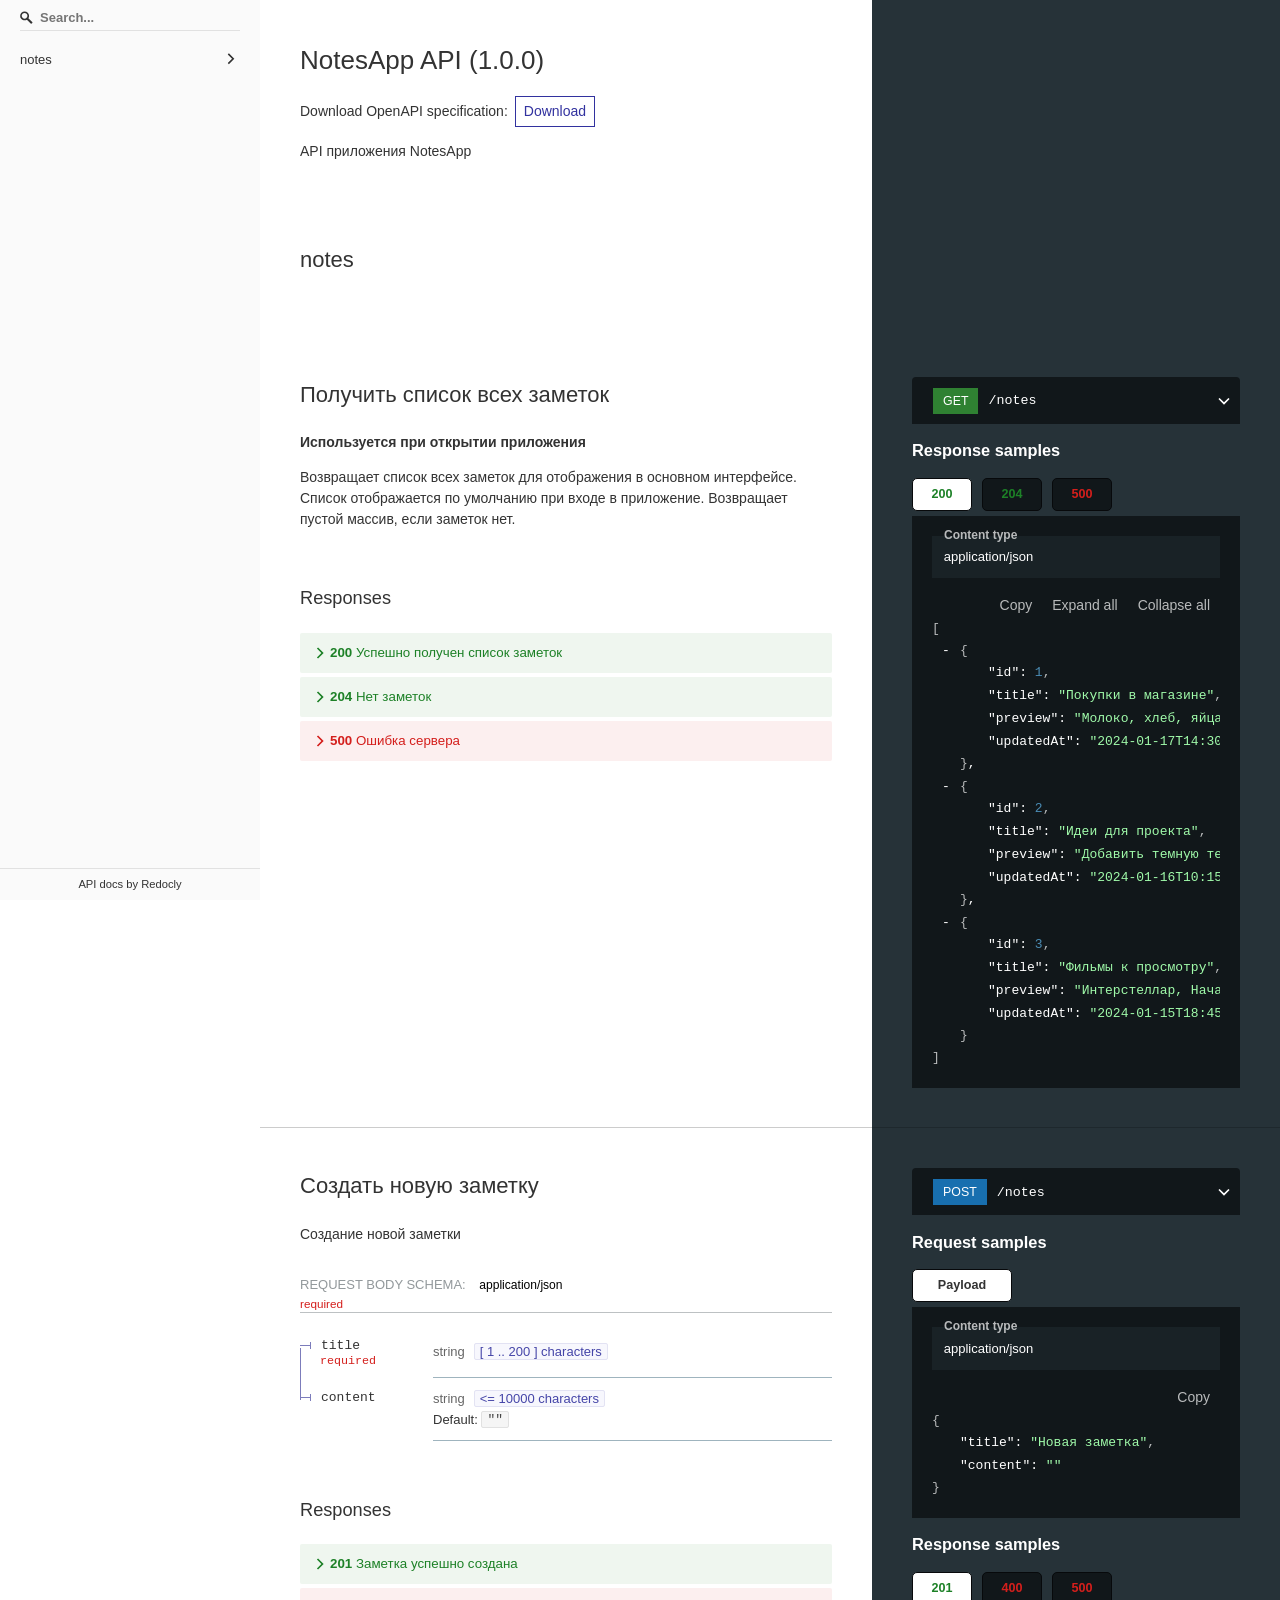
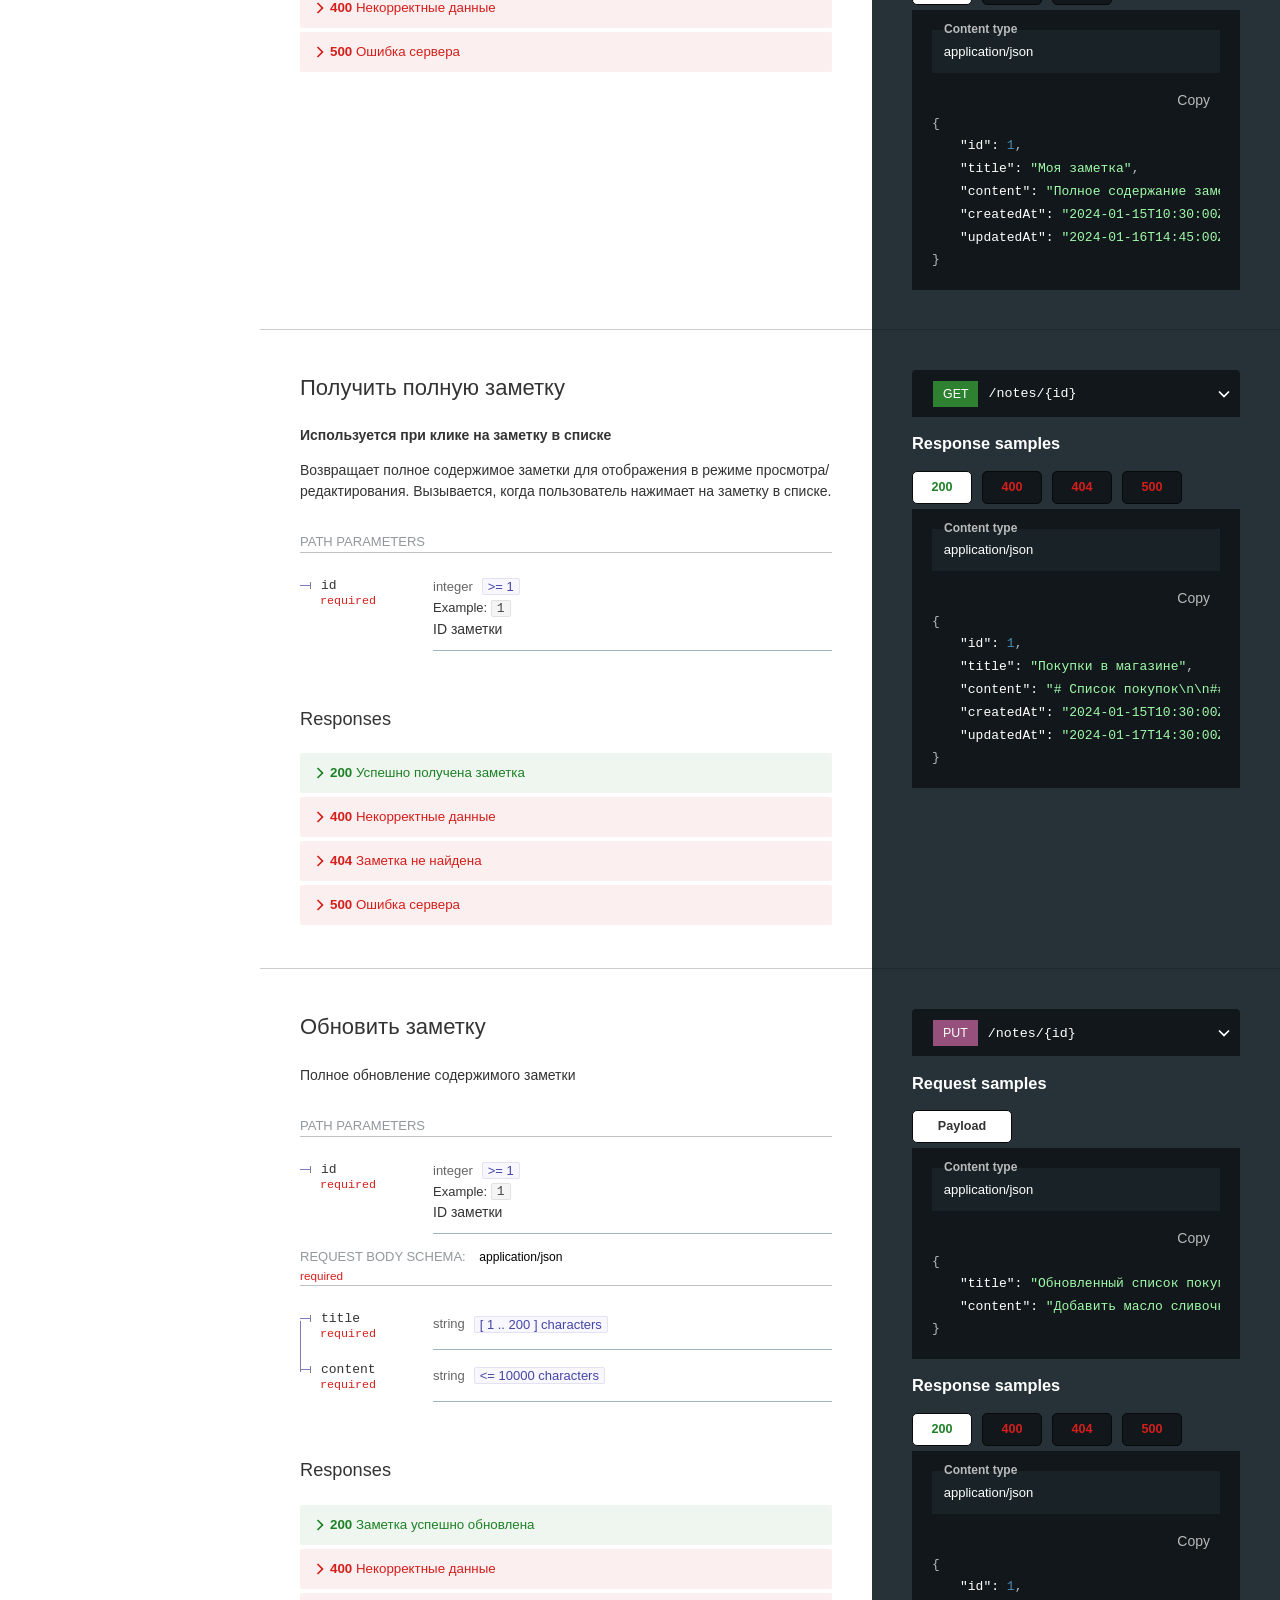
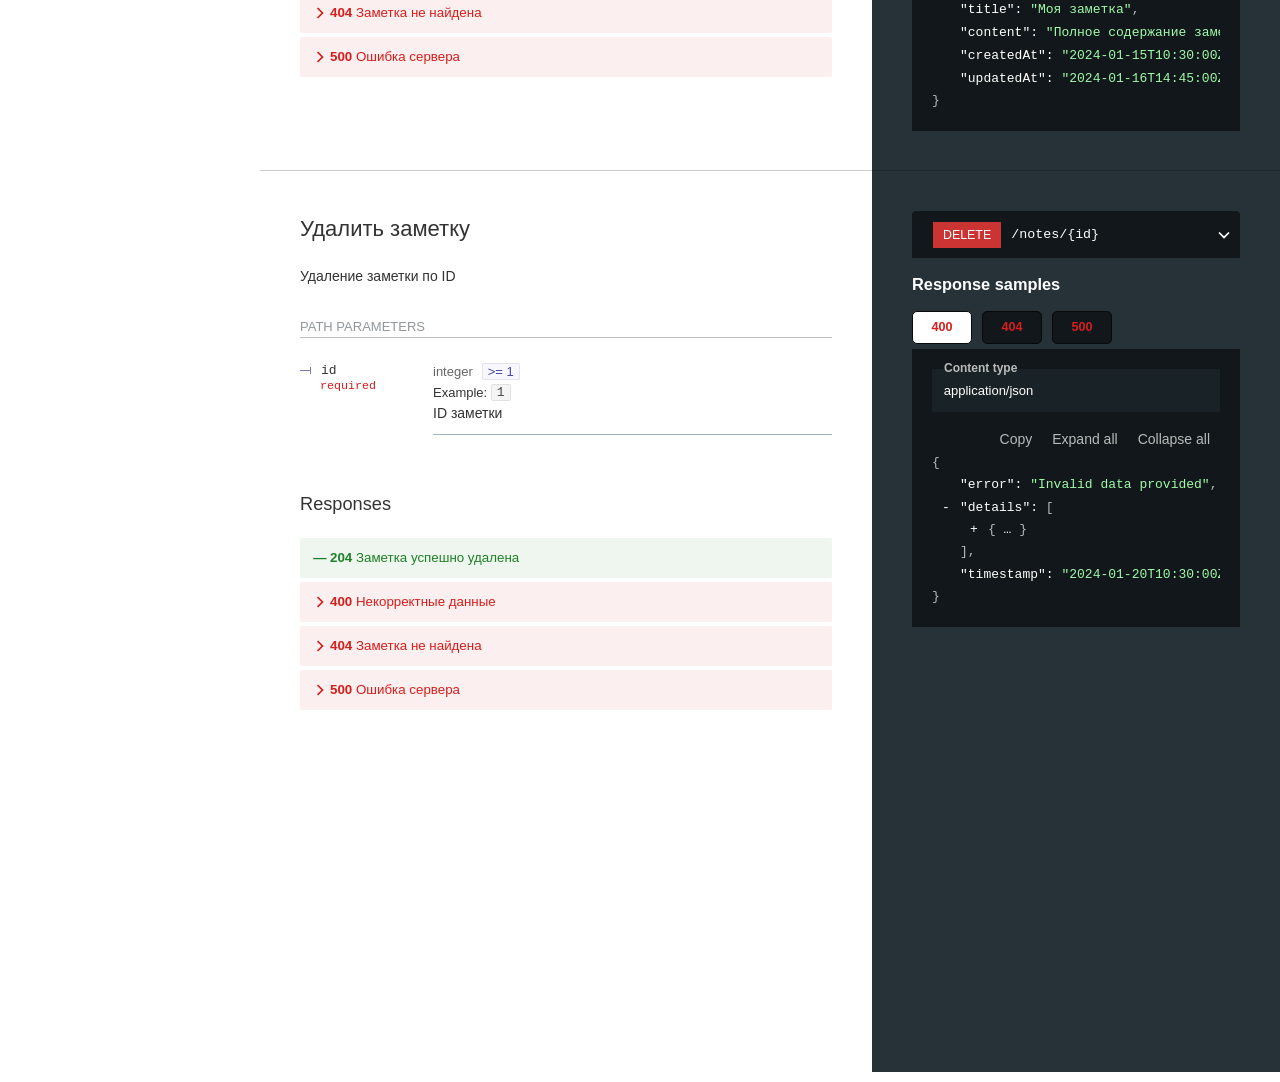
<file: api/redoc-api/redoc-07978949.html>
<!DOCTYPE html>
<html lang="en">

<head>
  <meta charset="UTF-8">
  <title>Redoc</title>
  <link rel="stylesheet" type="text/css" id="slate-css" media="none" href="../../assets/stylesheets/redark.css" />
  <script src="../../assets/javascripts/redark.js" charset="UTF-8"> </script>
  <style>
    body {
      margin: 0;
      padding: 0;
    }
  </style>
</head>

<body style="background: ;">
  <div id="redoc-container"></div>
  <script src="../../assets/javascripts/redoc.standalone.js" charset="UTF-8"> </script>
  <script>
    const openapi_spec_url = "../openapi.yml";

    window.onload = function () {
      const parent_scheme = parent.scheme
      if (parent_scheme === "slate") {
        enable_dark_mode();
      } else {
        disable_dark_mode();
      }
    }

    enable_dark_mode = function(){
      document.getElementById("slate-css").media = ""
      Redoc.init(
        openapi_spec_url,
        { theme: redark },
        document.getElementById('redoc-container'),
      );
    }

    disable_dark_mode = function(){
      document.getElementById("slate-css").media = "none"
      Redoc.init(
        openapi_spec_url,
        {},
        document.getElementById('redoc-container'),
      );
    }
  </script>
</body>

</html>
</file>
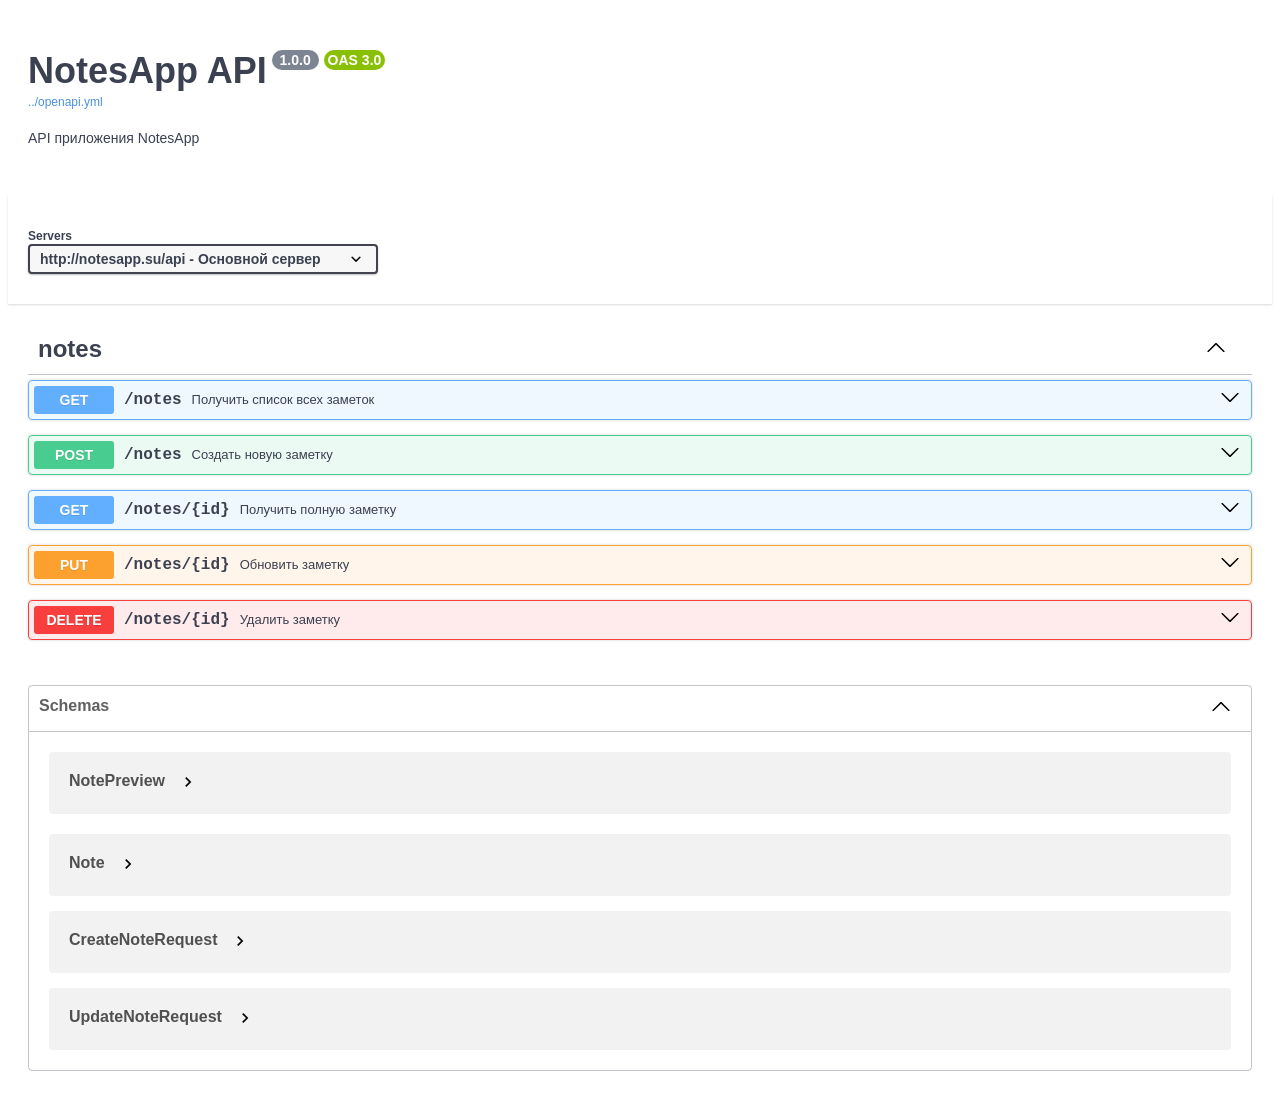
<file: api/swagger-api/swagger-39518cd5.html>
<!DOCTYPE html>
<html lang="en">

<head>
  <meta charset="UTF-8">
  <title>Swagger UI</title>
  <link rel="stylesheet" type="text/css" href="../../assets/stylesheets/swagger-ui.css" />
  
</head>

<body style="overflow:hidden;">
  <div id="swagger-ui"></div>
  <script src="../../assets/javascripts/swagger-ui-bundle.js" charset="UTF-8"> </script>
  <script src="../../assets/javascripts/swagger-ui-standalone-preset.js" charset="UTF-8"> </script>
  <script>
    window.onload = function () {
      
        var url = "../openapi.yml";
        
      
      window.ui = SwaggerUIBundle({
        dom_id: "#swagger-ui",
        onComplete: onComplete,
        presets: [
          SwaggerUIBundle.presets.apis,
          SwaggerUIStandalonePreset
        ],
        
        url,
        
        
        "oauth2RedirectUrl": new URL("../../assets/swagger-ui/oauth2-redirect.html",window.location.href).href,
        
        "validatorUrl": "none",
        
    "docExpansion": "list",
    "filter": false,
    "tryItOutEnabled": false,
    "supportedSubmitMethods": [
        "get",
        "put",
        "post",
        "delete",
        "options",
        "head",
        "patch",
        "trace"
    ],
    "validatorUrl": "none",
    "extra_css": [],
    "dark_scheme_name": "slate",
    "filter_files": [],
    "syntaxHighlight.theme": "agate"

      })

      

      if (parent.__init_is_dark_mode) {
          enable_dark_mode();
      }
    }

    enable_dark_mode = function(){
      document.documentElement.classList.add("dark-mode");
    }

    disable_dark_mode = function(){
      document.documentElement.classList.remove("dark-mode");
    }

    const resize_ob = new ResizeObserver(function(entries) {
      parent.update_swagger_ui_iframe_height("39518cd5");
    });

    // start observing for resizing
    resize_ob.observe(document.querySelector("body"));

    // authorize modal position
    var modal_top = 0;

    const mutation_ob = new MutationObserver(function (mutations) {
      if(mutations && mutations[0].addedNodes && mutations[0].addedNodes.length > 0){
        update_modal_top()
      }
    });

    onComplete = function(){
      // start observing for auth-wrapper after Swagger UI loaded
      const div = document.querySelector("div.auth-wrapper");
      if(div){
        mutation_ob.observe(div, {
          childList: true,
        });
      }
    }

    update_top_val = function(top){
      modal_top = top
      update_modal_top()
    }

    update_modal_top = function(){
      let modal_list = document.getElementsByClassName('modal-ux')
      if(modal_list.length > 0){
        let modal = modal_list.item(0)
        const modal_height = modal.offsetHeight
        const padding = 60
        min = parseInt(modal_height/2 + padding)
        max = document.body.scrollHeight - min + padding
        if (modal_top < min) {
          modal.style.top = `${min}px`
        } else if (modal_top > max) {
          modal.style.top = `${max}px`
        } else {
          modal.style.top = `${modal_top}px`
        }
      }
    }
  </script>
</body>

</html>
</file>
<file: assets/stylesheets/redark.css>
/* Source: https://github.com/dilanx/redark */

body {
  background-color: #1e2129;
}
  
.react-tabs__tab--selected {
  border: none !important;
  background-color: #3f3f46 !important;
}

:root {
  color-scheme: dark;
}
</file>
<file: assets/stylesheets/swagger-ui.css>
.swagger-ui{color:#3b4151;font-family:sans-serif}.swagger-ui html{line-height:1.15;-ms-text-size-adjust:100%;-webkit-text-size-adjust:100%}.swagger-ui body{margin:0}.swagger-ui article,.swagger-ui aside,.swagger-ui footer,.swagger-ui header,.swagger-ui nav,.swagger-ui section{display:block}.swagger-ui h1{font-size:2em;margin:.67em 0}.swagger-ui figcaption,.swagger-ui figure,.swagger-ui main{display:block}.swagger-ui figure{margin:1em 40px}.swagger-ui hr{box-sizing:content-box;height:0;overflow:visible}.swagger-ui pre{font-family:monospace,monospace;font-size:1em}.swagger-ui a{background-color:transparent;-webkit-text-decoration-skip:objects}.swagger-ui abbr[title]{border-bottom:none;text-decoration:underline;-webkit-text-decoration:underline dotted;text-decoration:underline dotted}.swagger-ui b,.swagger-ui strong{font-weight:inherit;font-weight:bolder}.swagger-ui code,.swagger-ui kbd,.swagger-ui samp{font-family:monospace,monospace;font-size:1em}.swagger-ui dfn{font-style:italic}.swagger-ui mark{background-color:#ff0;color:#000}.swagger-ui small{font-size:80%}.swagger-ui sub,.swagger-ui sup{font-size:75%;line-height:0;position:relative;vertical-align:baseline}.swagger-ui sub{bottom:-.25em}.swagger-ui sup{top:-.5em}.swagger-ui audio,.swagger-ui video{display:inline-block}.swagger-ui audio:not([controls]){display:none;height:0}.swagger-ui img{border-style:none}.swagger-ui svg:not(:root){overflow:hidden}.swagger-ui button,.swagger-ui input,.swagger-ui optgroup,.swagger-ui select,.swagger-ui textarea{font-family:sans-serif;font-size:100%;line-height:1.15;margin:0}.swagger-ui button,.swagger-ui input{overflow:visible}.swagger-ui button,.swagger-ui select{text-transform:none}.swagger-ui [type=reset],.swagger-ui [type=submit],.swagger-ui button,.swagger-ui html [type=button]{-webkit-appearance:button}.swagger-ui [type=button]::-moz-focus-inner,.swagger-ui [type=reset]::-moz-focus-inner,.swagger-ui [type=submit]::-moz-focus-inner,.swagger-ui button::-moz-focus-inner{border-style:none;padding:0}.swagger-ui [type=button]:-moz-focusring,.swagger-ui [type=reset]:-moz-focusring,.swagger-ui [type=submit]:-moz-focusring,.swagger-ui button:-moz-focusring{outline:1px dotted ButtonText}.swagger-ui fieldset{padding:.35em .75em .625em}.swagger-ui legend{box-sizing:border-box;color:inherit;display:table;max-width:100%;padding:0;white-space:normal}.swagger-ui progress{display:inline-block;vertical-align:baseline}.swagger-ui textarea{overflow:auto}.swagger-ui [type=checkbox],.swagger-ui [type=radio]{box-sizing:border-box;padding:0}.swagger-ui [type=number]::-webkit-inner-spin-button,.swagger-ui [type=number]::-webkit-outer-spin-button{height:auto}.swagger-ui [type=search]{-webkit-appearance:textfield;outline-offset:-2px}.swagger-ui [type=search]::-webkit-search-cancel-button,.swagger-ui [type=search]::-webkit-search-decoration{-webkit-appearance:none}.swagger-ui ::-webkit-file-upload-button{-webkit-appearance:button;font:inherit}.swagger-ui details,.swagger-ui menu{display:block}.swagger-ui summary{display:list-item}.swagger-ui canvas{display:inline-block}.swagger-ui [hidden],.swagger-ui template{display:none}.swagger-ui .debug *{outline:1px solid gold}.swagger-ui .debug-white *{outline:1px solid #fff}.swagger-ui .debug-black *{outline:1px solid #000}.swagger-ui .debug-grid{background:transparent url([data-uri]) repeat 0 0}.swagger-ui .debug-grid-16{background:transparent url([data-uri]) repeat 0 0}.swagger-ui .debug-grid-8-solid{background:#fff url([data-uri]) repeat 0 0}.swagger-ui .debug-grid-16-solid{background:#fff url([data-uri]) repeat 0 0}.swagger-ui .border-box,.swagger-ui a,.swagger-ui article,.swagger-ui body,.swagger-ui code,.swagger-ui dd,.swagger-ui div,.swagger-ui dl,.swagger-ui dt,.swagger-ui fieldset,.swagger-ui footer,.swagger-ui form,.swagger-ui h1,.swagger-ui h2,.swagger-ui h3,.swagger-ui h4,.swagger-ui h5,.swagger-ui h6,.swagger-ui header,.swagger-ui html,.swagger-ui input[type=email],.swagger-ui input[type=number],.swagger-ui input[type=password],.swagger-ui input[type=tel],.swagger-ui input[type=text],.swagger-ui input[type=url],.swagger-ui legend,.swagger-ui li,.swagger-ui main,.swagger-ui ol,.swagger-ui p,.swagger-ui pre,.swagger-ui section,.swagger-ui table,.swagger-ui td,.swagger-ui textarea,.swagger-ui th,.swagger-ui tr,.swagger-ui ul{box-sizing:border-box}.swagger-ui .aspect-ratio{height:0;position:relative}.swagger-ui .aspect-ratio--16x9{padding-bottom:56.25%}.swagger-ui .aspect-ratio--9x16{padding-bottom:177.77%}.swagger-ui .aspect-ratio--4x3{padding-bottom:75%}.swagger-ui .aspect-ratio--3x4{padding-bottom:133.33%}.swagger-ui .aspect-ratio--6x4{padding-bottom:66.6%}.swagger-ui .aspect-ratio--4x6{padding-bottom:150%}.swagger-ui .aspect-ratio--8x5{padding-bottom:62.5%}.swagger-ui .aspect-ratio--5x8{padding-bottom:160%}.swagger-ui .aspect-ratio--7x5{padding-bottom:71.42%}.swagger-ui .aspect-ratio--5x7{padding-bottom:140%}.swagger-ui .aspect-ratio--1x1{padding-bottom:100%}.swagger-ui .aspect-ratio--object{bottom:0;height:100%;left:0;position:absolute;right:0;top:0;width:100%;z-index:100}@media screen and (min-width:30em){.swagger-ui .aspect-ratio-ns{height:0;position:relative}.swagger-ui .aspect-ratio--16x9-ns{padding-bottom:56.25%}.swagger-ui .aspect-ratio--9x16-ns{padding-bottom:177.77%}.swagger-ui .aspect-ratio--4x3-ns{padding-bottom:75%}.swagger-ui .aspect-ratio--3x4-ns{padding-bottom:133.33%}.swagger-ui .aspect-ratio--6x4-ns{padding-bottom:66.6%}.swagger-ui .aspect-ratio--4x6-ns{padding-bottom:150%}.swagger-ui .aspect-ratio--8x5-ns{padding-bottom:62.5%}.swagger-ui .aspect-ratio--5x8-ns{padding-bottom:160%}.swagger-ui .aspect-ratio--7x5-ns{padding-bottom:71.42%}.swagger-ui .aspect-ratio--5x7-ns{padding-bottom:140%}.swagger-ui .aspect-ratio--1x1-ns{padding-bottom:100%}.swagger-ui .aspect-ratio--object-ns{bottom:0;height:100%;left:0;position:absolute;right:0;top:0;width:100%;z-index:100}}@media screen and (min-width:30em)and (max-width:60em){.swagger-ui .aspect-ratio-m{height:0;position:relative}.swagger-ui .aspect-ratio--16x9-m{padding-bottom:56.25%}.swagger-ui .aspect-ratio--9x16-m{padding-bottom:177.77%}.swagger-ui .aspect-ratio--4x3-m{padding-bottom:75%}.swagger-ui .aspect-ratio--3x4-m{padding-bottom:133.33%}.swagger-ui .aspect-ratio--6x4-m{padding-bottom:66.6%}.swagger-ui .aspect-ratio--4x6-m{padding-bottom:150%}.swagger-ui .aspect-ratio--8x5-m{padding-bottom:62.5%}.swagger-ui .aspect-ratio--5x8-m{padding-bottom:160%}.swagger-ui .aspect-ratio--7x5-m{padding-bottom:71.42%}.swagger-ui .aspect-ratio--5x7-m{padding-bottom:140%}.swagger-ui .aspect-ratio--1x1-m{padding-bottom:100%}.swagger-ui .aspect-ratio--object-m{bottom:0;height:100%;left:0;position:absolute;right:0;top:0;width:100%;z-index:100}}@media screen and (min-width:60em){.swagger-ui .aspect-ratio-l{height:0;position:relative}.swagger-ui .aspect-ratio--16x9-l{padding-bottom:56.25%}.swagger-ui .aspect-ratio--9x16-l{padding-bottom:177.77%}.swagger-ui .aspect-ratio--4x3-l{padding-bottom:75%}.swagger-ui .aspect-ratio--3x4-l{padding-bottom:133.33%}.swagger-ui .aspect-ratio--6x4-l{padding-bottom:66.6%}.swagger-ui .aspect-ratio--4x6-l{padding-bottom:150%}.swagger-ui .aspect-ratio--8x5-l{padding-bottom:62.5%}.swagger-ui .aspect-ratio--5x8-l{padding-bottom:160%}.swagger-ui .aspect-ratio--7x5-l{padding-bottom:71.42%}.swagger-ui .aspect-ratio--5x7-l{padding-bottom:140%}.swagger-ui .aspect-ratio--1x1-l{padding-bottom:100%}.swagger-ui .aspect-ratio--object-l{bottom:0;height:100%;left:0;position:absolute;right:0;top:0;width:100%;z-index:100}}.swagger-ui img{max-width:100%}.swagger-ui .cover{background-size:cover!important}.swagger-ui .contain{background-size:contain!important}@media screen and (min-width:30em){.swagger-ui .cover-ns{background-size:cover!important}.swagger-ui .contain-ns{background-size:contain!important}}@media screen and (min-width:30em)and (max-width:60em){.swagger-ui .cover-m{background-size:cover!important}.swagger-ui .contain-m{background-size:contain!important}}@media screen and (min-width:60em){.swagger-ui .cover-l{background-size:cover!important}.swagger-ui .contain-l{background-size:contain!important}}.swagger-ui .bg-center{background-position:50%;background-repeat:no-repeat}.swagger-ui .bg-top{background-position:top;background-repeat:no-repeat}.swagger-ui .bg-right{background-position:100%;background-repeat:no-repeat}.swagger-ui .bg-bottom{background-position:bottom;background-repeat:no-repeat}.swagger-ui .bg-left{background-position:0;background-repeat:no-repeat}@media screen and (min-width:30em){.swagger-ui .bg-center-ns{background-position:50%;background-repeat:no-repeat}.swagger-ui .bg-top-ns{background-position:top;background-repeat:no-repeat}.swagger-ui .bg-right-ns{background-position:100%;background-repeat:no-repeat}.swagger-ui .bg-bottom-ns{background-position:bottom;background-repeat:no-repeat}.swagger-ui .bg-left-ns{background-position:0;background-repeat:no-repeat}}@media screen and (min-width:30em)and (max-width:60em){.swagger-ui .bg-center-m{background-position:50%;background-repeat:no-repeat}.swagger-ui .bg-top-m{background-position:top;background-repeat:no-repeat}.swagger-ui .bg-right-m{background-position:100%;background-repeat:no-repeat}.swagger-ui .bg-bottom-m{background-position:bottom;background-repeat:no-repeat}.swagger-ui .bg-left-m{background-position:0;background-repeat:no-repeat}}@media screen and (min-width:60em){.swagger-ui .bg-center-l{background-position:50%;background-repeat:no-repeat}.swagger-ui .bg-top-l{background-position:top;background-repeat:no-repeat}.swagger-ui .bg-right-l{background-position:100%;background-repeat:no-repeat}.swagger-ui .bg-bottom-l{background-position:bottom;background-repeat:no-repeat}.swagger-ui .bg-left-l{background-position:0;background-repeat:no-repeat}}.swagger-ui .outline{outline:1px solid}.swagger-ui .outline-transparent{outline:1px solid transparent}.swagger-ui .outline-0{outline:0}@media screen and (min-width:30em){.swagger-ui .outline-ns{outline:1px solid}.swagger-ui .outline-transparent-ns{outline:1px solid transparent}.swagger-ui .outline-0-ns{outline:0}}@media screen and (min-width:30em)and (max-width:60em){.swagger-ui .outline-m{outline:1px solid}.swagger-ui .outline-transparent-m{outline:1px solid transparent}.swagger-ui .outline-0-m{outline:0}}@media screen and (min-width:60em){.swagger-ui .outline-l{outline:1px solid}.swagger-ui .outline-transparent-l{outline:1px solid transparent}.swagger-ui .outline-0-l{outline:0}}.swagger-ui .ba{border-style:solid;border-width:1px}.swagger-ui .bt{border-top-style:solid;border-top-width:1px}.swagger-ui .br{border-right-style:solid;border-right-width:1px}.swagger-ui .bb{border-bottom-style:solid;border-bottom-width:1px}.swagger-ui .bl{border-left-style:solid;border-left-width:1px}.swagger-ui .bn{border-style:none;border-width:0}@media screen and (min-width:30em){.swagger-ui .ba-ns{border-style:solid;border-width:1px}.swagger-ui .bt-ns{border-top-style:solid;border-top-width:1px}.swagger-ui .br-ns{border-right-style:solid;border-right-width:1px}.swagger-ui .bb-ns{border-bottom-style:solid;border-bottom-width:1px}.swagger-ui .bl-ns{border-left-style:solid;border-left-width:1px}.swagger-ui .bn-ns{border-style:none;border-width:0}}@media screen and (min-width:30em)and (max-width:60em){.swagger-ui .ba-m{border-style:solid;border-width:1px}.swagger-ui .bt-m{border-top-style:solid;border-top-width:1px}.swagger-ui .br-m{border-right-style:solid;border-right-width:1px}.swagger-ui .bb-m{border-bottom-style:solid;border-bottom-width:1px}.swagger-ui .bl-m{border-left-style:solid;border-left-width:1px}.swagger-ui .bn-m{border-style:none;border-width:0}}@media screen and (min-width:60em){.swagger-ui .ba-l{border-style:solid;border-width:1px}.swagger-ui .bt-l{border-top-style:solid;border-top-width:1px}.swagger-ui .br-l{border-right-style:solid;border-right-width:1px}.swagger-ui .bb-l{border-bottom-style:solid;border-bottom-width:1px}.swagger-ui .bl-l{border-left-style:solid;border-left-width:1px}.swagger-ui .bn-l{border-style:none;border-width:0}}.swagger-ui .b--black{border-color:#000}.swagger-ui .b--near-black{border-color:#111}.swagger-ui .b--dark-gray{border-color:#333}.swagger-ui .b--mid-gray{border-color:#555}.swagger-ui .b--gray{border-color:#777}.swagger-ui .b--silver{border-color:#999}.swagger-ui .b--light-silver{border-color:#aaa}.swagger-ui .b--moon-gray{border-color:#ccc}.swagger-ui .b--light-gray{border-color:#eee}.swagger-ui .b--near-white{border-color:#f4f4f4}.swagger-ui .b--white{border-color:#fff}.swagger-ui .b--white-90{border-color:hsla(0,0%,100%,.9)}.swagger-ui .b--white-80{border-color:hsla(0,0%,100%,.8)}.swagger-ui .b--white-70{border-color:hsla(0,0%,100%,.7)}.swagger-ui .b--white-60{border-color:hsla(0,0%,100%,.6)}.swagger-ui .b--white-50{border-color:hsla(0,0%,100%,.5)}.swagger-ui .b--white-40{border-color:hsla(0,0%,100%,.4)}.swagger-ui .b--white-30{border-color:hsla(0,0%,100%,.3)}.swagger-ui .b--white-20{border-color:hsla(0,0%,100%,.2)}.swagger-ui .b--white-10{border-color:hsla(0,0%,100%,.1)}.swagger-ui .b--white-05{border-color:hsla(0,0%,100%,.05)}.swagger-ui .b--white-025{border-color:hsla(0,0%,100%,.025)}.swagger-ui .b--white-0125{border-color:hsla(0,0%,100%,.013)}.swagger-ui .b--black-90{border-color:rgba(0,0,0,.9)}.swagger-ui .b--black-80{border-color:rgba(0,0,0,.8)}.swagger-ui .b--black-70{border-color:rgba(0,0,0,.7)}.swagger-ui .b--black-60{border-color:rgba(0,0,0,.6)}.swagger-ui .b--black-50{border-color:rgba(0,0,0,.5)}.swagger-ui .b--black-40{border-color:rgba(0,0,0,.4)}.swagger-ui .b--black-30{border-color:rgba(0,0,0,.3)}.swagger-ui .b--black-20{border-color:rgba(0,0,0,.2)}.swagger-ui .b--black-10{border-color:rgba(0,0,0,.1)}.swagger-ui .b--black-05{border-color:rgba(0,0,0,.05)}.swagger-ui .b--black-025{border-color:rgba(0,0,0,.025)}.swagger-ui .b--black-0125{border-color:rgba(0,0,0,.013)}.swagger-ui .b--dark-red{border-color:#e7040f}.swagger-ui .b--red{border-color:#ff4136}.swagger-ui .b--light-red{border-color:#ff725c}.swagger-ui .b--orange{border-color:#ff6300}.swagger-ui .b--gold{border-color:#ffb700}.swagger-ui .b--yellow{border-color:gold}.swagger-ui .b--light-yellow{border-color:#fbf1a9}.swagger-ui .b--purple{border-color:#5e2ca5}.swagger-ui .b--light-purple{border-color:#a463f2}.swagger-ui .b--dark-pink{border-color:#d5008f}.swagger-ui .b--hot-pink{border-color:#ff41b4}.swagger-ui .b--pink{border-color:#ff80cc}.swagger-ui .b--light-pink{border-color:#ffa3d7}.swagger-ui .b--dark-green{border-color:#137752}.swagger-ui .b--green{border-color:#19a974}.swagger-ui .b--light-green{border-color:#9eebcf}.swagger-ui .b--navy{border-color:#001b44}.swagger-ui .b--dark-blue{border-color:#00449e}.swagger-ui .b--blue{border-color:#357edd}.swagger-ui .b--light-blue{border-color:#96ccff}.swagger-ui .b--lightest-blue{border-color:#cdecff}.swagger-ui .b--washed-blue{border-color:#f6fffe}.swagger-ui .b--washed-green{border-color:#e8fdf5}.swagger-ui .b--washed-yellow{border-color:#fffceb}.swagger-ui .b--washed-red{border-color:#ffdfdf}.swagger-ui .b--transparent{border-color:transparent}.swagger-ui .b--inherit{border-color:inherit}.swagger-ui .br0{border-radius:0}.swagger-ui .br1{border-radius:.125rem}.swagger-ui .br2{border-radius:.25rem}.swagger-ui .br3{border-radius:.5rem}.swagger-ui .br4{border-radius:1rem}.swagger-ui .br-100{border-radius:100%}.swagger-ui .br-pill{border-radius:9999px}.swagger-ui .br--bottom{border-top-left-radius:0;border-top-right-radius:0}.swagger-ui .br--top{border-bottom-left-radius:0;border-bottom-right-radius:0}.swagger-ui .br--right{border-bottom-left-radius:0;border-top-left-radius:0}.swagger-ui .br--left{border-bottom-right-radius:0;border-top-right-radius:0}@media screen and (min-width:30em){.swagger-ui .br0-ns{border-radius:0}.swagger-ui .br1-ns{border-radius:.125rem}.swagger-ui .br2-ns{border-radius:.25rem}.swagger-ui .br3-ns{border-radius:.5rem}.swagger-ui .br4-ns{border-radius:1rem}.swagger-ui .br-100-ns{border-radius:100%}.swagger-ui .br-pill-ns{border-radius:9999px}.swagger-ui .br--bottom-ns{border-top-left-radius:0;border-top-right-radius:0}.swagger-ui .br--top-ns{border-bottom-left-radius:0;border-bottom-right-radius:0}.swagger-ui .br--right-ns{border-bottom-left-radius:0;border-top-left-radius:0}.swagger-ui .br--left-ns{border-bottom-right-radius:0;border-top-right-radius:0}}@media screen and (min-width:30em)and (max-width:60em){.swagger-ui .br0-m{border-radius:0}.swagger-ui .br1-m{border-radius:.125rem}.swagger-ui .br2-m{border-radius:.25rem}.swagger-ui .br3-m{border-radius:.5rem}.swagger-ui .br4-m{border-radius:1rem}.swagger-ui .br-100-m{border-radius:100%}.swagger-ui .br-pill-m{border-radius:9999px}.swagger-ui .br--bottom-m{border-top-left-radius:0;border-top-right-radius:0}.swagger-ui .br--top-m{border-bottom-left-radius:0;border-bottom-right-radius:0}.swagger-ui .br--right-m{border-bottom-left-radius:0;border-top-left-radius:0}.swagger-ui .br--left-m{border-bottom-right-radius:0;border-top-right-radius:0}}@media screen and (min-width:60em){.swagger-ui .br0-l{border-radius:0}.swagger-ui .br1-l{border-radius:.125rem}.swagger-ui .br2-l{border-radius:.25rem}.swagger-ui .br3-l{border-radius:.5rem}.swagger-ui .br4-l{border-radius:1rem}.swagger-ui .br-100-l{border-radius:100%}.swagger-ui .br-pill-l{border-radius:9999px}.swagger-ui .br--bottom-l{border-top-left-radius:0;border-top-right-radius:0}.swagger-ui .br--top-l{border-bottom-left-radius:0;border-bottom-right-radius:0}.swagger-ui .br--right-l{border-bottom-left-radius:0;border-top-left-radius:0}.swagger-ui .br--left-l{border-bottom-right-radius:0;border-top-right-radius:0}}.swagger-ui .b--dotted{border-style:dotted}.swagger-ui .b--dashed{border-style:dashed}.swagger-ui .b--solid{border-style:solid}.swagger-ui .b--none{border-style:none}@media screen and (min-width:30em){.swagger-ui .b--dotted-ns{border-style:dotted}.swagger-ui .b--dashed-ns{border-style:dashed}.swagger-ui .b--solid-ns{border-style:solid}.swagger-ui .b--none-ns{border-style:none}}@media screen and (min-width:30em)and (max-width:60em){.swagger-ui .b--dotted-m{border-style:dotted}.swagger-ui .b--dashed-m{border-style:dashed}.swagger-ui .b--solid-m{border-style:solid}.swagger-ui .b--none-m{border-style:none}}@media screen and (min-width:60em){.swagger-ui .b--dotted-l{border-style:dotted}.swagger-ui .b--dashed-l{border-style:dashed}.swagger-ui .b--solid-l{border-style:solid}.swagger-ui .b--none-l{border-style:none}}.swagger-ui .bw0{border-width:0}.swagger-ui .bw1{border-width:.125rem}.swagger-ui .bw2{border-width:.25rem}.swagger-ui .bw3{border-width:.5rem}.swagger-ui .bw4{border-width:1rem}.swagger-ui .bw5{border-width:2rem}.swagger-ui .bt-0{border-top-width:0}.swagger-ui .br-0{border-right-width:0}.swagger-ui .bb-0{border-bottom-width:0}.swagger-ui .bl-0{border-left-width:0}@media screen and (min-width:30em){.swagger-ui .bw0-ns{border-width:0}.swagger-ui .bw1-ns{border-width:.125rem}.swagger-ui .bw2-ns{border-width:.25rem}.swagger-ui .bw3-ns{border-width:.5rem}.swagger-ui .bw4-ns{border-width:1rem}.swagger-ui .bw5-ns{border-width:2rem}.swagger-ui .bt-0-ns{border-top-width:0}.swagger-ui .br-0-ns{border-right-width:0}.swagger-ui .bb-0-ns{border-bottom-width:0}.swagger-ui .bl-0-ns{border-left-width:0}}@media screen and (min-width:30em)and (max-width:60em){.swagger-ui .bw0-m{border-width:0}.swagger-ui .bw1-m{border-width:.125rem}.swagger-ui .bw2-m{border-width:.25rem}.swagger-ui .bw3-m{border-width:.5rem}.swagger-ui .bw4-m{border-width:1rem}.swagger-ui .bw5-m{border-width:2rem}.swagger-ui .bt-0-m{border-top-width:0}.swagger-ui .br-0-m{border-right-width:0}.swagger-ui .bb-0-m{border-bottom-width:0}.swagger-ui .bl-0-m{border-left-width:0}}@media screen and (min-width:60em){.swagger-ui .bw0-l{border-width:0}.swagger-ui .bw1-l{border-width:.125rem}.swagger-ui .bw2-l{border-width:.25rem}.swagger-ui .bw3-l{border-width:.5rem}.swagger-ui .bw4-l{border-width:1rem}.swagger-ui .bw5-l{border-width:2rem}.swagger-ui .bt-0-l{border-top-width:0}.swagger-ui .br-0-l{border-right-width:0}.swagger-ui .bb-0-l{border-bottom-width:0}.swagger-ui .bl-0-l{border-left-width:0}}.swagger-ui .shadow-1{box-shadow:0 0 4px 2px rgba(0,0,0,.2)}.swagger-ui .shadow-2{box-shadow:0 0 8px 2px rgba(0,0,0,.2)}.swagger-ui .shadow-3{box-shadow:2px 2px 4px 2px rgba(0,0,0,.2)}.swagger-ui .shadow-4{box-shadow:2px 2px 8px 0 rgba(0,0,0,.2)}.swagger-ui .shadow-5{box-shadow:4px 4px 8px 0 rgba(0,0,0,.2)}@media screen and (min-width:30em){.swagger-ui .shadow-1-ns{box-shadow:0 0 4px 2px rgba(0,0,0,.2)}.swagger-ui .shadow-2-ns{box-shadow:0 0 8px 2px rgba(0,0,0,.2)}.swagger-ui .shadow-3-ns{box-shadow:2px 2px 4px 2px rgba(0,0,0,.2)}.swagger-ui .shadow-4-ns{box-shadow:2px 2px 8px 0 rgba(0,0,0,.2)}.swagger-ui .shadow-5-ns{box-shadow:4px 4px 8px 0 rgba(0,0,0,.2)}}@media screen and (min-width:30em)and (max-width:60em){.swagger-ui .shadow-1-m{box-shadow:0 0 4px 2px rgba(0,0,0,.2)}.swagger-ui .shadow-2-m{box-shadow:0 0 8px 2px rgba(0,0,0,.2)}.swagger-ui .shadow-3-m{box-shadow:2px 2px 4px 2px rgba(0,0,0,.2)}.swagger-ui .shadow-4-m{box-shadow:2px 2px 8px 0 rgba(0,0,0,.2)}.swagger-ui .shadow-5-m{box-shadow:4px 4px 8px 0 rgba(0,0,0,.2)}}@media screen and (min-width:60em){.swagger-ui .shadow-1-l{box-shadow:0 0 4px 2px rgba(0,0,0,.2)}.swagger-ui .shadow-2-l{box-shadow:0 0 8px 2px rgba(0,0,0,.2)}.swagger-ui .shadow-3-l{box-shadow:2px 2px 4px 2px rgba(0,0,0,.2)}.swagger-ui .shadow-4-l{box-shadow:2px 2px 8px 0 rgba(0,0,0,.2)}.swagger-ui .shadow-5-l{box-shadow:4px 4px 8px 0 rgba(0,0,0,.2)}}.swagger-ui .pre{overflow-x:auto;overflow-y:hidden;overflow:scroll}.swagger-ui .top-0{top:0}.swagger-ui .right-0{right:0}.swagger-ui .bottom-0{bottom:0}.swagger-ui .left-0{left:0}.swagger-ui .top-1{top:1rem}.swagger-ui .right-1{right:1rem}.swagger-ui .bottom-1{bottom:1rem}.swagger-ui .left-1{left:1rem}.swagger-ui .top-2{top:2rem}.swagger-ui .right-2{right:2rem}.swagger-ui .bottom-2{bottom:2rem}.swagger-ui .left-2{left:2rem}.swagger-ui .top--1{top:-1rem}.swagger-ui .right--1{right:-1rem}.swagger-ui .bottom--1{bottom:-1rem}.swagger-ui .left--1{left:-1rem}.swagger-ui .top--2{top:-2rem}.swagger-ui .right--2{right:-2rem}.swagger-ui .bottom--2{bottom:-2rem}.swagger-ui .left--2{left:-2rem}.swagger-ui .absolute--fill{bottom:0;left:0;right:0;top:0}@media screen and (min-width:30em){.swagger-ui .top-0-ns{top:0}.swagger-ui .left-0-ns{left:0}.swagger-ui .right-0-ns{right:0}.swagger-ui .bottom-0-ns{bottom:0}.swagger-ui .top-1-ns{top:1rem}.swagger-ui .left-1-ns{left:1rem}.swagger-ui .right-1-ns{right:1rem}.swagger-ui .bottom-1-ns{bottom:1rem}.swagger-ui .top-2-ns{top:2rem}.swagger-ui .left-2-ns{left:2rem}.swagger-ui .right-2-ns{right:2rem}.swagger-ui .bottom-2-ns{bottom:2rem}.swagger-ui .top--1-ns{top:-1rem}.swagger-ui .right--1-ns{right:-1rem}.swagger-ui .bottom--1-ns{bottom:-1rem}.swagger-ui .left--1-ns{left:-1rem}.swagger-ui .top--2-ns{top:-2rem}.swagger-ui .right--2-ns{right:-2rem}.swagger-ui .bottom--2-ns{bottom:-2rem}.swagger-ui .left--2-ns{left:-2rem}.swagger-ui .absolute--fill-ns{bottom:0;left:0;right:0;top:0}}@media screen and (min-width:30em)and (max-width:60em){.swagger-ui .top-0-m{top:0}.swagger-ui .left-0-m{left:0}.swagger-ui .right-0-m{right:0}.swagger-ui .bottom-0-m{bottom:0}.swagger-ui .top-1-m{top:1rem}.swagger-ui .left-1-m{left:1rem}.swagger-ui .right-1-m{right:1rem}.swagger-ui .bottom-1-m{bottom:1rem}.swagger-ui .top-2-m{top:2rem}.swagger-ui .left-2-m{left:2rem}.swagger-ui .right-2-m{right:2rem}.swagger-ui .bottom-2-m{bottom:2rem}.swagger-ui .top--1-m{top:-1rem}.swagger-ui .right--1-m{right:-1rem}.swagger-ui .bottom--1-m{bottom:-1rem}.swagger-ui .left--1-m{left:-1rem}.swagger-ui .top--2-m{top:-2rem}.swagger-ui .right--2-m{right:-2rem}.swagger-ui .bottom--2-m{bottom:-2rem}.swagger-ui .left--2-m{left:-2rem}.swagger-ui .absolute--fill-m{bottom:0;left:0;right:0;top:0}}@media screen and (min-width:60em){.swagger-ui .top-0-l{top:0}.swagger-ui .left-0-l{left:0}.swagger-ui .right-0-l{right:0}.swagger-ui .bottom-0-l{bottom:0}.swagger-ui .top-1-l{top:1rem}.swagger-ui .left-1-l{left:1rem}.swagger-ui .right-1-l{right:1rem}.swagger-ui .bottom-1-l{bottom:1rem}.swagger-ui .top-2-l{top:2rem}.swagger-ui .left-2-l{left:2rem}.swagger-ui .right-2-l{right:2rem}.swagger-ui .bottom-2-l{bottom:2rem}.swagger-ui .top--1-l{top:-1rem}.swagger-ui .right--1-l{right:-1rem}.swagger-ui .bottom--1-l{bottom:-1rem}.swagger-ui .left--1-l{left:-1rem}.swagger-ui .top--2-l{top:-2rem}.swagger-ui .right--2-l{right:-2rem}.swagger-ui .bottom--2-l{bottom:-2rem}.swagger-ui .left--2-l{left:-2rem}.swagger-ui .absolute--fill-l{bottom:0;left:0;right:0;top:0}}.swagger-ui .cf:after,.swagger-ui .cf:before{content:" ";display:table}.swagger-ui .cf:after{clear:both}.swagger-ui .cf{zoom:1}.swagger-ui .cl{clear:left}.swagger-ui .cr{clear:right}.swagger-ui .cb{clear:both}.swagger-ui .cn{clear:none}@media screen and (min-width:30em){.swagger-ui .cl-ns{clear:left}.swagger-ui .cr-ns{clear:right}.swagger-ui .cb-ns{clear:both}.swagger-ui .cn-ns{clear:none}}@media screen and (min-width:30em)and (max-width:60em){.swagger-ui .cl-m{clear:left}.swagger-ui .cr-m{clear:right}.swagger-ui .cb-m{clear:both}.swagger-ui .cn-m{clear:none}}@media screen and (min-width:60em){.swagger-ui .cl-l{clear:left}.swagger-ui .cr-l{clear:right}.swagger-ui .cb-l{clear:both}.swagger-ui .cn-l{clear:none}}.swagger-ui .flex{display:flex}.swagger-ui .inline-flex{display:inline-flex}.swagger-ui .flex-auto{flex:1 1 auto;min-height:0;min-width:0}.swagger-ui .flex-none{flex:none}.swagger-ui .flex-column{flex-direction:column}.swagger-ui .flex-row{flex-direction:row}.swagger-ui .flex-wrap{flex-wrap:wrap}.swagger-ui .flex-nowrap{flex-wrap:nowrap}.swagger-ui .flex-wrap-reverse{flex-wrap:wrap-reverse}.swagger-ui .flex-column-reverse{flex-direction:column-reverse}.swagger-ui .flex-row-reverse{flex-direction:row-reverse}.swagger-ui .items-start{align-items:flex-start}.swagger-ui .items-end{align-items:flex-end}.swagger-ui .items-center{align-items:center}.swagger-ui .items-baseline{align-items:baseline}.swagger-ui .items-stretch{align-items:stretch}.swagger-ui .self-start{align-self:flex-start}.swagger-ui .self-end{align-self:flex-end}.swagger-ui .self-center{align-self:center}.swagger-ui .self-baseline{align-self:baseline}.swagger-ui .self-stretch{align-self:stretch}.swagger-ui .justify-start{justify-content:flex-start}.swagger-ui .justify-end{justify-content:flex-end}.swagger-ui .justify-center{justify-content:center}.swagger-ui .justify-between{justify-content:space-between}.swagger-ui .justify-around{justify-content:space-around}.swagger-ui .content-start{align-content:flex-start}.swagger-ui .content-end{align-content:flex-end}.swagger-ui .content-center{align-content:center}.swagger-ui .content-between{align-content:space-between}.swagger-ui .content-around{align-content:space-around}.swagger-ui .content-stretch{align-content:stretch}.swagger-ui .order-0{order:0}.swagger-ui .order-1{order:1}.swagger-ui .order-2{order:2}.swagger-ui .order-3{order:3}.swagger-ui .order-4{order:4}.swagger-ui .order-5{order:5}.swagger-ui .order-6{order:6}.swagger-ui .order-7{order:7}.swagger-ui .order-8{order:8}.swagger-ui .order-last{order:99999}.swagger-ui .flex-grow-0{flex-grow:0}.swagger-ui .flex-grow-1{flex-grow:1}.swagger-ui .flex-shrink-0{flex-shrink:0}.swagger-ui .flex-shrink-1{flex-shrink:1}@media screen and (min-width:30em){.swagger-ui .flex-ns{display:flex}.swagger-ui .inline-flex-ns{display:inline-flex}.swagger-ui .flex-auto-ns{flex:1 1 auto;min-height:0;min-width:0}.swagger-ui .flex-none-ns{flex:none}.swagger-ui .flex-column-ns{flex-direction:column}.swagger-ui .flex-row-ns{flex-direction:row}.swagger-ui .flex-wrap-ns{flex-wrap:wrap}.swagger-ui .flex-nowrap-ns{flex-wrap:nowrap}.swagger-ui .flex-wrap-reverse-ns{flex-wrap:wrap-reverse}.swagger-ui .flex-column-reverse-ns{flex-direction:column-reverse}.swagger-ui .flex-row-reverse-ns{flex-direction:row-reverse}.swagger-ui .items-start-ns{align-items:flex-start}.swagger-ui .items-end-ns{align-items:flex-end}.swagger-ui .items-center-ns{align-items:center}.swagger-ui .items-baseline-ns{align-items:baseline}.swagger-ui .items-stretch-ns{align-items:stretch}.swagger-ui .self-start-ns{align-self:flex-start}.swagger-ui .self-end-ns{align-self:flex-end}.swagger-ui .self-center-ns{align-self:center}.swagger-ui .self-baseline-ns{align-self:baseline}.swagger-ui .self-stretch-ns{align-self:stretch}.swagger-ui .justify-start-ns{justify-content:flex-start}.swagger-ui .justify-end-ns{justify-content:flex-end}.swagger-ui .justify-center-ns{justify-content:center}.swagger-ui .justify-between-ns{justify-content:space-between}.swagger-ui .justify-around-ns{justify-content:space-around}.swagger-ui .content-start-ns{align-content:flex-start}.swagger-ui .content-end-ns{align-content:flex-end}.swagger-ui .content-center-ns{align-content:center}.swagger-ui .content-between-ns{align-content:space-between}.swagger-ui .content-around-ns{align-content:space-around}.swagger-ui .content-stretch-ns{align-content:stretch}.swagger-ui .order-0-ns{order:0}.swagger-ui .order-1-ns{order:1}.swagger-ui .order-2-ns{order:2}.swagger-ui .order-3-ns{order:3}.swagger-ui .order-4-ns{order:4}.swagger-ui .order-5-ns{order:5}.swagger-ui .order-6-ns{order:6}.swagger-ui .order-7-ns{order:7}.swagger-ui .order-8-ns{order:8}.swagger-ui .order-last-ns{order:99999}.swagger-ui .flex-grow-0-ns{flex-grow:0}.swagger-ui .flex-grow-1-ns{flex-grow:1}.swagger-ui .flex-shrink-0-ns{flex-shrink:0}.swagger-ui .flex-shrink-1-ns{flex-shrink:1}}@media screen and (min-width:30em)and (max-width:60em){.swagger-ui .flex-m{display:flex}.swagger-ui .inline-flex-m{display:inline-flex}.swagger-ui .flex-auto-m{flex:1 1 auto;min-height:0;min-width:0}.swagger-ui .flex-none-m{flex:none}.swagger-ui .flex-column-m{flex-direction:column}.swagger-ui .flex-row-m{flex-direction:row}.swagger-ui .flex-wrap-m{flex-wrap:wrap}.swagger-ui .flex-nowrap-m{flex-wrap:nowrap}.swagger-ui .flex-wrap-reverse-m{flex-wrap:wrap-reverse}.swagger-ui .flex-column-reverse-m{flex-direction:column-reverse}.swagger-ui .flex-row-reverse-m{flex-direction:row-reverse}.swagger-ui .items-start-m{align-items:flex-start}.swagger-ui .items-end-m{align-items:flex-end}.swagger-ui .items-center-m{align-items:center}.swagger-ui .items-baseline-m{align-items:baseline}.swagger-ui .items-stretch-m{align-items:stretch}.swagger-ui .self-start-m{align-self:flex-start}.swagger-ui .self-end-m{align-self:flex-end}.swagger-ui .self-center-m{align-self:center}.swagger-ui .self-baseline-m{align-self:baseline}.swagger-ui .self-stretch-m{align-self:stretch}.swagger-ui .justify-start-m{justify-content:flex-start}.swagger-ui .justify-end-m{justify-content:flex-end}.swagger-ui .justify-center-m{justify-content:center}.swagger-ui .justify-between-m{justify-content:space-between}.swagger-ui .justify-around-m{justify-content:space-around}.swagger-ui .content-start-m{align-content:flex-start}.swagger-ui .content-end-m{align-content:flex-end}.swagger-ui .content-center-m{align-content:center}.swagger-ui .content-between-m{align-content:space-between}.swagger-ui .content-around-m{align-content:space-around}.swagger-ui .content-stretch-m{align-content:stretch}.swagger-ui .order-0-m{order:0}.swagger-ui .order-1-m{order:1}.swagger-ui .order-2-m{order:2}.swagger-ui .order-3-m{order:3}.swagger-ui .order-4-m{order:4}.swagger-ui .order-5-m{order:5}.swagger-ui .order-6-m{order:6}.swagger-ui .order-7-m{order:7}.swagger-ui .order-8-m{order:8}.swagger-ui .order-last-m{order:99999}.swagger-ui .flex-grow-0-m{flex-grow:0}.swagger-ui .flex-grow-1-m{flex-grow:1}.swagger-ui .flex-shrink-0-m{flex-shrink:0}.swagger-ui .flex-shrink-1-m{flex-shrink:1}}@media screen and (min-width:60em){.swagger-ui .flex-l{display:flex}.swagger-ui .inline-flex-l{display:inline-flex}.swagger-ui .flex-auto-l{flex:1 1 auto;min-height:0;min-width:0}.swagger-ui .flex-none-l{flex:none}.swagger-ui .flex-column-l{flex-direction:column}.swagger-ui .flex-row-l{flex-direction:row}.swagger-ui .flex-wrap-l{flex-wrap:wrap}.swagger-ui .flex-nowrap-l{flex-wrap:nowrap}.swagger-ui .flex-wrap-reverse-l{flex-wrap:wrap-reverse}.swagger-ui .flex-column-reverse-l{flex-direction:column-reverse}.swagger-ui .flex-row-reverse-l{flex-direction:row-reverse}.swagger-ui .items-start-l{align-items:flex-start}.swagger-ui .items-end-l{align-items:flex-end}.swagger-ui .items-center-l{align-items:center}.swagger-ui .items-baseline-l{align-items:baseline}.swagger-ui .items-stretch-l{align-items:stretch}.swagger-ui .self-start-l{align-self:flex-start}.swagger-ui .self-end-l{align-self:flex-end}.swagger-ui .self-center-l{align-self:center}.swagger-ui .self-baseline-l{align-self:baseline}.swagger-ui .self-stretch-l{align-self:stretch}.swagger-ui .justify-start-l{justify-content:flex-start}.swagger-ui .justify-end-l{justify-content:flex-end}.swagger-ui .justify-center-l{justify-content:center}.swagger-ui .justify-between-l{justify-content:space-between}.swagger-ui .justify-around-l{justify-content:space-around}.swagger-ui .content-start-l{align-content:flex-start}.swagger-ui .content-end-l{align-content:flex-end}.swagger-ui .content-center-l{align-content:center}.swagger-ui .content-between-l{align-content:space-between}.swagger-ui .content-around-l{align-content:space-around}.swagger-ui .content-stretch-l{align-content:stretch}.swagger-ui .order-0-l{order:0}.swagger-ui .order-1-l{order:1}.swagger-ui .order-2-l{order:2}.swagger-ui .order-3-l{order:3}.swagger-ui .order-4-l{order:4}.swagger-ui .order-5-l{order:5}.swagger-ui .order-6-l{order:6}.swagger-ui .order-7-l{order:7}.swagger-ui .order-8-l{order:8}.swagger-ui .order-last-l{order:99999}.swagger-ui .flex-grow-0-l{flex-grow:0}.swagger-ui .flex-grow-1-l{flex-grow:1}.swagger-ui .flex-shrink-0-l{flex-shrink:0}.swagger-ui .flex-shrink-1-l{flex-shrink:1}}.swagger-ui .dn{display:none}.swagger-ui .di{display:inline}.swagger-ui .db{display:block}.swagger-ui .dib{display:inline-block}.swagger-ui .dit{display:inline-table}.swagger-ui .dt{display:table}.swagger-ui .dtc{display:table-cell}.swagger-ui .dt-row{display:table-row}.swagger-ui .dt-row-group{display:table-row-group}.swagger-ui .dt-column{display:table-column}.swagger-ui .dt-column-group{display:table-column-group}.swagger-ui .dt--fixed{table-layout:fixed;width:100%}@media screen and (min-width:30em){.swagger-ui .dn-ns{display:none}.swagger-ui .di-ns{display:inline}.swagger-ui .db-ns{display:block}.swagger-ui .dib-ns{display:inline-block}.swagger-ui .dit-ns{display:inline-table}.swagger-ui .dt-ns{display:table}.swagger-ui .dtc-ns{display:table-cell}.swagger-ui .dt-row-ns{display:table-row}.swagger-ui .dt-row-group-ns{display:table-row-group}.swagger-ui .dt-column-ns{display:table-column}.swagger-ui .dt-column-group-ns{display:table-column-group}.swagger-ui .dt--fixed-ns{table-layout:fixed;width:100%}}@media screen and (min-width:30em)and (max-width:60em){.swagger-ui .dn-m{display:none}.swagger-ui .di-m{display:inline}.swagger-ui .db-m{display:block}.swagger-ui .dib-m{display:inline-block}.swagger-ui .dit-m{display:inline-table}.swagger-ui .dt-m{display:table}.swagger-ui .dtc-m{display:table-cell}.swagger-ui .dt-row-m{display:table-row}.swagger-ui .dt-row-group-m{display:table-row-group}.swagger-ui .dt-column-m{display:table-column}.swagger-ui .dt-column-group-m{display:table-column-group}.swagger-ui .dt--fixed-m{table-layout:fixed;width:100%}}@media screen and (min-width:60em){.swagger-ui .dn-l{display:none}.swagger-ui .di-l{display:inline}.swagger-ui .db-l{display:block}.swagger-ui .dib-l{display:inline-block}.swagger-ui .dit-l{display:inline-table}.swagger-ui .dt-l{display:table}.swagger-ui .dtc-l{display:table-cell}.swagger-ui .dt-row-l{display:table-row}.swagger-ui .dt-row-group-l{display:table-row-group}.swagger-ui .dt-column-l{display:table-column}.swagger-ui .dt-column-group-l{display:table-column-group}.swagger-ui .dt--fixed-l{table-layout:fixed;width:100%}}.swagger-ui .fl{_display:inline;float:left}.swagger-ui .fr{_display:inline;float:right}.swagger-ui .fn{float:none}@media screen and (min-width:30em){.swagger-ui .fl-ns{_display:inline;float:left}.swagger-ui .fr-ns{_display:inline;float:right}.swagger-ui .fn-ns{float:none}}@media screen and (min-width:30em)and (max-width:60em){.swagger-ui .fl-m{_display:inline;float:left}.swagger-ui .fr-m{_display:inline;float:right}.swagger-ui .fn-m{float:none}}@media screen and (min-width:60em){.swagger-ui .fl-l{_display:inline;float:left}.swagger-ui .fr-l{_display:inline;float:right}.swagger-ui .fn-l{float:none}}.swagger-ui .sans-serif{font-family:-apple-system,BlinkMacSystemFont,avenir next,avenir,helvetica,helvetica neue,ubuntu,roboto,noto,segoe ui,arial,sans-serif}.swagger-ui .serif{font-family:georgia,serif}.swagger-ui .system-sans-serif{font-family:sans-serif}.swagger-ui .system-serif{font-family:serif}.swagger-ui .code,.swagger-ui code{font-family:Consolas,monaco,monospace}.swagger-ui .courier{font-family:Courier Next,courier,monospace}.swagger-ui .helvetica{font-family:helvetica neue,helvetica,sans-serif}.swagger-ui .avenir{font-family:avenir next,avenir,sans-serif}.swagger-ui .athelas{font-family:athelas,georgia,serif}.swagger-ui .georgia{font-family:georgia,serif}.swagger-ui .times{font-family:times,serif}.swagger-ui .bodoni{font-family:Bodoni MT,serif}.swagger-ui .calisto{font-family:Calisto MT,serif}.swagger-ui .garamond{font-family:garamond,serif}.swagger-ui .baskerville{font-family:baskerville,serif}.swagger-ui .i{font-style:italic}.swagger-ui .fs-normal{font-style:normal}@media screen and (min-width:30em){.swagger-ui .i-ns{font-style:italic}.swagger-ui .fs-normal-ns{font-style:normal}}@media screen and (min-width:30em)and (max-width:60em){.swagger-ui .i-m{font-style:italic}.swagger-ui .fs-normal-m{font-style:normal}}@media screen and (min-width:60em){.swagger-ui .i-l{font-style:italic}.swagger-ui .fs-normal-l{font-style:normal}}.swagger-ui .normal{font-weight:400}.swagger-ui .b{font-weight:700}.swagger-ui .fw1{font-weight:100}.swagger-ui .fw2{font-weight:200}.swagger-ui .fw3{font-weight:300}.swagger-ui .fw4{font-weight:400}.swagger-ui .fw5{font-weight:500}.swagger-ui .fw6{font-weight:600}.swagger-ui .fw7{font-weight:700}.swagger-ui .fw8{font-weight:800}.swagger-ui .fw9{font-weight:900}@media screen and (min-width:30em){.swagger-ui .normal-ns{font-weight:400}.swagger-ui .b-ns{font-weight:700}.swagger-ui .fw1-ns{font-weight:100}.swagger-ui .fw2-ns{font-weight:200}.swagger-ui .fw3-ns{font-weight:300}.swagger-ui .fw4-ns{font-weight:400}.swagger-ui .fw5-ns{font-weight:500}.swagger-ui .fw6-ns{font-weight:600}.swagger-ui .fw7-ns{font-weight:700}.swagger-ui .fw8-ns{font-weight:800}.swagger-ui .fw9-ns{font-weight:900}}@media screen and (min-width:30em)and (max-width:60em){.swagger-ui .normal-m{font-weight:400}.swagger-ui .b-m{font-weight:700}.swagger-ui .fw1-m{font-weight:100}.swagger-ui .fw2-m{font-weight:200}.swagger-ui .fw3-m{font-weight:300}.swagger-ui .fw4-m{font-weight:400}.swagger-ui .fw5-m{font-weight:500}.swagger-ui .fw6-m{font-weight:600}.swagger-ui .fw7-m{font-weight:700}.swagger-ui .fw8-m{font-weight:800}.swagger-ui .fw9-m{font-weight:900}}@media screen and (min-width:60em){.swagger-ui .normal-l{font-weight:400}.swagger-ui .b-l{font-weight:700}.swagger-ui .fw1-l{font-weight:100}.swagger-ui .fw2-l{font-weight:200}.swagger-ui .fw3-l{font-weight:300}.swagger-ui .fw4-l{font-weight:400}.swagger-ui .fw5-l{font-weight:500}.swagger-ui .fw6-l{font-weight:600}.swagger-ui .fw7-l{font-weight:700}.swagger-ui .fw8-l{font-weight:800}.swagger-ui .fw9-l{font-weight:900}}.swagger-ui .input-reset{-webkit-appearance:none;-moz-appearance:none}.swagger-ui .button-reset::-moz-focus-inner,.swagger-ui .input-reset::-moz-focus-inner{border:0;padding:0}.swagger-ui .h1{height:1rem}.swagger-ui .h2{height:2rem}.swagger-ui .h3{height:4rem}.swagger-ui .h4{height:8rem}.swagger-ui .h5{height:16rem}.swagger-ui .h-25{height:25%}.swagger-ui .h-50{height:50%}.swagger-ui .h-75{height:75%}.swagger-ui .h-100{height:100%}.swagger-ui .min-h-100{min-height:100%}.swagger-ui .vh-25{height:25vh}.swagger-ui .vh-50{height:50vh}.swagger-ui .vh-75{height:75vh}.swagger-ui .vh-100{height:100vh}.swagger-ui .min-vh-100{min-height:100vh}.swagger-ui .h-auto{height:auto}.swagger-ui .h-inherit{height:inherit}@media screen and (min-width:30em){.swagger-ui .h1-ns{height:1rem}.swagger-ui .h2-ns{height:2rem}.swagger-ui .h3-ns{height:4rem}.swagger-ui .h4-ns{height:8rem}.swagger-ui .h5-ns{height:16rem}.swagger-ui .h-25-ns{height:25%}.swagger-ui .h-50-ns{height:50%}.swagger-ui .h-75-ns{height:75%}.swagger-ui .h-100-ns{height:100%}.swagger-ui .min-h-100-ns{min-height:100%}.swagger-ui .vh-25-ns{height:25vh}.swagger-ui .vh-50-ns{height:50vh}.swagger-ui .vh-75-ns{height:75vh}.swagger-ui .vh-100-ns{height:100vh}.swagger-ui .min-vh-100-ns{min-height:100vh}.swagger-ui .h-auto-ns{height:auto}.swagger-ui .h-inherit-ns{height:inherit}}@media screen and (min-width:30em)and (max-width:60em){.swagger-ui .h1-m{height:1rem}.swagger-ui .h2-m{height:2rem}.swagger-ui .h3-m{height:4rem}.swagger-ui .h4-m{height:8rem}.swagger-ui .h5-m{height:16rem}.swagger-ui .h-25-m{height:25%}.swagger-ui .h-50-m{height:50%}.swagger-ui .h-75-m{height:75%}.swagger-ui .h-100-m{height:100%}.swagger-ui .min-h-100-m{min-height:100%}.swagger-ui .vh-25-m{height:25vh}.swagger-ui .vh-50-m{height:50vh}.swagger-ui .vh-75-m{height:75vh}.swagger-ui .vh-100-m{height:100vh}.swagger-ui .min-vh-100-m{min-height:100vh}.swagger-ui .h-auto-m{height:auto}.swagger-ui .h-inherit-m{height:inherit}}@media screen and (min-width:60em){.swagger-ui .h1-l{height:1rem}.swagger-ui .h2-l{height:2rem}.swagger-ui .h3-l{height:4rem}.swagger-ui .h4-l{height:8rem}.swagger-ui .h5-l{height:16rem}.swagger-ui .h-25-l{height:25%}.swagger-ui .h-50-l{height:50%}.swagger-ui .h-75-l{height:75%}.swagger-ui .h-100-l{height:100%}.swagger-ui .min-h-100-l{min-height:100%}.swagger-ui .vh-25-l{height:25vh}.swagger-ui .vh-50-l{height:50vh}.swagger-ui .vh-75-l{height:75vh}.swagger-ui .vh-100-l{height:100vh}.swagger-ui .min-vh-100-l{min-height:100vh}.swagger-ui .h-auto-l{height:auto}.swagger-ui .h-inherit-l{height:inherit}}.swagger-ui .tracked{letter-spacing:.1em}.swagger-ui .tracked-tight{letter-spacing:-.05em}.swagger-ui .tracked-mega{letter-spacing:.25em}@media screen and (min-width:30em){.swagger-ui .tracked-ns{letter-spacing:.1em}.swagger-ui .tracked-tight-ns{letter-spacing:-.05em}.swagger-ui .tracked-mega-ns{letter-spacing:.25em}}@media screen and (min-width:30em)and (max-width:60em){.swagger-ui .tracked-m{letter-spacing:.1em}.swagger-ui .tracked-tight-m{letter-spacing:-.05em}.swagger-ui .tracked-mega-m{letter-spacing:.25em}}@media screen and (min-width:60em){.swagger-ui .tracked-l{letter-spacing:.1em}.swagger-ui .tracked-tight-l{letter-spacing:-.05em}.swagger-ui .tracked-mega-l{letter-spacing:.25em}}.swagger-ui .lh-solid{line-height:1}.swagger-ui .lh-title{line-height:1.25}.swagger-ui .lh-copy{line-height:1.5}@media screen and (min-width:30em){.swagger-ui .lh-solid-ns{line-height:1}.swagger-ui .lh-title-ns{line-height:1.25}.swagger-ui .lh-copy-ns{line-height:1.5}}@media screen and (min-width:30em)and (max-width:60em){.swagger-ui .lh-solid-m{line-height:1}.swagger-ui .lh-title-m{line-height:1.25}.swagger-ui .lh-copy-m{line-height:1.5}}@media screen and (min-width:60em){.swagger-ui .lh-solid-l{line-height:1}.swagger-ui .lh-title-l{line-height:1.25}.swagger-ui .lh-copy-l{line-height:1.5}}.swagger-ui .link{-webkit-text-decoration:none;text-decoration:none}.swagger-ui .link,.swagger-ui .link:active,.swagger-ui .link:focus,.swagger-ui .link:hover,.swagger-ui .link:link,.swagger-ui .link:visited{transition:color .15s ease-in}.swagger-ui .link:focus{outline:1px dotted currentColor}.swagger-ui .list{list-style-type:none}.swagger-ui .mw-100{max-width:100%}.swagger-ui .mw1{max-width:1rem}.swagger-ui .mw2{max-width:2rem}.swagger-ui .mw3{max-width:4rem}.swagger-ui .mw4{max-width:8rem}.swagger-ui .mw5{max-width:16rem}.swagger-ui .mw6{max-width:32rem}.swagger-ui .mw7{max-width:48rem}.swagger-ui .mw8{max-width:64rem}.swagger-ui .mw9{max-width:96rem}.swagger-ui .mw-none{max-width:none}@media screen and (min-width:30em){.swagger-ui .mw-100-ns{max-width:100%}.swagger-ui .mw1-ns{max-width:1rem}.swagger-ui .mw2-ns{max-width:2rem}.swagger-ui .mw3-ns{max-width:4rem}.swagger-ui .mw4-ns{max-width:8rem}.swagger-ui .mw5-ns{max-width:16rem}.swagger-ui .mw6-ns{max-width:32rem}.swagger-ui .mw7-ns{max-width:48rem}.swagger-ui .mw8-ns{max-width:64rem}.swagger-ui .mw9-ns{max-width:96rem}.swagger-ui .mw-none-ns{max-width:none}}@media screen and (min-width:30em)and (max-width:60em){.swagger-ui .mw-100-m{max-width:100%}.swagger-ui .mw1-m{max-width:1rem}.swagger-ui .mw2-m{max-width:2rem}.swagger-ui .mw3-m{max-width:4rem}.swagger-ui .mw4-m{max-width:8rem}.swagger-ui .mw5-m{max-width:16rem}.swagger-ui .mw6-m{max-width:32rem}.swagger-ui .mw7-m{max-width:48rem}.swagger-ui .mw8-m{max-width:64rem}.swagger-ui .mw9-m{max-width:96rem}.swagger-ui .mw-none-m{max-width:none}}@media screen and (min-width:60em){.swagger-ui .mw-100-l{max-width:100%}.swagger-ui .mw1-l{max-width:1rem}.swagger-ui .mw2-l{max-width:2rem}.swagger-ui .mw3-l{max-width:4rem}.swagger-ui .mw4-l{max-width:8rem}.swagger-ui .mw5-l{max-width:16rem}.swagger-ui .mw6-l{max-width:32rem}.swagger-ui .mw7-l{max-width:48rem}.swagger-ui .mw8-l{max-width:64rem}.swagger-ui .mw9-l{max-width:96rem}.swagger-ui .mw-none-l{max-width:none}}.swagger-ui .w1{width:1rem}.swagger-ui .w2{width:2rem}.swagger-ui .w3{width:4rem}.swagger-ui .w4{width:8rem}.swagger-ui .w5{width:16rem}.swagger-ui .w-10{width:10%}.swagger-ui .w-20{width:20%}.swagger-ui .w-25{width:25%}.swagger-ui .w-30{width:30%}.swagger-ui .w-33{width:33%}.swagger-ui .w-34{width:34%}.swagger-ui .w-40{width:40%}.swagger-ui .w-50{width:50%}.swagger-ui .w-60{width:60%}.swagger-ui .w-70{width:70%}.swagger-ui .w-75{width:75%}.swagger-ui .w-80{width:80%}.swagger-ui .w-90{width:90%}.swagger-ui .w-100{width:100%}.swagger-ui .w-third{width:33.3333333333%}.swagger-ui .w-two-thirds{width:66.6666666667%}.swagger-ui .w-auto{width:auto}@media screen and (min-width:30em){.swagger-ui .w1-ns{width:1rem}.swagger-ui .w2-ns{width:2rem}.swagger-ui .w3-ns{width:4rem}.swagger-ui .w4-ns{width:8rem}.swagger-ui .w5-ns{width:16rem}.swagger-ui .w-10-ns{width:10%}.swagger-ui .w-20-ns{width:20%}.swagger-ui .w-25-ns{width:25%}.swagger-ui .w-30-ns{width:30%}.swagger-ui .w-33-ns{width:33%}.swagger-ui .w-34-ns{width:34%}.swagger-ui .w-40-ns{width:40%}.swagger-ui .w-50-ns{width:50%}.swagger-ui .w-60-ns{width:60%}.swagger-ui .w-70-ns{width:70%}.swagger-ui .w-75-ns{width:75%}.swagger-ui .w-80-ns{width:80%}.swagger-ui .w-90-ns{width:90%}.swagger-ui .w-100-ns{width:100%}.swagger-ui .w-third-ns{width:33.3333333333%}.swagger-ui .w-two-thirds-ns{width:66.6666666667%}.swagger-ui .w-auto-ns{width:auto}}@media screen and (min-width:30em)and (max-width:60em){.swagger-ui .w1-m{width:1rem}.swagger-ui .w2-m{width:2rem}.swagger-ui .w3-m{width:4rem}.swagger-ui .w4-m{width:8rem}.swagger-ui .w5-m{width:16rem}.swagger-ui .w-10-m{width:10%}.swagger-ui .w-20-m{width:20%}.swagger-ui .w-25-m{width:25%}.swagger-ui .w-30-m{width:30%}.swagger-ui .w-33-m{width:33%}.swagger-ui .w-34-m{width:34%}.swagger-ui .w-40-m{width:40%}.swagger-ui .w-50-m{width:50%}.swagger-ui .w-60-m{width:60%}.swagger-ui .w-70-m{width:70%}.swagger-ui .w-75-m{width:75%}.swagger-ui .w-80-m{width:80%}.swagger-ui .w-90-m{width:90%}.swagger-ui .w-100-m{width:100%}.swagger-ui .w-third-m{width:33.3333333333%}.swagger-ui .w-two-thirds-m{width:66.6666666667%}.swagger-ui .w-auto-m{width:auto}}@media screen and (min-width:60em){.swagger-ui .w1-l{width:1rem}.swagger-ui .w2-l{width:2rem}.swagger-ui .w3-l{width:4rem}.swagger-ui .w4-l{width:8rem}.swagger-ui .w5-l{width:16rem}.swagger-ui .w-10-l{width:10%}.swagger-ui .w-20-l{width:20%}.swagger-ui .w-25-l{width:25%}.swagger-ui .w-30-l{width:30%}.swagger-ui .w-33-l{width:33%}.swagger-ui .w-34-l{width:34%}.swagger-ui .w-40-l{width:40%}.swagger-ui .w-50-l{width:50%}.swagger-ui .w-60-l{width:60%}.swagger-ui .w-70-l{width:70%}.swagger-ui .w-75-l{width:75%}.swagger-ui .w-80-l{width:80%}.swagger-ui .w-90-l{width:90%}.swagger-ui .w-100-l{width:100%}.swagger-ui .w-third-l{width:33.3333333333%}.swagger-ui .w-two-thirds-l{width:66.6666666667%}.swagger-ui .w-auto-l{width:auto}}.swagger-ui .overflow-visible{overflow:visible}.swagger-ui .overflow-hidden{overflow:hidden}.swagger-ui .overflow-scroll{overflow:scroll}.swagger-ui .overflow-auto{overflow:auto}.swagger-ui .overflow-x-visible{overflow-x:visible}.swagger-ui .overflow-x-hidden{overflow-x:hidden}.swagger-ui .overflow-x-scroll{overflow-x:scroll}.swagger-ui .overflow-x-auto{overflow-x:auto}.swagger-ui .overflow-y-visible{overflow-y:visible}.swagger-ui .overflow-y-hidden{overflow-y:hidden}.swagger-ui .overflow-y-scroll{overflow-y:scroll}.swagger-ui .overflow-y-auto{overflow-y:auto}@media screen and (min-width:30em){.swagger-ui .overflow-visible-ns{overflow:visible}.swagger-ui .overflow-hidden-ns{overflow:hidden}.swagger-ui .overflow-scroll-ns{overflow:scroll}.swagger-ui .overflow-auto-ns{overflow:auto}.swagger-ui .overflow-x-visible-ns{overflow-x:visible}.swagger-ui .overflow-x-hidden-ns{overflow-x:hidden}.swagger-ui .overflow-x-scroll-ns{overflow-x:scroll}.swagger-ui .overflow-x-auto-ns{overflow-x:auto}.swagger-ui .overflow-y-visible-ns{overflow-y:visible}.swagger-ui .overflow-y-hidden-ns{overflow-y:hidden}.swagger-ui .overflow-y-scroll-ns{overflow-y:scroll}.swagger-ui .overflow-y-auto-ns{overflow-y:auto}}@media screen and (min-width:30em)and (max-width:60em){.swagger-ui .overflow-visible-m{overflow:visible}.swagger-ui .overflow-hidden-m{overflow:hidden}.swagger-ui .overflow-scroll-m{overflow:scroll}.swagger-ui .overflow-auto-m{overflow:auto}.swagger-ui .overflow-x-visible-m{overflow-x:visible}.swagger-ui .overflow-x-hidden-m{overflow-x:hidden}.swagger-ui .overflow-x-scroll-m{overflow-x:scroll}.swagger-ui .overflow-x-auto-m{overflow-x:auto}.swagger-ui .overflow-y-visible-m{overflow-y:visible}.swagger-ui .overflow-y-hidden-m{overflow-y:hidden}.swagger-ui .overflow-y-scroll-m{overflow-y:scroll}.swagger-ui .overflow-y-auto-m{overflow-y:auto}}@media screen and (min-width:60em){.swagger-ui .overflow-visible-l{overflow:visible}.swagger-ui .overflow-hidden-l{overflow:hidden}.swagger-ui .overflow-scroll-l{overflow:scroll}.swagger-ui .overflow-auto-l{overflow:auto}.swagger-ui .overflow-x-visible-l{overflow-x:visible}.swagger-ui .overflow-x-hidden-l{overflow-x:hidden}.swagger-ui .overflow-x-scroll-l{overflow-x:scroll}.swagger-ui .overflow-x-auto-l{overflow-x:auto}.swagger-ui .overflow-y-visible-l{overflow-y:visible}.swagger-ui .overflow-y-hidden-l{overflow-y:hidden}.swagger-ui .overflow-y-scroll-l{overflow-y:scroll}.swagger-ui .overflow-y-auto-l{overflow-y:auto}}.swagger-ui .static{position:static}.swagger-ui .relative{position:relative}.swagger-ui .absolute{position:absolute}.swagger-ui .fixed{position:fixed}@media screen and (min-width:30em){.swagger-ui .static-ns{position:static}.swagger-ui .relative-ns{position:relative}.swagger-ui .absolute-ns{position:absolute}.swagger-ui .fixed-ns{position:fixed}}@media screen and (min-width:30em)and (max-width:60em){.swagger-ui .static-m{position:static}.swagger-ui .relative-m{position:relative}.swagger-ui .absolute-m{position:absolute}.swagger-ui .fixed-m{position:fixed}}@media screen and (min-width:60em){.swagger-ui .static-l{position:static}.swagger-ui .relative-l{position:relative}.swagger-ui .absolute-l{position:absolute}.swagger-ui .fixed-l{position:fixed}}.swagger-ui .o-100{opacity:1}.swagger-ui .o-90{opacity:.9}.swagger-ui .o-80{opacity:.8}.swagger-ui .o-70{opacity:.7}.swagger-ui .o-60{opacity:.6}.swagger-ui .o-50{opacity:.5}.swagger-ui .o-40{opacity:.4}.swagger-ui .o-30{opacity:.3}.swagger-ui .o-20{opacity:.2}.swagger-ui .o-10{opacity:.1}.swagger-ui .o-05{opacity:.05}.swagger-ui .o-025{opacity:.025}.swagger-ui .o-0{opacity:0}.swagger-ui .rotate-45{transform:rotate(45deg)}.swagger-ui .rotate-90{transform:rotate(90deg)}.swagger-ui .rotate-135{transform:rotate(135deg)}.swagger-ui .rotate-180{transform:rotate(180deg)}.swagger-ui .rotate-225{transform:rotate(225deg)}.swagger-ui .rotate-270{transform:rotate(270deg)}.swagger-ui .rotate-315{transform:rotate(315deg)}@media screen and (min-width:30em){.swagger-ui .rotate-45-ns{transform:rotate(45deg)}.swagger-ui .rotate-90-ns{transform:rotate(90deg)}.swagger-ui .rotate-135-ns{transform:rotate(135deg)}.swagger-ui .rotate-180-ns{transform:rotate(180deg)}.swagger-ui .rotate-225-ns{transform:rotate(225deg)}.swagger-ui .rotate-270-ns{transform:rotate(270deg)}.swagger-ui .rotate-315-ns{transform:rotate(315deg)}}@media screen and (min-width:30em)and (max-width:60em){.swagger-ui .rotate-45-m{transform:rotate(45deg)}.swagger-ui .rotate-90-m{transform:rotate(90deg)}.swagger-ui .rotate-135-m{transform:rotate(135deg)}.swagger-ui .rotate-180-m{transform:rotate(180deg)}.swagger-ui .rotate-225-m{transform:rotate(225deg)}.swagger-ui .rotate-270-m{transform:rotate(270deg)}.swagger-ui .rotate-315-m{transform:rotate(315deg)}}@media screen and (min-width:60em){.swagger-ui .rotate-45-l{transform:rotate(45deg)}.swagger-ui .rotate-90-l{transform:rotate(90deg)}.swagger-ui .rotate-135-l{transform:rotate(135deg)}.swagger-ui .rotate-180-l{transform:rotate(180deg)}.swagger-ui .rotate-225-l{transform:rotate(225deg)}.swagger-ui .rotate-270-l{transform:rotate(270deg)}.swagger-ui .rotate-315-l{transform:rotate(315deg)}}.swagger-ui .black-90{color:rgba(0,0,0,.9)}.swagger-ui .black-80{color:rgba(0,0,0,.8)}.swagger-ui .black-70{color:rgba(0,0,0,.7)}.swagger-ui .black-60{color:rgba(0,0,0,.6)}.swagger-ui .black-50{color:rgba(0,0,0,.5)}.swagger-ui .black-40{color:rgba(0,0,0,.4)}.swagger-ui .black-30{color:rgba(0,0,0,.3)}.swagger-ui .black-20{color:rgba(0,0,0,.2)}.swagger-ui .black-10{color:rgba(0,0,0,.1)}.swagger-ui .black-05{color:rgba(0,0,0,.05)}.swagger-ui .white-90{color:hsla(0,0%,100%,.9)}.swagger-ui .white-80{color:hsla(0,0%,100%,.8)}.swagger-ui .white-70{color:hsla(0,0%,100%,.7)}.swagger-ui .white-60{color:hsla(0,0%,100%,.6)}.swagger-ui .white-50{color:hsla(0,0%,100%,.5)}.swagger-ui .white-40{color:hsla(0,0%,100%,.4)}.swagger-ui .white-30{color:hsla(0,0%,100%,.3)}.swagger-ui .white-20{color:hsla(0,0%,100%,.2)}.swagger-ui .white-10{color:hsla(0,0%,100%,.1)}.swagger-ui .black{color:#000}.swagger-ui .near-black{color:#111}.swagger-ui .dark-gray{color:#333}.swagger-ui .mid-gray{color:#555}.swagger-ui .gray{color:#777}.swagger-ui .silver{color:#999}.swagger-ui .light-silver{color:#aaa}.swagger-ui .moon-gray{color:#ccc}.swagger-ui .light-gray{color:#eee}.swagger-ui .near-white{color:#f4f4f4}.swagger-ui .white{color:#fff}.swagger-ui .dark-red{color:#e7040f}.swagger-ui .red{color:#ff4136}.swagger-ui .light-red{color:#ff725c}.swagger-ui .orange{color:#ff6300}.swagger-ui .gold{color:#ffb700}.swagger-ui .yellow{color:gold}.swagger-ui .light-yellow{color:#fbf1a9}.swagger-ui .purple{color:#5e2ca5}.swagger-ui .light-purple{color:#a463f2}.swagger-ui .dark-pink{color:#d5008f}.swagger-ui .hot-pink{color:#ff41b4}.swagger-ui .pink{color:#ff80cc}.swagger-ui .light-pink{color:#ffa3d7}.swagger-ui .dark-green{color:#137752}.swagger-ui .green{color:#19a974}.swagger-ui .light-green{color:#9eebcf}.swagger-ui .navy{color:#001b44}.swagger-ui .dark-blue{color:#00449e}.swagger-ui .blue{color:#357edd}.swagger-ui .light-blue{color:#96ccff}.swagger-ui .lightest-blue{color:#cdecff}.swagger-ui .washed-blue{color:#f6fffe}.swagger-ui .washed-green{color:#e8fdf5}.swagger-ui .washed-yellow{color:#fffceb}.swagger-ui .washed-red{color:#ffdfdf}.swagger-ui .color-inherit{color:inherit}.swagger-ui .bg-black-90{background-color:rgba(0,0,0,.9)}.swagger-ui .bg-black-80{background-color:rgba(0,0,0,.8)}.swagger-ui .bg-black-70{background-color:rgba(0,0,0,.7)}.swagger-ui .bg-black-60{background-color:rgba(0,0,0,.6)}.swagger-ui .bg-black-50{background-color:rgba(0,0,0,.5)}.swagger-ui .bg-black-40{background-color:rgba(0,0,0,.4)}.swagger-ui .bg-black-30{background-color:rgba(0,0,0,.3)}.swagger-ui .bg-black-20{background-color:rgba(0,0,0,.2)}.swagger-ui .bg-black-10{background-color:rgba(0,0,0,.1)}.swagger-ui .bg-black-05{background-color:rgba(0,0,0,.05)}.swagger-ui .bg-white-90{background-color:hsla(0,0%,100%,.9)}.swagger-ui .bg-white-80{background-color:hsla(0,0%,100%,.8)}.swagger-ui .bg-white-70{background-color:hsla(0,0%,100%,.7)}.swagger-ui .bg-white-60{background-color:hsla(0,0%,100%,.6)}.swagger-ui .bg-white-50{background-color:hsla(0,0%,100%,.5)}.swagger-ui .bg-white-40{background-color:hsla(0,0%,100%,.4)}.swagger-ui .bg-white-30{background-color:hsla(0,0%,100%,.3)}.swagger-ui .bg-white-20{background-color:hsla(0,0%,100%,.2)}.swagger-ui .bg-white-10{background-color:hsla(0,0%,100%,.1)}.swagger-ui .bg-black{background-color:#000}.swagger-ui .bg-near-black{background-color:#111}.swagger-ui .bg-dark-gray{background-color:#333}.swagger-ui .bg-mid-gray{background-color:#555}.swagger-ui .bg-gray{background-color:#777}.swagger-ui .bg-silver{background-color:#999}.swagger-ui .bg-light-silver{background-color:#aaa}.swagger-ui .bg-moon-gray{background-color:#ccc}.swagger-ui .bg-light-gray{background-color:#eee}.swagger-ui .bg-near-white{background-color:#f4f4f4}.swagger-ui .bg-white{background-color:#fff}.swagger-ui .bg-transparent{background-color:transparent}.swagger-ui .bg-dark-red{background-color:#e7040f}.swagger-ui .bg-red{background-color:#ff4136}.swagger-ui .bg-light-red{background-color:#ff725c}.swagger-ui .bg-orange{background-color:#ff6300}.swagger-ui .bg-gold{background-color:#ffb700}.swagger-ui .bg-yellow{background-color:gold}.swagger-ui .bg-light-yellow{background-color:#fbf1a9}.swagger-ui .bg-purple{background-color:#5e2ca5}.swagger-ui .bg-light-purple{background-color:#a463f2}.swagger-ui .bg-dark-pink{background-color:#d5008f}.swagger-ui .bg-hot-pink{background-color:#ff41b4}.swagger-ui .bg-pink{background-color:#ff80cc}.swagger-ui .bg-light-pink{background-color:#ffa3d7}.swagger-ui .bg-dark-green{background-color:#137752}.swagger-ui .bg-green{background-color:#19a974}.swagger-ui .bg-light-green{background-color:#9eebcf}.swagger-ui .bg-navy{background-color:#001b44}.swagger-ui .bg-dark-blue{background-color:#00449e}.swagger-ui .bg-blue{background-color:#357edd}.swagger-ui .bg-light-blue{background-color:#96ccff}.swagger-ui .bg-lightest-blue{background-color:#cdecff}.swagger-ui .bg-washed-blue{background-color:#f6fffe}.swagger-ui .bg-washed-green{background-color:#e8fdf5}.swagger-ui .bg-washed-yellow{background-color:#fffceb}.swagger-ui .bg-washed-red{background-color:#ffdfdf}.swagger-ui .bg-inherit{background-color:inherit}.swagger-ui .hover-black:focus,.swagger-ui .hover-black:hover{color:#000}.swagger-ui .hover-near-black:focus,.swagger-ui .hover-near-black:hover{color:#111}.swagger-ui .hover-dark-gray:focus,.swagger-ui .hover-dark-gray:hover{color:#333}.swagger-ui .hover-mid-gray:focus,.swagger-ui .hover-mid-gray:hover{color:#555}.swagger-ui .hover-gray:focus,.swagger-ui .hover-gray:hover{color:#777}.swagger-ui .hover-silver:focus,.swagger-ui .hover-silver:hover{color:#999}.swagger-ui .hover-light-silver:focus,.swagger-ui .hover-light-silver:hover{color:#aaa}.swagger-ui .hover-moon-gray:focus,.swagger-ui .hover-moon-gray:hover{color:#ccc}.swagger-ui .hover-light-gray:focus,.swagger-ui .hover-light-gray:hover{color:#eee}.swagger-ui .hover-near-white:focus,.swagger-ui .hover-near-white:hover{color:#f4f4f4}.swagger-ui .hover-white:focus,.swagger-ui .hover-white:hover{color:#fff}.swagger-ui .hover-black-90:focus,.swagger-ui .hover-black-90:hover{color:rgba(0,0,0,.9)}.swagger-ui .hover-black-80:focus,.swagger-ui .hover-black-80:hover{color:rgba(0,0,0,.8)}.swagger-ui .hover-black-70:focus,.swagger-ui .hover-black-70:hover{color:rgba(0,0,0,.7)}.swagger-ui .hover-black-60:focus,.swagger-ui .hover-black-60:hover{color:rgba(0,0,0,.6)}.swagger-ui .hover-black-50:focus,.swagger-ui .hover-black-50:hover{color:rgba(0,0,0,.5)}.swagger-ui .hover-black-40:focus,.swagger-ui .hover-black-40:hover{color:rgba(0,0,0,.4)}.swagger-ui .hover-black-30:focus,.swagger-ui .hover-black-30:hover{color:rgba(0,0,0,.3)}.swagger-ui .hover-black-20:focus,.swagger-ui .hover-black-20:hover{color:rgba(0,0,0,.2)}.swagger-ui .hover-black-10:focus,.swagger-ui .hover-black-10:hover{color:rgba(0,0,0,.1)}.swagger-ui .hover-white-90:focus,.swagger-ui .hover-white-90:hover{color:hsla(0,0%,100%,.9)}.swagger-ui .hover-white-80:focus,.swagger-ui .hover-white-80:hover{color:hsla(0,0%,100%,.8)}.swagger-ui .hover-white-70:focus,.swagger-ui .hover-white-70:hover{color:hsla(0,0%,100%,.7)}.swagger-ui .hover-white-60:focus,.swagger-ui .hover-white-60:hover{color:hsla(0,0%,100%,.6)}.swagger-ui .hover-white-50:focus,.swagger-ui .hover-white-50:hover{color:hsla(0,0%,100%,.5)}.swagger-ui .hover-white-40:focus,.swagger-ui .hover-white-40:hover{color:hsla(0,0%,100%,.4)}.swagger-ui .hover-white-30:focus,.swagger-ui .hover-white-30:hover{color:hsla(0,0%,100%,.3)}.swagger-ui .hover-white-20:focus,.swagger-ui .hover-white-20:hover{color:hsla(0,0%,100%,.2)}.swagger-ui .hover-white-10:focus,.swagger-ui .hover-white-10:hover{color:hsla(0,0%,100%,.1)}.swagger-ui .hover-inherit:focus,.swagger-ui .hover-inherit:hover{color:inherit}.swagger-ui .hover-bg-black:focus,.swagger-ui .hover-bg-black:hover{background-color:#000}.swagger-ui .hover-bg-near-black:focus,.swagger-ui .hover-bg-near-black:hover{background-color:#111}.swagger-ui .hover-bg-dark-gray:focus,.swagger-ui .hover-bg-dark-gray:hover{background-color:#333}.swagger-ui .hover-bg-mid-gray:focus,.swagger-ui .hover-bg-mid-gray:hover{background-color:#555}.swagger-ui .hover-bg-gray:focus,.swagger-ui .hover-bg-gray:hover{background-color:#777}.swagger-ui .hover-bg-silver:focus,.swagger-ui .hover-bg-silver:hover{background-color:#999}.swagger-ui .hover-bg-light-silver:focus,.swagger-ui .hover-bg-light-silver:hover{background-color:#aaa}.swagger-ui .hover-bg-moon-gray:focus,.swagger-ui .hover-bg-moon-gray:hover{background-color:#ccc}.swagger-ui .hover-bg-light-gray:focus,.swagger-ui .hover-bg-light-gray:hover{background-color:#eee}.swagger-ui .hover-bg-near-white:focus,.swagger-ui .hover-bg-near-white:hover{background-color:#f4f4f4}.swagger-ui .hover-bg-white:focus,.swagger-ui .hover-bg-white:hover{background-color:#fff}.swagger-ui .hover-bg-transparent:focus,.swagger-ui .hover-bg-transparent:hover{background-color:transparent}.swagger-ui .hover-bg-black-90:focus,.swagger-ui .hover-bg-black-90:hover{background-color:rgba(0,0,0,.9)}.swagger-ui .hover-bg-black-80:focus,.swagger-ui .hover-bg-black-80:hover{background-color:rgba(0,0,0,.8)}.swagger-ui .hover-bg-black-70:focus,.swagger-ui .hover-bg-black-70:hover{background-color:rgba(0,0,0,.7)}.swagger-ui .hover-bg-black-60:focus,.swagger-ui .hover-bg-black-60:hover{background-color:rgba(0,0,0,.6)}.swagger-ui .hover-bg-black-50:focus,.swagger-ui .hover-bg-black-50:hover{background-color:rgba(0,0,0,.5)}.swagger-ui .hover-bg-black-40:focus,.swagger-ui .hover-bg-black-40:hover{background-color:rgba(0,0,0,.4)}.swagger-ui .hover-bg-black-30:focus,.swagger-ui .hover-bg-black-30:hover{background-color:rgba(0,0,0,.3)}.swagger-ui .hover-bg-black-20:focus,.swagger-ui .hover-bg-black-20:hover{background-color:rgba(0,0,0,.2)}.swagger-ui .hover-bg-black-10:focus,.swagger-ui .hover-bg-black-10:hover{background-color:rgba(0,0,0,.1)}.swagger-ui .hover-bg-white-90:focus,.swagger-ui .hover-bg-white-90:hover{background-color:hsla(0,0%,100%,.9)}.swagger-ui .hover-bg-white-80:focus,.swagger-ui .hover-bg-white-80:hover{background-color:hsla(0,0%,100%,.8)}.swagger-ui .hover-bg-white-70:focus,.swagger-ui .hover-bg-white-70:hover{background-color:hsla(0,0%,100%,.7)}.swagger-ui .hover-bg-white-60:focus,.swagger-ui .hover-bg-white-60:hover{background-color:hsla(0,0%,100%,.6)}.swagger-ui .hover-bg-white-50:focus,.swagger-ui .hover-bg-white-50:hover{background-color:hsla(0,0%,100%,.5)}.swagger-ui .hover-bg-white-40:focus,.swagger-ui .hover-bg-white-40:hover{background-color:hsla(0,0%,100%,.4)}.swagger-ui .hover-bg-white-30:focus,.swagger-ui .hover-bg-white-30:hover{background-color:hsla(0,0%,100%,.3)}.swagger-ui .hover-bg-white-20:focus,.swagger-ui .hover-bg-white-20:hover{background-color:hsla(0,0%,100%,.2)}.swagger-ui .hover-bg-white-10:focus,.swagger-ui .hover-bg-white-10:hover{background-color:hsla(0,0%,100%,.1)}.swagger-ui .hover-dark-red:focus,.swagger-ui .hover-dark-red:hover{color:#e7040f}.swagger-ui .hover-red:focus,.swagger-ui .hover-red:hover{color:#ff4136}.swagger-ui .hover-light-red:focus,.swagger-ui .hover-light-red:hover{color:#ff725c}.swagger-ui .hover-orange:focus,.swagger-ui .hover-orange:hover{color:#ff6300}.swagger-ui .hover-gold:focus,.swagger-ui .hover-gold:hover{color:#ffb700}.swagger-ui .hover-yellow:focus,.swagger-ui .hover-yellow:hover{color:gold}.swagger-ui .hover-light-yellow:focus,.swagger-ui .hover-light-yellow:hover{color:#fbf1a9}.swagger-ui .hover-purple:focus,.swagger-ui .hover-purple:hover{color:#5e2ca5}.swagger-ui .hover-light-purple:focus,.swagger-ui .hover-light-purple:hover{color:#a463f2}.swagger-ui .hover-dark-pink:focus,.swagger-ui .hover-dark-pink:hover{color:#d5008f}.swagger-ui .hover-hot-pink:focus,.swagger-ui .hover-hot-pink:hover{color:#ff41b4}.swagger-ui .hover-pink:focus,.swagger-ui .hover-pink:hover{color:#ff80cc}.swagger-ui .hover-light-pink:focus,.swagger-ui .hover-light-pink:hover{color:#ffa3d7}.swagger-ui .hover-dark-green:focus,.swagger-ui .hover-dark-green:hover{color:#137752}.swagger-ui .hover-green:focus,.swagger-ui .hover-green:hover{color:#19a974}.swagger-ui .hover-light-green:focus,.swagger-ui .hover-light-green:hover{color:#9eebcf}.swagger-ui .hover-navy:focus,.swagger-ui .hover-navy:hover{color:#001b44}.swagger-ui .hover-dark-blue:focus,.swagger-ui .hover-dark-blue:hover{color:#00449e}.swagger-ui .hover-blue:focus,.swagger-ui .hover-blue:hover{color:#357edd}.swagger-ui .hover-light-blue:focus,.swagger-ui .hover-light-blue:hover{color:#96ccff}.swagger-ui .hover-lightest-blue:focus,.swagger-ui .hover-lightest-blue:hover{color:#cdecff}.swagger-ui .hover-washed-blue:focus,.swagger-ui .hover-washed-blue:hover{color:#f6fffe}.swagger-ui .hover-washed-green:focus,.swagger-ui .hover-washed-green:hover{color:#e8fdf5}.swagger-ui .hover-washed-yellow:focus,.swagger-ui .hover-washed-yellow:hover{color:#fffceb}.swagger-ui .hover-washed-red:focus,.swagger-ui .hover-washed-red:hover{color:#ffdfdf}.swagger-ui .hover-bg-dark-red:focus,.swagger-ui .hover-bg-dark-red:hover{background-color:#e7040f}.swagger-ui .hover-bg-red:focus,.swagger-ui .hover-bg-red:hover{background-color:#ff4136}.swagger-ui .hover-bg-light-red:focus,.swagger-ui .hover-bg-light-red:hover{background-color:#ff725c}.swagger-ui .hover-bg-orange:focus,.swagger-ui .hover-bg-orange:hover{background-color:#ff6300}.swagger-ui .hover-bg-gold:focus,.swagger-ui .hover-bg-gold:hover{background-color:#ffb700}.swagger-ui .hover-bg-yellow:focus,.swagger-ui .hover-bg-yellow:hover{background-color:gold}.swagger-ui .hover-bg-light-yellow:focus,.swagger-ui .hover-bg-light-yellow:hover{background-color:#fbf1a9}.swagger-ui .hover-bg-purple:focus,.swagger-ui .hover-bg-purple:hover{background-color:#5e2ca5}.swagger-ui .hover-bg-light-purple:focus,.swagger-ui .hover-bg-light-purple:hover{background-color:#a463f2}.swagger-ui .hover-bg-dark-pink:focus,.swagger-ui .hover-bg-dark-pink:hover{background-color:#d5008f}.swagger-ui .hover-bg-hot-pink:focus,.swagger-ui .hover-bg-hot-pink:hover{background-color:#ff41b4}.swagger-ui .hover-bg-pink:focus,.swagger-ui .hover-bg-pink:hover{background-color:#ff80cc}.swagger-ui .hover-bg-light-pink:focus,.swagger-ui .hover-bg-light-pink:hover{background-color:#ffa3d7}.swagger-ui .hover-bg-dark-green:focus,.swagger-ui .hover-bg-dark-green:hover{background-color:#137752}.swagger-ui .hover-bg-green:focus,.swagger-ui .hover-bg-green:hover{background-color:#19a974}.swagger-ui .hover-bg-light-green:focus,.swagger-ui .hover-bg-light-green:hover{background-color:#9eebcf}.swagger-ui .hover-bg-navy:focus,.swagger-ui .hover-bg-navy:hover{background-color:#001b44}.swagger-ui .hover-bg-dark-blue:focus,.swagger-ui .hover-bg-dark-blue:hover{background-color:#00449e}.swagger-ui .hover-bg-blue:focus,.swagger-ui .hover-bg-blue:hover{background-color:#357edd}.swagger-ui .hover-bg-light-blue:focus,.swagger-ui .hover-bg-light-blue:hover{background-color:#96ccff}.swagger-ui .hover-bg-lightest-blue:focus,.swagger-ui .hover-bg-lightest-blue:hover{background-color:#cdecff}.swagger-ui .hover-bg-washed-blue:focus,.swagger-ui .hover-bg-washed-blue:hover{background-color:#f6fffe}.swagger-ui .hover-bg-washed-green:focus,.swagger-ui .hover-bg-washed-green:hover{background-color:#e8fdf5}.swagger-ui .hover-bg-washed-yellow:focus,.swagger-ui .hover-bg-washed-yellow:hover{background-color:#fffceb}.swagger-ui .hover-bg-washed-red:focus,.swagger-ui .hover-bg-washed-red:hover{background-color:#ffdfdf}.swagger-ui .hover-bg-inherit:focus,.swagger-ui .hover-bg-inherit:hover{background-color:inherit}.swagger-ui .pa0{padding:0}.swagger-ui .pa1{padding:.25rem}.swagger-ui .pa2{padding:.5rem}.swagger-ui .pa3{padding:1rem}.swagger-ui .pa4{padding:2rem}.swagger-ui .pa5{padding:4rem}.swagger-ui .pa6{padding:8rem}.swagger-ui .pa7{padding:16rem}.swagger-ui .pl0{padding-left:0}.swagger-ui .pl1{padding-left:.25rem}.swagger-ui .pl2{padding-left:.5rem}.swagger-ui .pl3{padding-left:1rem}.swagger-ui .pl4{padding-left:2rem}.swagger-ui .pl5{padding-left:4rem}.swagger-ui .pl6{padding-left:8rem}.swagger-ui .pl7{padding-left:16rem}.swagger-ui .pr0{padding-right:0}.swagger-ui .pr1{padding-right:.25rem}.swagger-ui .pr2{padding-right:.5rem}.swagger-ui .pr3{padding-right:1rem}.swagger-ui .pr4{padding-right:2rem}.swagger-ui .pr5{padding-right:4rem}.swagger-ui .pr6{padding-right:8rem}.swagger-ui .pr7{padding-right:16rem}.swagger-ui .pb0{padding-bottom:0}.swagger-ui .pb1{padding-bottom:.25rem}.swagger-ui .pb2{padding-bottom:.5rem}.swagger-ui .pb3{padding-bottom:1rem}.swagger-ui .pb4{padding-bottom:2rem}.swagger-ui .pb5{padding-bottom:4rem}.swagger-ui .pb6{padding-bottom:8rem}.swagger-ui .pb7{padding-bottom:16rem}.swagger-ui .pt0{padding-top:0}.swagger-ui .pt1{padding-top:.25rem}.swagger-ui .pt2{padding-top:.5rem}.swagger-ui .pt3{padding-top:1rem}.swagger-ui .pt4{padding-top:2rem}.swagger-ui .pt5{padding-top:4rem}.swagger-ui .pt6{padding-top:8rem}.swagger-ui .pt7{padding-top:16rem}.swagger-ui .pv0{padding-bottom:0;padding-top:0}.swagger-ui .pv1{padding-bottom:.25rem;padding-top:.25rem}.swagger-ui .pv2{padding-bottom:.5rem;padding-top:.5rem}.swagger-ui .pv3{padding-bottom:1rem;padding-top:1rem}.swagger-ui .pv4{padding-bottom:2rem;padding-top:2rem}.swagger-ui .pv5{padding-bottom:4rem;padding-top:4rem}.swagger-ui .pv6{padding-bottom:8rem;padding-top:8rem}.swagger-ui .pv7{padding-bottom:16rem;padding-top:16rem}.swagger-ui .ph0{padding-left:0;padding-right:0}.swagger-ui .ph1{padding-left:.25rem;padding-right:.25rem}.swagger-ui .ph2{padding-left:.5rem;padding-right:.5rem}.swagger-ui .ph3{padding-left:1rem;padding-right:1rem}.swagger-ui .ph4{padding-left:2rem;padding-right:2rem}.swagger-ui .ph5{padding-left:4rem;padding-right:4rem}.swagger-ui .ph6{padding-left:8rem;padding-right:8rem}.swagger-ui .ph7{padding-left:16rem;padding-right:16rem}.swagger-ui .ma0{margin:0}.swagger-ui .ma1{margin:.25rem}.swagger-ui .ma2{margin:.5rem}.swagger-ui .ma3{margin:1rem}.swagger-ui .ma4{margin:2rem}.swagger-ui .ma5{margin:4rem}.swagger-ui .ma6{margin:8rem}.swagger-ui .ma7{margin:16rem}.swagger-ui .ml0{margin-left:0}.swagger-ui .ml1{margin-left:.25rem}.swagger-ui .ml2{margin-left:.5rem}.swagger-ui .ml3{margin-left:1rem}.swagger-ui .ml4{margin-left:2rem}.swagger-ui .ml5{margin-left:4rem}.swagger-ui .ml6{margin-left:8rem}.swagger-ui .ml7{margin-left:16rem}.swagger-ui .mr0{margin-right:0}.swagger-ui .mr1{margin-right:.25rem}.swagger-ui .mr2{margin-right:.5rem}.swagger-ui .mr3{margin-right:1rem}.swagger-ui .mr4{margin-right:2rem}.swagger-ui .mr5{margin-right:4rem}.swagger-ui .mr6{margin-right:8rem}.swagger-ui .mr7{margin-right:16rem}.swagger-ui .mb0{margin-bottom:0}.swagger-ui .mb1{margin-bottom:.25rem}.swagger-ui .mb2{margin-bottom:.5rem}.swagger-ui .mb3{margin-bottom:1rem}.swagger-ui .mb4{margin-bottom:2rem}.swagger-ui .mb5{margin-bottom:4rem}.swagger-ui .mb6{margin-bottom:8rem}.swagger-ui .mb7{margin-bottom:16rem}.swagger-ui .mt0{margin-top:0}.swagger-ui .mt1{margin-top:.25rem}.swagger-ui .mt2{margin-top:.5rem}.swagger-ui .mt3{margin-top:1rem}.swagger-ui .mt4{margin-top:2rem}.swagger-ui .mt5{margin-top:4rem}.swagger-ui .mt6{margin-top:8rem}.swagger-ui .mt7{margin-top:16rem}.swagger-ui .mv0{margin-bottom:0;margin-top:0}.swagger-ui .mv1{margin-bottom:.25rem;margin-top:.25rem}.swagger-ui .mv2{margin-bottom:.5rem;margin-top:.5rem}.swagger-ui .mv3{margin-bottom:1rem;margin-top:1rem}.swagger-ui .mv4{margin-bottom:2rem;margin-top:2rem}.swagger-ui .mv5{margin-bottom:4rem;margin-top:4rem}.swagger-ui .mv6{margin-bottom:8rem;margin-top:8rem}.swagger-ui .mv7{margin-bottom:16rem;margin-top:16rem}.swagger-ui .mh0{margin-left:0;margin-right:0}.swagger-ui .mh1{margin-left:.25rem;margin-right:.25rem}.swagger-ui .mh2{margin-left:.5rem;margin-right:.5rem}.swagger-ui .mh3{margin-left:1rem;margin-right:1rem}.swagger-ui .mh4{margin-left:2rem;margin-right:2rem}.swagger-ui .mh5{margin-left:4rem;margin-right:4rem}.swagger-ui .mh6{margin-left:8rem;margin-right:8rem}.swagger-ui .mh7{margin-left:16rem;margin-right:16rem}@media screen and (min-width:30em){.swagger-ui .pa0-ns{padding:0}.swagger-ui .pa1-ns{padding:.25rem}.swagger-ui .pa2-ns{padding:.5rem}.swagger-ui .pa3-ns{padding:1rem}.swagger-ui .pa4-ns{padding:2rem}.swagger-ui .pa5-ns{padding:4rem}.swagger-ui .pa6-ns{padding:8rem}.swagger-ui .pa7-ns{padding:16rem}.swagger-ui .pl0-ns{padding-left:0}.swagger-ui .pl1-ns{padding-left:.25rem}.swagger-ui .pl2-ns{padding-left:.5rem}.swagger-ui .pl3-ns{padding-left:1rem}.swagger-ui .pl4-ns{padding-left:2rem}.swagger-ui .pl5-ns{padding-left:4rem}.swagger-ui .pl6-ns{padding-left:8rem}.swagger-ui .pl7-ns{padding-left:16rem}.swagger-ui .pr0-ns{padding-right:0}.swagger-ui .pr1-ns{padding-right:.25rem}.swagger-ui .pr2-ns{padding-right:.5rem}.swagger-ui .pr3-ns{padding-right:1rem}.swagger-ui .pr4-ns{padding-right:2rem}.swagger-ui .pr5-ns{padding-right:4rem}.swagger-ui .pr6-ns{padding-right:8rem}.swagger-ui .pr7-ns{padding-right:16rem}.swagger-ui .pb0-ns{padding-bottom:0}.swagger-ui .pb1-ns{padding-bottom:.25rem}.swagger-ui .pb2-ns{padding-bottom:.5rem}.swagger-ui .pb3-ns{padding-bottom:1rem}.swagger-ui .pb4-ns{padding-bottom:2rem}.swagger-ui .pb5-ns{padding-bottom:4rem}.swagger-ui .pb6-ns{padding-bottom:8rem}.swagger-ui .pb7-ns{padding-bottom:16rem}.swagger-ui .pt0-ns{padding-top:0}.swagger-ui .pt1-ns{padding-top:.25rem}.swagger-ui .pt2-ns{padding-top:.5rem}.swagger-ui .pt3-ns{padding-top:1rem}.swagger-ui .pt4-ns{padding-top:2rem}.swagger-ui .pt5-ns{padding-top:4rem}.swagger-ui .pt6-ns{padding-top:8rem}.swagger-ui .pt7-ns{padding-top:16rem}.swagger-ui .pv0-ns{padding-bottom:0;padding-top:0}.swagger-ui .pv1-ns{padding-bottom:.25rem;padding-top:.25rem}.swagger-ui .pv2-ns{padding-bottom:.5rem;padding-top:.5rem}.swagger-ui .pv3-ns{padding-bottom:1rem;padding-top:1rem}.swagger-ui .pv4-ns{padding-bottom:2rem;padding-top:2rem}.swagger-ui .pv5-ns{padding-bottom:4rem;padding-top:4rem}.swagger-ui .pv6-ns{padding-bottom:8rem;padding-top:8rem}.swagger-ui .pv7-ns{padding-bottom:16rem;padding-top:16rem}.swagger-ui .ph0-ns{padding-left:0;padding-right:0}.swagger-ui .ph1-ns{padding-left:.25rem;padding-right:.25rem}.swagger-ui .ph2-ns{padding-left:.5rem;padding-right:.5rem}.swagger-ui .ph3-ns{padding-left:1rem;padding-right:1rem}.swagger-ui .ph4-ns{padding-left:2rem;padding-right:2rem}.swagger-ui .ph5-ns{padding-left:4rem;padding-right:4rem}.swagger-ui .ph6-ns{padding-left:8rem;padding-right:8rem}.swagger-ui .ph7-ns{padding-left:16rem;padding-right:16rem}.swagger-ui .ma0-ns{margin:0}.swagger-ui .ma1-ns{margin:.25rem}.swagger-ui .ma2-ns{margin:.5rem}.swagger-ui .ma3-ns{margin:1rem}.swagger-ui .ma4-ns{margin:2rem}.swagger-ui .ma5-ns{margin:4rem}.swagger-ui .ma6-ns{margin:8rem}.swagger-ui .ma7-ns{margin:16rem}.swagger-ui .ml0-ns{margin-left:0}.swagger-ui .ml1-ns{margin-left:.25rem}.swagger-ui .ml2-ns{margin-left:.5rem}.swagger-ui .ml3-ns{margin-left:1rem}.swagger-ui .ml4-ns{margin-left:2rem}.swagger-ui .ml5-ns{margin-left:4rem}.swagger-ui .ml6-ns{margin-left:8rem}.swagger-ui .ml7-ns{margin-left:16rem}.swagger-ui .mr0-ns{margin-right:0}.swagger-ui .mr1-ns{margin-right:.25rem}.swagger-ui .mr2-ns{margin-right:.5rem}.swagger-ui .mr3-ns{margin-right:1rem}.swagger-ui .mr4-ns{margin-right:2rem}.swagger-ui .mr5-ns{margin-right:4rem}.swagger-ui .mr6-ns{margin-right:8rem}.swagger-ui .mr7-ns{margin-right:16rem}.swagger-ui .mb0-ns{margin-bottom:0}.swagger-ui .mb1-ns{margin-bottom:.25rem}.swagger-ui .mb2-ns{margin-bottom:.5rem}.swagger-ui .mb3-ns{margin-bottom:1rem}.swagger-ui .mb4-ns{margin-bottom:2rem}.swagger-ui .mb5-ns{margin-bottom:4rem}.swagger-ui .mb6-ns{margin-bottom:8rem}.swagger-ui .mb7-ns{margin-bottom:16rem}.swagger-ui .mt0-ns{margin-top:0}.swagger-ui .mt1-ns{margin-top:.25rem}.swagger-ui .mt2-ns{margin-top:.5rem}.swagger-ui .mt3-ns{margin-top:1rem}.swagger-ui .mt4-ns{margin-top:2rem}.swagger-ui .mt5-ns{margin-top:4rem}.swagger-ui .mt6-ns{margin-top:8rem}.swagger-ui .mt7-ns{margin-top:16rem}.swagger-ui .mv0-ns{margin-bottom:0;margin-top:0}.swagger-ui .mv1-ns{margin-bottom:.25rem;margin-top:.25rem}.swagger-ui .mv2-ns{margin-bottom:.5rem;margin-top:.5rem}.swagger-ui .mv3-ns{margin-bottom:1rem;margin-top:1rem}.swagger-ui .mv4-ns{margin-bottom:2rem;margin-top:2rem}.swagger-ui .mv5-ns{margin-bottom:4rem;margin-top:4rem}.swagger-ui .mv6-ns{margin-bottom:8rem;margin-top:8rem}.swagger-ui .mv7-ns{margin-bottom:16rem;margin-top:16rem}.swagger-ui .mh0-ns{margin-left:0;margin-right:0}.swagger-ui .mh1-ns{margin-left:.25rem;margin-right:.25rem}.swagger-ui .mh2-ns{margin-left:.5rem;margin-right:.5rem}.swagger-ui .mh3-ns{margin-left:1rem;margin-right:1rem}.swagger-ui .mh4-ns{margin-left:2rem;margin-right:2rem}.swagger-ui .mh5-ns{margin-left:4rem;margin-right:4rem}.swagger-ui .mh6-ns{margin-left:8rem;margin-right:8rem}.swagger-ui .mh7-ns{margin-left:16rem;margin-right:16rem}}@media screen and (min-width:30em)and (max-width:60em){.swagger-ui .pa0-m{padding:0}.swagger-ui .pa1-m{padding:.25rem}.swagger-ui .pa2-m{padding:.5rem}.swagger-ui .pa3-m{padding:1rem}.swagger-ui .pa4-m{padding:2rem}.swagger-ui .pa5-m{padding:4rem}.swagger-ui .pa6-m{padding:8rem}.swagger-ui .pa7-m{padding:16rem}.swagger-ui .pl0-m{padding-left:0}.swagger-ui .pl1-m{padding-left:.25rem}.swagger-ui .pl2-m{padding-left:.5rem}.swagger-ui .pl3-m{padding-left:1rem}.swagger-ui .pl4-m{padding-left:2rem}.swagger-ui .pl5-m{padding-left:4rem}.swagger-ui .pl6-m{padding-left:8rem}.swagger-ui .pl7-m{padding-left:16rem}.swagger-ui .pr0-m{padding-right:0}.swagger-ui .pr1-m{padding-right:.25rem}.swagger-ui .pr2-m{padding-right:.5rem}.swagger-ui .pr3-m{padding-right:1rem}.swagger-ui .pr4-m{padding-right:2rem}.swagger-ui .pr5-m{padding-right:4rem}.swagger-ui .pr6-m{padding-right:8rem}.swagger-ui .pr7-m{padding-right:16rem}.swagger-ui .pb0-m{padding-bottom:0}.swagger-ui .pb1-m{padding-bottom:.25rem}.swagger-ui .pb2-m{padding-bottom:.5rem}.swagger-ui .pb3-m{padding-bottom:1rem}.swagger-ui .pb4-m{padding-bottom:2rem}.swagger-ui .pb5-m{padding-bottom:4rem}.swagger-ui .pb6-m{padding-bottom:8rem}.swagger-ui .pb7-m{padding-bottom:16rem}.swagger-ui .pt0-m{padding-top:0}.swagger-ui .pt1-m{padding-top:.25rem}.swagger-ui .pt2-m{padding-top:.5rem}.swagger-ui .pt3-m{padding-top:1rem}.swagger-ui .pt4-m{padding-top:2rem}.swagger-ui .pt5-m{padding-top:4rem}.swagger-ui .pt6-m{padding-top:8rem}.swagger-ui .pt7-m{padding-top:16rem}.swagger-ui .pv0-m{padding-bottom:0;padding-top:0}.swagger-ui .pv1-m{padding-bottom:.25rem;padding-top:.25rem}.swagger-ui .pv2-m{padding-bottom:.5rem;padding-top:.5rem}.swagger-ui .pv3-m{padding-bottom:1rem;padding-top:1rem}.swagger-ui .pv4-m{padding-bottom:2rem;padding-top:2rem}.swagger-ui .pv5-m{padding-bottom:4rem;padding-top:4rem}.swagger-ui .pv6-m{padding-bottom:8rem;padding-top:8rem}.swagger-ui .pv7-m{padding-bottom:16rem;padding-top:16rem}.swagger-ui .ph0-m{padding-left:0;padding-right:0}.swagger-ui .ph1-m{padding-left:.25rem;padding-right:.25rem}.swagger-ui .ph2-m{padding-left:.5rem;padding-right:.5rem}.swagger-ui .ph3-m{padding-left:1rem;padding-right:1rem}.swagger-ui .ph4-m{padding-left:2rem;padding-right:2rem}.swagger-ui .ph5-m{padding-left:4rem;padding-right:4rem}.swagger-ui .ph6-m{padding-left:8rem;padding-right:8rem}.swagger-ui .ph7-m{padding-left:16rem;padding-right:16rem}.swagger-ui .ma0-m{margin:0}.swagger-ui .ma1-m{margin:.25rem}.swagger-ui .ma2-m{margin:.5rem}.swagger-ui .ma3-m{margin:1rem}.swagger-ui .ma4-m{margin:2rem}.swagger-ui .ma5-m{margin:4rem}.swagger-ui .ma6-m{margin:8rem}.swagger-ui .ma7-m{margin:16rem}.swagger-ui .ml0-m{margin-left:0}.swagger-ui .ml1-m{margin-left:.25rem}.swagger-ui .ml2-m{margin-left:.5rem}.swagger-ui .ml3-m{margin-left:1rem}.swagger-ui .ml4-m{margin-left:2rem}.swagger-ui .ml5-m{margin-left:4rem}.swagger-ui .ml6-m{margin-left:8rem}.swagger-ui .ml7-m{margin-left:16rem}.swagger-ui .mr0-m{margin-right:0}.swagger-ui .mr1-m{margin-right:.25rem}.swagger-ui .mr2-m{margin-right:.5rem}.swagger-ui .mr3-m{margin-right:1rem}.swagger-ui .mr4-m{margin-right:2rem}.swagger-ui .mr5-m{margin-right:4rem}.swagger-ui .mr6-m{margin-right:8rem}.swagger-ui .mr7-m{margin-right:16rem}.swagger-ui .mb0-m{margin-bottom:0}.swagger-ui .mb1-m{margin-bottom:.25rem}.swagger-ui .mb2-m{margin-bottom:.5rem}.swagger-ui .mb3-m{margin-bottom:1rem}.swagger-ui .mb4-m{margin-bottom:2rem}.swagger-ui .mb5-m{margin-bottom:4rem}.swagger-ui .mb6-m{margin-bottom:8rem}.swagger-ui .mb7-m{margin-bottom:16rem}.swagger-ui .mt0-m{margin-top:0}.swagger-ui .mt1-m{margin-top:.25rem}.swagger-ui .mt2-m{margin-top:.5rem}.swagger-ui .mt3-m{margin-top:1rem}.swagger-ui .mt4-m{margin-top:2rem}.swagger-ui .mt5-m{margin-top:4rem}.swagger-ui .mt6-m{margin-top:8rem}.swagger-ui .mt7-m{margin-top:16rem}.swagger-ui .mv0-m{margin-bottom:0;margin-top:0}.swagger-ui .mv1-m{margin-bottom:.25rem;margin-top:.25rem}.swagger-ui .mv2-m{margin-bottom:.5rem;margin-top:.5rem}.swagger-ui .mv3-m{margin-bottom:1rem;margin-top:1rem}.swagger-ui .mv4-m{margin-bottom:2rem;margin-top:2rem}.swagger-ui .mv5-m{margin-bottom:4rem;margin-top:4rem}.swagger-ui .mv6-m{margin-bottom:8rem;margin-top:8rem}.swagger-ui .mv7-m{margin-bottom:16rem;margin-top:16rem}.swagger-ui .mh0-m{margin-left:0;margin-right:0}.swagger-ui .mh1-m{margin-left:.25rem;margin-right:.25rem}.swagger-ui .mh2-m{margin-left:.5rem;margin-right:.5rem}.swagger-ui .mh3-m{margin-left:1rem;margin-right:1rem}.swagger-ui .mh4-m{margin-left:2rem;margin-right:2rem}.swagger-ui .mh5-m{margin-left:4rem;margin-right:4rem}.swagger-ui .mh6-m{margin-left:8rem;margin-right:8rem}.swagger-ui .mh7-m{margin-left:16rem;margin-right:16rem}}@media screen and (min-width:60em){.swagger-ui .pa0-l{padding:0}.swagger-ui .pa1-l{padding:.25rem}.swagger-ui .pa2-l{padding:.5rem}.swagger-ui .pa3-l{padding:1rem}.swagger-ui .pa4-l{padding:2rem}.swagger-ui .pa5-l{padding:4rem}.swagger-ui .pa6-l{padding:8rem}.swagger-ui .pa7-l{padding:16rem}.swagger-ui .pl0-l{padding-left:0}.swagger-ui .pl1-l{padding-left:.25rem}.swagger-ui .pl2-l{padding-left:.5rem}.swagger-ui .pl3-l{padding-left:1rem}.swagger-ui .pl4-l{padding-left:2rem}.swagger-ui .pl5-l{padding-left:4rem}.swagger-ui .pl6-l{padding-left:8rem}.swagger-ui .pl7-l{padding-left:16rem}.swagger-ui .pr0-l{padding-right:0}.swagger-ui .pr1-l{padding-right:.25rem}.swagger-ui .pr2-l{padding-right:.5rem}.swagger-ui .pr3-l{padding-right:1rem}.swagger-ui .pr4-l{padding-right:2rem}.swagger-ui .pr5-l{padding-right:4rem}.swagger-ui .pr6-l{padding-right:8rem}.swagger-ui .pr7-l{padding-right:16rem}.swagger-ui .pb0-l{padding-bottom:0}.swagger-ui .pb1-l{padding-bottom:.25rem}.swagger-ui .pb2-l{padding-bottom:.5rem}.swagger-ui .pb3-l{padding-bottom:1rem}.swagger-ui .pb4-l{padding-bottom:2rem}.swagger-ui .pb5-l{padding-bottom:4rem}.swagger-ui .pb6-l{padding-bottom:8rem}.swagger-ui .pb7-l{padding-bottom:16rem}.swagger-ui .pt0-l{padding-top:0}.swagger-ui .pt1-l{padding-top:.25rem}.swagger-ui .pt2-l{padding-top:.5rem}.swagger-ui .pt3-l{padding-top:1rem}.swagger-ui .pt4-l{padding-top:2rem}.swagger-ui .pt5-l{padding-top:4rem}.swagger-ui .pt6-l{padding-top:8rem}.swagger-ui .pt7-l{padding-top:16rem}.swagger-ui .pv0-l{padding-bottom:0;padding-top:0}.swagger-ui .pv1-l{padding-bottom:.25rem;padding-top:.25rem}.swagger-ui .pv2-l{padding-bottom:.5rem;padding-top:.5rem}.swagger-ui .pv3-l{padding-bottom:1rem;padding-top:1rem}.swagger-ui .pv4-l{padding-bottom:2rem;padding-top:2rem}.swagger-ui .pv5-l{padding-bottom:4rem;padding-top:4rem}.swagger-ui .pv6-l{padding-bottom:8rem;padding-top:8rem}.swagger-ui .pv7-l{padding-bottom:16rem;padding-top:16rem}.swagger-ui .ph0-l{padding-left:0;padding-right:0}.swagger-ui .ph1-l{padding-left:.25rem;padding-right:.25rem}.swagger-ui .ph2-l{padding-left:.5rem;padding-right:.5rem}.swagger-ui .ph3-l{padding-left:1rem;padding-right:1rem}.swagger-ui .ph4-l{padding-left:2rem;padding-right:2rem}.swagger-ui .ph5-l{padding-left:4rem;padding-right:4rem}.swagger-ui .ph6-l{padding-left:8rem;padding-right:8rem}.swagger-ui .ph7-l{padding-left:16rem;padding-right:16rem}.swagger-ui .ma0-l{margin:0}.swagger-ui .ma1-l{margin:.25rem}.swagger-ui .ma2-l{margin:.5rem}.swagger-ui .ma3-l{margin:1rem}.swagger-ui .ma4-l{margin:2rem}.swagger-ui .ma5-l{margin:4rem}.swagger-ui .ma6-l{margin:8rem}.swagger-ui .ma7-l{margin:16rem}.swagger-ui .ml0-l{margin-left:0}.swagger-ui .ml1-l{margin-left:.25rem}.swagger-ui .ml2-l{margin-left:.5rem}.swagger-ui .ml3-l{margin-left:1rem}.swagger-ui .ml4-l{margin-left:2rem}.swagger-ui .ml5-l{margin-left:4rem}.swagger-ui .ml6-l{margin-left:8rem}.swagger-ui .ml7-l{margin-left:16rem}.swagger-ui .mr0-l{margin-right:0}.swagger-ui .mr1-l{margin-right:.25rem}.swagger-ui .mr2-l{margin-right:.5rem}.swagger-ui .mr3-l{margin-right:1rem}.swagger-ui .mr4-l{margin-right:2rem}.swagger-ui .mr5-l{margin-right:4rem}.swagger-ui .mr6-l{margin-right:8rem}.swagger-ui .mr7-l{margin-right:16rem}.swagger-ui .mb0-l{margin-bottom:0}.swagger-ui .mb1-l{margin-bottom:.25rem}.swagger-ui .mb2-l{margin-bottom:.5rem}.swagger-ui .mb3-l{margin-bottom:1rem}.swagger-ui .mb4-l{margin-bottom:2rem}.swagger-ui .mb5-l{margin-bottom:4rem}.swagger-ui .mb6-l{margin-bottom:8rem}.swagger-ui .mb7-l{margin-bottom:16rem}.swagger-ui .mt0-l{margin-top:0}.swagger-ui .mt1-l{margin-top:.25rem}.swagger-ui .mt2-l{margin-top:.5rem}.swagger-ui .mt3-l{margin-top:1rem}.swagger-ui .mt4-l{margin-top:2rem}.swagger-ui .mt5-l{margin-top:4rem}.swagger-ui .mt6-l{margin-top:8rem}.swagger-ui .mt7-l{margin-top:16rem}.swagger-ui .mv0-l{margin-bottom:0;margin-top:0}.swagger-ui .mv1-l{margin-bottom:.25rem;margin-top:.25rem}.swagger-ui .mv2-l{margin-bottom:.5rem;margin-top:.5rem}.swagger-ui .mv3-l{margin-bottom:1rem;margin-top:1rem}.swagger-ui .mv4-l{margin-bottom:2rem;margin-top:2rem}.swagger-ui .mv5-l{margin-bottom:4rem;margin-top:4rem}.swagger-ui .mv6-l{margin-bottom:8rem;margin-top:8rem}.swagger-ui .mv7-l{margin-bottom:16rem;margin-top:16rem}.swagger-ui .mh0-l{margin-left:0;margin-right:0}.swagger-ui .mh1-l{margin-left:.25rem;margin-right:.25rem}.swagger-ui .mh2-l{margin-left:.5rem;margin-right:.5rem}.swagger-ui .mh3-l{margin-left:1rem;margin-right:1rem}.swagger-ui .mh4-l{margin-left:2rem;margin-right:2rem}.swagger-ui .mh5-l{margin-left:4rem;margin-right:4rem}.swagger-ui .mh6-l{margin-left:8rem;margin-right:8rem}.swagger-ui .mh7-l{margin-left:16rem;margin-right:16rem}}.swagger-ui .na1{margin:-.25rem}.swagger-ui .na2{margin:-.5rem}.swagger-ui .na3{margin:-1rem}.swagger-ui .na4{margin:-2rem}.swagger-ui .na5{margin:-4rem}.swagger-ui .na6{margin:-8rem}.swagger-ui .na7{margin:-16rem}.swagger-ui .nl1{margin-left:-.25rem}.swagger-ui .nl2{margin-left:-.5rem}.swagger-ui .nl3{margin-left:-1rem}.swagger-ui .nl4{margin-left:-2rem}.swagger-ui .nl5{margin-left:-4rem}.swagger-ui .nl6{margin-left:-8rem}.swagger-ui .nl7{margin-left:-16rem}.swagger-ui .nr1{margin-right:-.25rem}.swagger-ui .nr2{margin-right:-.5rem}.swagger-ui .nr3{margin-right:-1rem}.swagger-ui .nr4{margin-right:-2rem}.swagger-ui .nr5{margin-right:-4rem}.swagger-ui .nr6{margin-right:-8rem}.swagger-ui .nr7{margin-right:-16rem}.swagger-ui .nb1{margin-bottom:-.25rem}.swagger-ui .nb2{margin-bottom:-.5rem}.swagger-ui .nb3{margin-bottom:-1rem}.swagger-ui .nb4{margin-bottom:-2rem}.swagger-ui .nb5{margin-bottom:-4rem}.swagger-ui .nb6{margin-bottom:-8rem}.swagger-ui .nb7{margin-bottom:-16rem}.swagger-ui .nt1{margin-top:-.25rem}.swagger-ui .nt2{margin-top:-.5rem}.swagger-ui .nt3{margin-top:-1rem}.swagger-ui .nt4{margin-top:-2rem}.swagger-ui .nt5{margin-top:-4rem}.swagger-ui .nt6{margin-top:-8rem}.swagger-ui .nt7{margin-top:-16rem}@media screen and (min-width:30em){.swagger-ui .na1-ns{margin:-.25rem}.swagger-ui .na2-ns{margin:-.5rem}.swagger-ui .na3-ns{margin:-1rem}.swagger-ui .na4-ns{margin:-2rem}.swagger-ui .na5-ns{margin:-4rem}.swagger-ui .na6-ns{margin:-8rem}.swagger-ui .na7-ns{margin:-16rem}.swagger-ui .nl1-ns{margin-left:-.25rem}.swagger-ui .nl2-ns{margin-left:-.5rem}.swagger-ui .nl3-ns{margin-left:-1rem}.swagger-ui .nl4-ns{margin-left:-2rem}.swagger-ui .nl5-ns{margin-left:-4rem}.swagger-ui .nl6-ns{margin-left:-8rem}.swagger-ui .nl7-ns{margin-left:-16rem}.swagger-ui .nr1-ns{margin-right:-.25rem}.swagger-ui .nr2-ns{margin-right:-.5rem}.swagger-ui .nr3-ns{margin-right:-1rem}.swagger-ui .nr4-ns{margin-right:-2rem}.swagger-ui .nr5-ns{margin-right:-4rem}.swagger-ui .nr6-ns{margin-right:-8rem}.swagger-ui .nr7-ns{margin-right:-16rem}.swagger-ui .nb1-ns{margin-bottom:-.25rem}.swagger-ui .nb2-ns{margin-bottom:-.5rem}.swagger-ui .nb3-ns{margin-bottom:-1rem}.swagger-ui .nb4-ns{margin-bottom:-2rem}.swagger-ui .nb5-ns{margin-bottom:-4rem}.swagger-ui .nb6-ns{margin-bottom:-8rem}.swagger-ui .nb7-ns{margin-bottom:-16rem}.swagger-ui .nt1-ns{margin-top:-.25rem}.swagger-ui .nt2-ns{margin-top:-.5rem}.swagger-ui .nt3-ns{margin-top:-1rem}.swagger-ui .nt4-ns{margin-top:-2rem}.swagger-ui .nt5-ns{margin-top:-4rem}.swagger-ui .nt6-ns{margin-top:-8rem}.swagger-ui .nt7-ns{margin-top:-16rem}}@media screen and (min-width:30em)and (max-width:60em){.swagger-ui .na1-m{margin:-.25rem}.swagger-ui .na2-m{margin:-.5rem}.swagger-ui .na3-m{margin:-1rem}.swagger-ui .na4-m{margin:-2rem}.swagger-ui .na5-m{margin:-4rem}.swagger-ui .na6-m{margin:-8rem}.swagger-ui .na7-m{margin:-16rem}.swagger-ui .nl1-m{margin-left:-.25rem}.swagger-ui .nl2-m{margin-left:-.5rem}.swagger-ui .nl3-m{margin-left:-1rem}.swagger-ui .nl4-m{margin-left:-2rem}.swagger-ui .nl5-m{margin-left:-4rem}.swagger-ui .nl6-m{margin-left:-8rem}.swagger-ui .nl7-m{margin-left:-16rem}.swagger-ui .nr1-m{margin-right:-.25rem}.swagger-ui .nr2-m{margin-right:-.5rem}.swagger-ui .nr3-m{margin-right:-1rem}.swagger-ui .nr4-m{margin-right:-2rem}.swagger-ui .nr5-m{margin-right:-4rem}.swagger-ui .nr6-m{margin-right:-8rem}.swagger-ui .nr7-m{margin-right:-16rem}.swagger-ui .nb1-m{margin-bottom:-.25rem}.swagger-ui .nb2-m{margin-bottom:-.5rem}.swagger-ui .nb3-m{margin-bottom:-1rem}.swagger-ui .nb4-m{margin-bottom:-2rem}.swagger-ui .nb5-m{margin-bottom:-4rem}.swagger-ui .nb6-m{margin-bottom:-8rem}.swagger-ui .nb7-m{margin-bottom:-16rem}.swagger-ui .nt1-m{margin-top:-.25rem}.swagger-ui .nt2-m{margin-top:-.5rem}.swagger-ui .nt3-m{margin-top:-1rem}.swagger-ui .nt4-m{margin-top:-2rem}.swagger-ui .nt5-m{margin-top:-4rem}.swagger-ui .nt6-m{margin-top:-8rem}.swagger-ui .nt7-m{margin-top:-16rem}}@media screen and (min-width:60em){.swagger-ui .na1-l{margin:-.25rem}.swagger-ui .na2-l{margin:-.5rem}.swagger-ui .na3-l{margin:-1rem}.swagger-ui .na4-l{margin:-2rem}.swagger-ui .na5-l{margin:-4rem}.swagger-ui .na6-l{margin:-8rem}.swagger-ui .na7-l{margin:-16rem}.swagger-ui .nl1-l{margin-left:-.25rem}.swagger-ui .nl2-l{margin-left:-.5rem}.swagger-ui .nl3-l{margin-left:-1rem}.swagger-ui .nl4-l{margin-left:-2rem}.swagger-ui .nl5-l{margin-left:-4rem}.swagger-ui .nl6-l{margin-left:-8rem}.swagger-ui .nl7-l{margin-left:-16rem}.swagger-ui .nr1-l{margin-right:-.25rem}.swagger-ui .nr2-l{margin-right:-.5rem}.swagger-ui .nr3-l{margin-right:-1rem}.swagger-ui .nr4-l{margin-right:-2rem}.swagger-ui .nr5-l{margin-right:-4rem}.swagger-ui .nr6-l{margin-right:-8rem}.swagger-ui .nr7-l{margin-right:-16rem}.swagger-ui .nb1-l{margin-bottom:-.25rem}.swagger-ui .nb2-l{margin-bottom:-.5rem}.swagger-ui .nb3-l{margin-bottom:-1rem}.swagger-ui .nb4-l{margin-bottom:-2rem}.swagger-ui .nb5-l{margin-bottom:-4rem}.swagger-ui .nb6-l{margin-bottom:-8rem}.swagger-ui .nb7-l{margin-bottom:-16rem}.swagger-ui .nt1-l{margin-top:-.25rem}.swagger-ui .nt2-l{margin-top:-.5rem}.swagger-ui .nt3-l{margin-top:-1rem}.swagger-ui .nt4-l{margin-top:-2rem}.swagger-ui .nt5-l{margin-top:-4rem}.swagger-ui .nt6-l{margin-top:-8rem}.swagger-ui .nt7-l{margin-top:-16rem}}.swagger-ui .collapse{border-collapse:collapse;border-spacing:0}.swagger-ui .striped--light-silver:nth-child(odd){background-color:#aaa}.swagger-ui .striped--moon-gray:nth-child(odd){background-color:#ccc}.swagger-ui .striped--light-gray:nth-child(odd){background-color:#eee}.swagger-ui .striped--near-white:nth-child(odd){background-color:#f4f4f4}.swagger-ui .stripe-light:nth-child(odd){background-color:hsla(0,0%,100%,.1)}.swagger-ui .stripe-dark:nth-child(odd){background-color:rgba(0,0,0,.1)}.swagger-ui .strike{-webkit-text-decoration:line-through;text-decoration:line-through}.swagger-ui .underline{-webkit-text-decoration:underline;text-decoration:underline}.swagger-ui .no-underline{-webkit-text-decoration:none;text-decoration:none}@media screen and (min-width:30em){.swagger-ui .strike-ns{-webkit-text-decoration:line-through;text-decoration:line-through}.swagger-ui .underline-ns{-webkit-text-decoration:underline;text-decoration:underline}.swagger-ui .no-underline-ns{-webkit-text-decoration:none;text-decoration:none}}@media screen and (min-width:30em)and (max-width:60em){.swagger-ui .strike-m{-webkit-text-decoration:line-through;text-decoration:line-through}.swagger-ui .underline-m{-webkit-text-decoration:underline;text-decoration:underline}.swagger-ui .no-underline-m{-webkit-text-decoration:none;text-decoration:none}}@media screen and (min-width:60em){.swagger-ui .strike-l{-webkit-text-decoration:line-through;text-decoration:line-through}.swagger-ui .underline-l{-webkit-text-decoration:underline;text-decoration:underline}.swagger-ui .no-underline-l{-webkit-text-decoration:none;text-decoration:none}}.swagger-ui .tl{text-align:left}.swagger-ui .tr{text-align:right}.swagger-ui .tc{text-align:center}.swagger-ui .tj{text-align:justify}@media screen and (min-width:30em){.swagger-ui .tl-ns{text-align:left}.swagger-ui .tr-ns{text-align:right}.swagger-ui .tc-ns{text-align:center}.swagger-ui .tj-ns{text-align:justify}}@media screen and (min-width:30em)and (max-width:60em){.swagger-ui .tl-m{text-align:left}.swagger-ui .tr-m{text-align:right}.swagger-ui .tc-m{text-align:center}.swagger-ui .tj-m{text-align:justify}}@media screen and (min-width:60em){.swagger-ui .tl-l{text-align:left}.swagger-ui .tr-l{text-align:right}.swagger-ui .tc-l{text-align:center}.swagger-ui .tj-l{text-align:justify}}.swagger-ui .ttc{text-transform:capitalize}.swagger-ui .ttl{text-transform:lowercase}.swagger-ui .ttu{text-transform:uppercase}.swagger-ui .ttn{text-transform:none}@media screen and (min-width:30em){.swagger-ui .ttc-ns{text-transform:capitalize}.swagger-ui .ttl-ns{text-transform:lowercase}.swagger-ui .ttu-ns{text-transform:uppercase}.swagger-ui .ttn-ns{text-transform:none}}@media screen and (min-width:30em)and (max-width:60em){.swagger-ui .ttc-m{text-transform:capitalize}.swagger-ui .ttl-m{text-transform:lowercase}.swagger-ui .ttu-m{text-transform:uppercase}.swagger-ui .ttn-m{text-transform:none}}@media screen and (min-width:60em){.swagger-ui .ttc-l{text-transform:capitalize}.swagger-ui .ttl-l{text-transform:lowercase}.swagger-ui .ttu-l{text-transform:uppercase}.swagger-ui .ttn-l{text-transform:none}}.swagger-ui .f-6,.swagger-ui .f-headline{font-size:6rem}.swagger-ui .f-5,.swagger-ui .f-subheadline{font-size:5rem}.swagger-ui .f1{font-size:3rem}.swagger-ui .f2{font-size:2.25rem}.swagger-ui .f3{font-size:1.5rem}.swagger-ui .f4{font-size:1.25rem}.swagger-ui .f5{font-size:1rem}.swagger-ui .f6{font-size:.875rem}.swagger-ui .f7{font-size:.75rem}@media screen and (min-width:30em){.swagger-ui .f-6-ns,.swagger-ui .f-headline-ns{font-size:6rem}.swagger-ui .f-5-ns,.swagger-ui .f-subheadline-ns{font-size:5rem}.swagger-ui .f1-ns{font-size:3rem}.swagger-ui .f2-ns{font-size:2.25rem}.swagger-ui .f3-ns{font-size:1.5rem}.swagger-ui .f4-ns{font-size:1.25rem}.swagger-ui .f5-ns{font-size:1rem}.swagger-ui .f6-ns{font-size:.875rem}.swagger-ui .f7-ns{font-size:.75rem}}@media screen and (min-width:30em)and (max-width:60em){.swagger-ui .f-6-m,.swagger-ui .f-headline-m{font-size:6rem}.swagger-ui .f-5-m,.swagger-ui .f-subheadline-m{font-size:5rem}.swagger-ui .f1-m{font-size:3rem}.swagger-ui .f2-m{font-size:2.25rem}.swagger-ui .f3-m{font-size:1.5rem}.swagger-ui .f4-m{font-size:1.25rem}.swagger-ui .f5-m{font-size:1rem}.swagger-ui .f6-m{font-size:.875rem}.swagger-ui .f7-m{font-size:.75rem}}@media screen and (min-width:60em){.swagger-ui .f-6-l,.swagger-ui .f-headline-l{font-size:6rem}.swagger-ui .f-5-l,.swagger-ui .f-subheadline-l{font-size:5rem}.swagger-ui .f1-l{font-size:3rem}.swagger-ui .f2-l{font-size:2.25rem}.swagger-ui .f3-l{font-size:1.5rem}.swagger-ui .f4-l{font-size:1.25rem}.swagger-ui .f5-l{font-size:1rem}.swagger-ui .f6-l{font-size:.875rem}.swagger-ui .f7-l{font-size:.75rem}}.swagger-ui .measure{max-width:30em}.swagger-ui .measure-wide{max-width:34em}.swagger-ui .measure-narrow{max-width:20em}.swagger-ui .indent{margin-bottom:0;margin-top:0;text-indent:1em}.swagger-ui .small-caps{font-feature-settings:"smcp";font-variant:small-caps}.swagger-ui .truncate{overflow:hidden;text-overflow:ellipsis;white-space:nowrap}@media screen and (min-width:30em){.swagger-ui .measure-ns{max-width:30em}.swagger-ui .measure-wide-ns{max-width:34em}.swagger-ui .measure-narrow-ns{max-width:20em}.swagger-ui .indent-ns{margin-bottom:0;margin-top:0;text-indent:1em}.swagger-ui .small-caps-ns{font-feature-settings:"smcp";font-variant:small-caps}.swagger-ui .truncate-ns{overflow:hidden;text-overflow:ellipsis;white-space:nowrap}}@media screen and (min-width:30em)and (max-width:60em){.swagger-ui .measure-m{max-width:30em}.swagger-ui .measure-wide-m{max-width:34em}.swagger-ui .measure-narrow-m{max-width:20em}.swagger-ui .indent-m{margin-bottom:0;margin-top:0;text-indent:1em}.swagger-ui .small-caps-m{font-feature-settings:"smcp";font-variant:small-caps}.swagger-ui .truncate-m{overflow:hidden;text-overflow:ellipsis;white-space:nowrap}}@media screen and (min-width:60em){.swagger-ui .measure-l{max-width:30em}.swagger-ui .measure-wide-l{max-width:34em}.swagger-ui .measure-narrow-l{max-width:20em}.swagger-ui .indent-l{margin-bottom:0;margin-top:0;text-indent:1em}.swagger-ui .small-caps-l{font-feature-settings:"smcp";font-variant:small-caps}.swagger-ui .truncate-l{overflow:hidden;text-overflow:ellipsis;white-space:nowrap}}.swagger-ui .overflow-container{overflow-y:scroll}.swagger-ui .center{margin-left:auto;margin-right:auto}.swagger-ui .mr-auto{margin-right:auto}.swagger-ui .ml-auto{margin-left:auto}@media screen and (min-width:30em){.swagger-ui .center-ns{margin-left:auto;margin-right:auto}.swagger-ui .mr-auto-ns{margin-right:auto}.swagger-ui .ml-auto-ns{margin-left:auto}}@media screen and (min-width:30em)and (max-width:60em){.swagger-ui .center-m{margin-left:auto;margin-right:auto}.swagger-ui .mr-auto-m{margin-right:auto}.swagger-ui .ml-auto-m{margin-left:auto}}@media screen and (min-width:60em){.swagger-ui .center-l{margin-left:auto;margin-right:auto}.swagger-ui .mr-auto-l{margin-right:auto}.swagger-ui .ml-auto-l{margin-left:auto}}.swagger-ui .clip{position:fixed!important;_position:absolute!important;clip:rect(1px 1px 1px 1px);clip:rect(1px,1px,1px,1px)}@media screen and (min-width:30em){.swagger-ui .clip-ns{position:fixed!important;_position:absolute!important;clip:rect(1px 1px 1px 1px);clip:rect(1px,1px,1px,1px)}}@media screen and (min-width:30em)and (max-width:60em){.swagger-ui .clip-m{position:fixed!important;_position:absolute!important;clip:rect(1px 1px 1px 1px);clip:rect(1px,1px,1px,1px)}}@media screen and (min-width:60em){.swagger-ui .clip-l{position:fixed!important;_position:absolute!important;clip:rect(1px 1px 1px 1px);clip:rect(1px,1px,1px,1px)}}.swagger-ui .ws-normal{white-space:normal}.swagger-ui .nowrap{white-space:nowrap}.swagger-ui .pre{white-space:pre}@media screen and (min-width:30em){.swagger-ui .ws-normal-ns{white-space:normal}.swagger-ui .nowrap-ns{white-space:nowrap}.swagger-ui .pre-ns{white-space:pre}}@media screen and (min-width:30em)and (max-width:60em){.swagger-ui .ws-normal-m{white-space:normal}.swagger-ui .nowrap-m{white-space:nowrap}.swagger-ui .pre-m{white-space:pre}}@media screen and (min-width:60em){.swagger-ui .ws-normal-l{white-space:normal}.swagger-ui .nowrap-l{white-space:nowrap}.swagger-ui .pre-l{white-space:pre}}.swagger-ui .v-base{vertical-align:baseline}.swagger-ui .v-mid{vertical-align:middle}.swagger-ui .v-top{vertical-align:top}.swagger-ui .v-btm{vertical-align:bottom}@media screen and (min-width:30em){.swagger-ui .v-base-ns{vertical-align:baseline}.swagger-ui .v-mid-ns{vertical-align:middle}.swagger-ui .v-top-ns{vertical-align:top}.swagger-ui .v-btm-ns{vertical-align:bottom}}@media screen and (min-width:30em)and (max-width:60em){.swagger-ui .v-base-m{vertical-align:baseline}.swagger-ui .v-mid-m{vertical-align:middle}.swagger-ui .v-top-m{vertical-align:top}.swagger-ui .v-btm-m{vertical-align:bottom}}@media screen and (min-width:60em){.swagger-ui .v-base-l{vertical-align:baseline}.swagger-ui .v-mid-l{vertical-align:middle}.swagger-ui .v-top-l{vertical-align:top}.swagger-ui .v-btm-l{vertical-align:bottom}}.swagger-ui .dim{opacity:1;transition:opacity .15s ease-in}.swagger-ui .dim:focus,.swagger-ui .dim:hover{opacity:.5;transition:opacity .15s ease-in}.swagger-ui .dim:active{opacity:.8;transition:opacity .15s ease-out}.swagger-ui .glow{transition:opacity .15s ease-in}.swagger-ui .glow:focus,.swagger-ui .glow:hover{opacity:1;transition:opacity .15s ease-in}.swagger-ui .hide-child .child{opacity:0;transition:opacity .15s ease-in}.swagger-ui .hide-child:active .child,.swagger-ui .hide-child:focus .child,.swagger-ui .hide-child:hover .child{opacity:1;transition:opacity .15s ease-in}.swagger-ui .underline-hover:focus,.swagger-ui .underline-hover:hover{-webkit-text-decoration:underline;text-decoration:underline}.swagger-ui .grow{-moz-osx-font-smoothing:grayscale;backface-visibility:hidden;transform:translateZ(0);transition:transform .25s ease-out}.swagger-ui .grow:focus,.swagger-ui .grow:hover{transform:scale(1.05)}.swagger-ui .grow:active{transform:scale(.9)}.swagger-ui .grow-large{-moz-osx-font-smoothing:grayscale;backface-visibility:hidden;transform:translateZ(0);transition:transform .25s ease-in-out}.swagger-ui .grow-large:focus,.swagger-ui .grow-large:hover{transform:scale(1.2)}.swagger-ui .grow-large:active{transform:scale(.95)}.swagger-ui .pointer:hover{cursor:pointer}.swagger-ui .shadow-hover{cursor:pointer;position:relative;transition:all .5s cubic-bezier(.165,.84,.44,1)}.swagger-ui .shadow-hover:after{border-radius:inherit;box-shadow:0 0 16px 2px rgba(0,0,0,.2);content:"";height:100%;left:0;opacity:0;position:absolute;top:0;transition:opacity .5s cubic-bezier(.165,.84,.44,1);width:100%;z-index:-1}.swagger-ui .shadow-hover:focus:after,.swagger-ui .shadow-hover:hover:after{opacity:1}.swagger-ui .bg-animate,.swagger-ui .bg-animate:focus,.swagger-ui .bg-animate:hover{transition:background-color .15s ease-in-out}.swagger-ui .z-0{z-index:0}.swagger-ui .z-1{z-index:1}.swagger-ui .z-2{z-index:2}.swagger-ui .z-3{z-index:3}.swagger-ui .z-4{z-index:4}.swagger-ui .z-5{z-index:5}.swagger-ui .z-999{z-index:999}.swagger-ui .z-9999{z-index:9999}.swagger-ui .z-max{z-index:2147483647}.swagger-ui .z-inherit{z-index:inherit}.swagger-ui .z-initial,.swagger-ui .z-unset{z-index:auto}.swagger-ui .nested-copy-line-height ol,.swagger-ui .nested-copy-line-height p,.swagger-ui .nested-copy-line-height ul{line-height:1.5}.swagger-ui .nested-headline-line-height h1,.swagger-ui .nested-headline-line-height h2,.swagger-ui .nested-headline-line-height h3,.swagger-ui .nested-headline-line-height h4,.swagger-ui .nested-headline-line-height h5,.swagger-ui .nested-headline-line-height h6{line-height:1.25}.swagger-ui .nested-list-reset ol,.swagger-ui .nested-list-reset ul{list-style-type:none;margin-left:0;padding-left:0}.swagger-ui .nested-copy-indent p+p{margin-bottom:0;margin-top:0;text-indent:.1em}.swagger-ui .nested-copy-seperator p+p{margin-top:1.5em}.swagger-ui .nested-img img{display:block;max-width:100%;width:100%}.swagger-ui .nested-links a{color:#357edd;transition:color .15s ease-in}.swagger-ui .nested-links a:focus,.swagger-ui .nested-links a:hover{color:#96ccff;transition:color .15s ease-in}.swagger-ui .wrapper{box-sizing:border-box;margin:0 auto;max-width:1460px;padding:0 20px;width:100%}.swagger-ui .opblock-tag-section{display:flex;flex-direction:column}.swagger-ui .try-out.btn-group{display:flex;flex:.1 2 auto;padding:0}.swagger-ui .try-out__btn{margin-left:1.25rem}.swagger-ui .opblock-tag{align-items:center;border-bottom:1px solid rgba(59,65,81,.3);cursor:pointer;display:flex;padding:10px 20px 10px 10px;transition:all .2s}.swagger-ui .opblock-tag:hover{background:rgba(0,0,0,.02)}.swagger-ui .opblock-tag{color:#3b4151;font-family:sans-serif;font-size:24px;margin:0 0 5px}.swagger-ui .opblock-tag.no-desc span{flex:1}.swagger-ui .opblock-tag svg{transition:all .4s}.swagger-ui .opblock-tag small{color:#3b4151;flex:2;font-family:sans-serif;font-size:14px;font-weight:400;padding:0 10px}.swagger-ui .opblock-tag>div{flex:1 1 150px;font-weight:400;overflow:hidden;text-overflow:ellipsis;white-space:nowrap}@media(max-width:640px){.swagger-ui .opblock-tag small,.swagger-ui .opblock-tag>div{flex:1}}.swagger-ui .opblock-tag .info__externaldocs{text-align:right}.swagger-ui .parameter__type{color:#3b4151;font-family:monospace;font-size:12px;font-weight:600;padding:5px 0}.swagger-ui .parameter-controls{margin-top:.75em}.swagger-ui .examples__title{display:block;font-size:1.1em;font-weight:700;margin-bottom:.75em}.swagger-ui .examples__section{margin-top:1.5em}.swagger-ui .examples__section-header{font-size:.9rem;font-weight:700;margin-bottom:.5rem}.swagger-ui .examples-select{display:inline-block;margin-bottom:.75em}.swagger-ui .examples-select .examples-select-element{width:100%}.swagger-ui .examples-select__section-label{font-size:.9rem;font-weight:700;margin-right:.5rem}.swagger-ui .example__section{margin-top:1.5em}.swagger-ui .example__section-header{font-size:.9rem;font-weight:700;margin-bottom:.5rem}.swagger-ui .view-line-link{cursor:pointer;margin:0 5px;position:relative;top:3px;transition:all .5s;width:20px}.swagger-ui .opblock{border:1px solid #000;border-radius:4px;box-shadow:0 0 3px rgba(0,0,0,.19);margin:0 0 15px}.swagger-ui .opblock .tab-header{display:flex;flex:1}.swagger-ui .opblock .tab-header .tab-item{cursor:pointer;padding:0 40px}.swagger-ui .opblock .tab-header .tab-item:first-of-type{padding:0 40px 0 0}.swagger-ui .opblock .tab-header .tab-item.active h4 span{position:relative}.swagger-ui .opblock .tab-header .tab-item.active h4 span:after{background:grey;bottom:-15px;content:"";height:4px;left:50%;position:absolute;transform:translateX(-50%);width:120%}.swagger-ui .opblock.is-open .opblock-summary{border-bottom:1px solid #000}.swagger-ui .opblock .opblock-section-header{align-items:center;background:hsla(0,0%,100%,.8);box-shadow:0 1px 2px rgba(0,0,0,.1);display:flex;min-height:50px;padding:8px 20px}.swagger-ui .opblock .opblock-section-header>label{align-items:center;color:#3b4151;display:flex;font-family:sans-serif;font-size:12px;font-weight:700;margin:0 0 0 auto}.swagger-ui .opblock .opblock-section-header>label>span{padding:0 10px 0 0}.swagger-ui .opblock .opblock-section-header h4{color:#3b4151;flex:1;font-family:sans-serif;font-size:14px;margin:0}.swagger-ui .opblock .opblock-summary-method{background:#000;border-radius:3px;color:#fff;font-family:sans-serif;font-size:14px;font-weight:700;min-width:80px;padding:6px 0;text-align:center;text-shadow:0 1px 0 rgba(0,0,0,.1)}@media(max-width:768px){.swagger-ui .opblock .opblock-summary-method{font-size:12px}}.swagger-ui .opblock .opblock-summary-operation-id,.swagger-ui .opblock .opblock-summary-path,.swagger-ui .opblock .opblock-summary-path__deprecated{align-items:center;color:#3b4151;display:flex;font-family:monospace;font-size:16px;font-weight:600;word-break:break-word}@media(max-width:768px){.swagger-ui .opblock .opblock-summary-operation-id,.swagger-ui .opblock .opblock-summary-path,.swagger-ui .opblock .opblock-summary-path__deprecated{font-size:12px}}.swagger-ui .opblock .opblock-summary-path{flex-shrink:1}@media(max-width:640px){.swagger-ui .opblock .opblock-summary-path{max-width:100%}}.swagger-ui .opblock .opblock-summary-path__deprecated{-webkit-text-decoration:line-through;text-decoration:line-through}.swagger-ui .opblock .opblock-summary-operation-id{font-size:14px}.swagger-ui .opblock .opblock-summary-description{color:#3b4151;font-family:sans-serif;font-size:13px;word-break:break-word}.swagger-ui .opblock .opblock-summary-path-description-wrapper{align-items:center;display:flex;flex-direction:row;flex-grow:1;flex-wrap:wrap;gap:0 10px;padding:0 10px}@media(max-width:550px){.swagger-ui .opblock .opblock-summary-path-description-wrapper{align-items:flex-start;flex-direction:column}}.swagger-ui .opblock .opblock-summary{align-items:center;cursor:pointer;display:flex;padding:5px}.swagger-ui .opblock .opblock-summary .view-line-link{cursor:pointer;margin:0;position:relative;top:2px;transition:all .5s;width:0}.swagger-ui .opblock .opblock-summary:hover .view-line-link{margin:0 5px;width:18px}.swagger-ui .opblock .opblock-summary:hover .view-line-link.copy-to-clipboard{width:24px}.swagger-ui .opblock.opblock-post{background:rgba(73,204,144,.1);border-color:#49cc90}.swagger-ui .opblock.opblock-post .opblock-summary-method{background:#49cc90}.swagger-ui .opblock.opblock-post .opblock-summary{border-color:#49cc90}.swagger-ui .opblock.opblock-post .tab-header .tab-item.active h4 span:after{background:#49cc90}.swagger-ui .opblock.opblock-put{background:rgba(252,161,48,.1);border-color:#fca130}.swagger-ui .opblock.opblock-put .opblock-summary-method{background:#fca130}.swagger-ui .opblock.opblock-put .opblock-summary{border-color:#fca130}.swagger-ui .opblock.opblock-put .tab-header .tab-item.active h4 span:after{background:#fca130}.swagger-ui .opblock.opblock-delete{background:rgba(249,62,62,.1);border-color:#f93e3e}.swagger-ui .opblock.opblock-delete .opblock-summary-method{background:#f93e3e}.swagger-ui .opblock.opblock-delete .opblock-summary{border-color:#f93e3e}.swagger-ui .opblock.opblock-delete .tab-header .tab-item.active h4 span:after{background:#f93e3e}.swagger-ui .opblock.opblock-get{background:rgba(97,175,254,.1);border-color:#61affe}.swagger-ui .opblock.opblock-get .opblock-summary-method{background:#61affe}.swagger-ui .opblock.opblock-get .opblock-summary{border-color:#61affe}.swagger-ui .opblock.opblock-get .tab-header .tab-item.active h4 span:after{background:#61affe}.swagger-ui .opblock.opblock-patch{background:rgba(80,227,194,.1);border-color:#50e3c2}.swagger-ui .opblock.opblock-patch .opblock-summary-method{background:#50e3c2}.swagger-ui .opblock.opblock-patch .opblock-summary{border-color:#50e3c2}.swagger-ui .opblock.opblock-patch .tab-header .tab-item.active h4 span:after{background:#50e3c2}.swagger-ui .opblock.opblock-head{background:rgba(144,18,254,.1);border-color:#9012fe}.swagger-ui .opblock.opblock-head .opblock-summary-method{background:#9012fe}.swagger-ui .opblock.opblock-head .opblock-summary{border-color:#9012fe}.swagger-ui .opblock.opblock-head .tab-header .tab-item.active h4 span:after{background:#9012fe}.swagger-ui .opblock.opblock-options{background:rgba(13,90,167,.1);border-color:#0d5aa7}.swagger-ui .opblock.opblock-options .opblock-summary-method{background:#0d5aa7}.swagger-ui .opblock.opblock-options .opblock-summary{border-color:#0d5aa7}.swagger-ui .opblock.opblock-options .tab-header .tab-item.active h4 span:after{background:#0d5aa7}.swagger-ui .opblock.opblock-deprecated{background:hsla(0,0%,92%,.1);border-color:#ebebeb;opacity:.6}.swagger-ui .opblock.opblock-deprecated .opblock-summary-method{background:#ebebeb}.swagger-ui .opblock.opblock-deprecated .opblock-summary{border-color:#ebebeb}.swagger-ui .opblock.opblock-deprecated .tab-header .tab-item.active h4 span:after{background:#ebebeb}.swagger-ui .opblock .opblock-schemes{padding:8px 20px}.swagger-ui .opblock .opblock-schemes .schemes-title{padding:0 10px 0 0}.swagger-ui .filter .operation-filter-input{border:2px solid #d8dde7;margin:20px 0;padding:10px;width:100%}.swagger-ui .download-url-wrapper .failed,.swagger-ui .filter .failed{color:red}.swagger-ui .download-url-wrapper .loading,.swagger-ui .filter .loading{color:#aaa}.swagger-ui .model-example{margin-top:1em}.swagger-ui .model-example .model-container{overflow-x:auto;width:100%}.swagger-ui .model-example .model-container .model-hint:not(.model-hint--embedded){top:-1.15em}.swagger-ui .tab{display:flex;list-style:none;padding:0}.swagger-ui .tab li{color:#3b4151;cursor:pointer;font-family:sans-serif;font-size:12px;min-width:60px;padding:0}.swagger-ui .tab li:first-of-type{padding-left:0;padding-right:12px;position:relative}.swagger-ui .tab li:first-of-type:after{background:rgba(0,0,0,.2);content:"";height:100%;position:absolute;right:6px;top:0;width:1px}.swagger-ui .tab li.active{font-weight:700}.swagger-ui .tab li button.tablinks{background:none;border:0;color:inherit;font-family:inherit;font-weight:inherit;padding:0}.swagger-ui .opblock-description-wrapper,.swagger-ui .opblock-external-docs-wrapper,.swagger-ui .opblock-title_normal{color:#3b4151;font-family:sans-serif;font-size:12px;margin:0 0 5px;padding:15px 20px}.swagger-ui .opblock-description-wrapper h4,.swagger-ui .opblock-external-docs-wrapper h4,.swagger-ui .opblock-title_normal h4{color:#3b4151;font-family:sans-serif;font-size:12px;margin:0 0 5px}.swagger-ui .opblock-description-wrapper p,.swagger-ui .opblock-external-docs-wrapper p,.swagger-ui .opblock-title_normal p{color:#3b4151;font-family:sans-serif;font-size:14px;margin:0}.swagger-ui .opblock-external-docs-wrapper h4{padding-left:0}.swagger-ui .execute-wrapper{padding:20px;text-align:right}.swagger-ui .execute-wrapper .btn{padding:8px 40px;width:100%}.swagger-ui .body-param-options{display:flex;flex-direction:column}.swagger-ui .body-param-options .body-param-edit{padding:10px 0}.swagger-ui .body-param-options label{padding:8px 0}.swagger-ui .body-param-options label select{margin:3px 0 0}.swagger-ui .responses-inner{padding:20px}.swagger-ui .responses-inner h4,.swagger-ui .responses-inner h5{color:#3b4151;font-family:sans-serif;font-size:12px;margin:10px 0 5px}.swagger-ui .responses-inner .curl{max-height:400px;min-height:6em;overflow-y:auto}.swagger-ui .response-col_status{color:#3b4151;font-family:sans-serif;font-size:14px}.swagger-ui .response-col_status .response-undocumented{color:#909090;font-family:monospace;font-size:11px;font-weight:600}.swagger-ui .response-col_links{color:#3b4151;font-family:sans-serif;font-size:14px;max-width:40em;padding-left:2em}.swagger-ui .response-col_links .response-undocumented{color:#909090;font-family:monospace;font-size:11px;font-weight:600}.swagger-ui .response-col_links .operation-link{margin-bottom:1.5em}.swagger-ui .response-col_links .operation-link .description{margin-bottom:.5em}.swagger-ui .opblock-body .opblock-loading-animation{display:block;margin:3em auto}.swagger-ui .opblock-body pre.microlight{background:#333;border-radius:4px;font-size:12px;hyphens:auto;margin:0;padding:10px;white-space:pre-wrap;word-break:break-all;word-break:break-word;word-wrap:break-word;color:#fff;font-family:monospace;font-weight:600}.swagger-ui .opblock-body pre.microlight .headerline{display:block}.swagger-ui .highlight-code{position:relative}.swagger-ui .highlight-code>.microlight{max-height:400px;min-height:6em;overflow-y:auto}.swagger-ui .highlight-code>.microlight code{white-space:pre-wrap!important;word-break:break-all}.swagger-ui .curl-command{position:relative}.swagger-ui .download-contents{align-items:center;background:#7d8293;border:none;border-radius:4px;bottom:10px;color:#fff;display:flex;font-family:sans-serif;font-size:14px;font-weight:600;height:30px;justify-content:center;padding:5px;position:absolute;right:10px;text-align:center}.swagger-ui .scheme-container{background:#fff;box-shadow:0 1px 2px 0 rgba(0,0,0,.15);margin:0 0 20px;padding:30px 0}.swagger-ui .scheme-container .schemes{align-items:flex-end;display:flex;flex-wrap:wrap;gap:10px;justify-content:space-between}.swagger-ui .scheme-container .schemes>.schemes-server-container{display:flex;flex-wrap:wrap;gap:10px}.swagger-ui .scheme-container .schemes>.schemes-server-container>label{color:#3b4151;display:flex;flex-direction:column;font-family:sans-serif;font-size:12px;font-weight:700;margin:-20px 15px 0 0}.swagger-ui .scheme-container .schemes>.schemes-server-container>label select{min-width:130px;text-transform:uppercase}.swagger-ui .scheme-container .schemes:not(:has(.schemes-server-container)){justify-content:flex-end}.swagger-ui .scheme-container .schemes .auth-wrapper{flex:none;justify-content:start}.swagger-ui .scheme-container .schemes .auth-wrapper .authorize{display:flex;flex-wrap:nowrap;margin:0;padding-right:20px}.swagger-ui .loading-container{align-items:center;display:flex;flex-direction:column;justify-content:center;margin-top:1em;min-height:1px;padding:40px 0 60px}.swagger-ui .loading-container .loading{position:relative}.swagger-ui .loading-container .loading:after{color:#3b4151;content:"loading";font-family:sans-serif;font-size:10px;font-weight:700;left:50%;position:absolute;text-transform:uppercase;top:50%;transform:translate(-50%,-50%)}.swagger-ui .loading-container .loading:before{animation:rotation 1s linear infinite,opacity .5s;backface-visibility:hidden;border:2px solid rgba(85,85,85,.1);border-radius:100%;border-top-color:rgba(0,0,0,.6);content:"";display:block;height:60px;left:50%;margin:-30px;opacity:1;position:absolute;top:50%;width:60px}@keyframes rotation{to{transform:rotate(1turn)}}.swagger-ui .response-controls{display:flex;padding-top:1em}.swagger-ui .response-control-media-type{margin-right:1em}.swagger-ui .response-control-media-type--accept-controller select{border-color:green}.swagger-ui .response-control-media-type__accept-message{color:green;font-size:.7em}.swagger-ui .response-control-examples__title,.swagger-ui .response-control-media-type__title{display:block;font-size:.7em;margin-bottom:.2em}@keyframes blinker{50%{opacity:0}}.swagger-ui .hidden{display:none}.swagger-ui .no-margin{border:none;height:auto;margin:0;padding:0}.swagger-ui .float-right{float:right}.swagger-ui .svg-assets{height:0;position:absolute;width:0}.swagger-ui section h3{color:#3b4151;font-family:sans-serif}.swagger-ui a.nostyle{display:inline}.swagger-ui a.nostyle,.swagger-ui a.nostyle:visited{color:inherit;cursor:pointer;text-decoration:inherit}.swagger-ui .fallback{color:#aaa;padding:1em}.swagger-ui .version-pragma{height:100%;padding:5em 0}.swagger-ui .version-pragma__message{display:flex;font-size:1.2em;height:100%;justify-content:center;line-height:1.5em;padding:0 .6em;text-align:center}.swagger-ui .version-pragma__message>div{flex:1;max-width:55ch}.swagger-ui .version-pragma__message code{background-color:#dedede;padding:4px 4px 2px;white-space:pre}.swagger-ui .opblock-link{font-weight:400}.swagger-ui .opblock-link.shown{font-weight:700}.swagger-ui span.token-string{color:#555}.swagger-ui span.token-not-formatted{color:#555;font-weight:700}.swagger-ui .btn{background:transparent;border:2px solid grey;border-radius:4px;box-shadow:0 1px 2px rgba(0,0,0,.1);color:#3b4151;font-family:sans-serif;font-size:14px;font-weight:700;padding:5px 23px;transition:all .3s}.swagger-ui .btn.btn-sm{font-size:12px;padding:4px 23px}.swagger-ui .btn[disabled]{cursor:not-allowed;opacity:.3}.swagger-ui .btn:hover{box-shadow:0 0 5px rgba(0,0,0,.3)}.swagger-ui .btn.cancel{background-color:transparent;border-color:#ff6060;color:#ff6060;font-family:sans-serif}.swagger-ui .btn.authorize{background-color:transparent;border-color:#49cc90;color:#49cc90;display:inline;line-height:1}.swagger-ui .btn.authorize span{float:left;padding:4px 20px 0 0}.swagger-ui .btn.authorize svg{fill:#49cc90}.swagger-ui .btn.execute{background-color:#4990e2;border-color:#4990e2;color:#fff}.swagger-ui .btn-group{display:flex;padding:30px}.swagger-ui .btn-group .btn{flex:1}.swagger-ui .btn-group .btn:first-child{border-radius:4px 0 0 4px}.swagger-ui .btn-group .btn:last-child{border-radius:0 4px 4px 0}.swagger-ui .authorization__btn{background:none;border:none;padding:0 0 0 10px}.swagger-ui .authorization__btn .locked{opacity:1}.swagger-ui .authorization__btn .unlocked{opacity:.4}.swagger-ui .model-box-control,.swagger-ui .models-control,.swagger-ui .opblock-summary-control{all:inherit;border-bottom:0;cursor:pointer;flex:1;padding:0}.swagger-ui .model-box-control:focus,.swagger-ui .models-control:focus,.swagger-ui .opblock-summary-control:focus{outline:auto}.swagger-ui .expand-methods,.swagger-ui .expand-operation{background:none;border:none}.swagger-ui .expand-methods svg,.swagger-ui .expand-operation svg{height:20px;width:20px}.swagger-ui .expand-methods{padding:0 10px}.swagger-ui .expand-methods:hover svg{fill:#404040}.swagger-ui .expand-methods svg{transition:all .3s;fill:#707070}.swagger-ui button{cursor:pointer}.swagger-ui button.invalid{animation:shake .4s 1;background:#feebeb;border-color:#f93e3e}.swagger-ui .copy-to-clipboard{align-items:center;background:#7d8293;border:none;border-radius:4px;bottom:10px;display:flex;height:30px;justify-content:center;position:absolute;right:100px;width:30px}.swagger-ui .copy-to-clipboard button{background:url("data:image/svg+xml;charset=utf-8,<svg xmlns=\"http://www.w3.org/2000/svg\" width=\"16\" height=\"15\" aria-hidden=\"true\"><path fill=\"%23fff\" fill-rule=\"evenodd\" d=\"M4 12h4v1H4zm5-6H4v1h5zm2 3V7l-3 3 3 3v-2h5V9zM6.5 8H4v1h2.5zM4 11h2.5v-1H4zm9 1h1v2c-.02.28-.11.52-.3.7s-.42.28-.7.3H3c-.55 0-1-.45-1-1V3c0-.55.45-1 1-1h3c0-1.11.89-2 2-2s2 .89 2 2h3c.55 0 1 .45 1 1v5h-1V5H3v9h10zM4 4h8c0-.55-.45-1-1-1h-1c-.55 0-1-.45-1-1s-.45-1-1-1-1 .45-1 1-.45 1-1 1H5c-.55 0-1 .45-1 1\"/></svg>") 50% no-repeat;border:none;flex-grow:1;flex-shrink:1;height:25px}.swagger-ui .copy-to-clipboard:active{background:#5e626f}.swagger-ui .opblock-control-arrow{background:none;border:none;text-align:center}.swagger-ui .curl-command .copy-to-clipboard{bottom:5px;height:20px;right:10px;width:20px}.swagger-ui .curl-command .copy-to-clipboard button{height:18px}.swagger-ui .opblock .opblock-summary .view-line-link.copy-to-clipboard{height:26px;position:static}.swagger-ui select{-webkit-appearance:none;-moz-appearance:none;appearance:none;background:#f7f7f7 url("data:image/svg+xml;charset=utf-8,<svg xmlns=\"http://www.w3.org/2000/svg\" viewBox=\"0 0 20 20\"><path d=\"M13.418 7.859a.695.695 0 0 1 .978 0 .68.68 0 0 1 0 .969l-3.908 3.83a.697.697 0 0 1-.979 0l-3.908-3.83a.68.68 0 0 1 0-.969.695.695 0 0 1 .978 0L10 11z\"/></svg>") right 10px center no-repeat;background-size:20px;border:2px solid #41444e;border-radius:4px;box-shadow:0 1px 2px 0 rgba(0,0,0,.25);color:#3b4151;font-family:sans-serif;font-size:14px;font-weight:700;padding:5px 40px 5px 10px}.swagger-ui select[multiple]{background:#f7f7f7;margin:5px 0;padding:5px}.swagger-ui select.invalid{animation:shake .4s 1;background:#feebeb;border-color:#f93e3e}.swagger-ui .opblock-body select{min-width:230px}@media(max-width:768px){.swagger-ui .opblock-body select{min-width:180px}}@media(max-width:640px){.swagger-ui .opblock-body select{min-width:100%;width:100%}}.swagger-ui label{color:#3b4151;font-family:sans-serif;font-size:12px;font-weight:700;margin:0 0 5px}.swagger-ui input[type=email],.swagger-ui input[type=file],.swagger-ui input[type=password],.swagger-ui input[type=search],.swagger-ui input[type=text]{line-height:1}@media(max-width:768px){.swagger-ui input[type=email],.swagger-ui input[type=file],.swagger-ui input[type=password],.swagger-ui input[type=search],.swagger-ui input[type=text]{max-width:175px}}.swagger-ui input[type=email],.swagger-ui input[type=file],.swagger-ui input[type=password],.swagger-ui input[type=search],.swagger-ui input[type=text],.swagger-ui textarea{background:#fff;border:1px solid #d9d9d9;border-radius:4px;margin:5px 0;min-width:100px;padding:8px 10px}.swagger-ui input[type=email].invalid,.swagger-ui input[type=file].invalid,.swagger-ui input[type=password].invalid,.swagger-ui input[type=search].invalid,.swagger-ui input[type=text].invalid,.swagger-ui textarea.invalid{animation:shake .4s 1;background:#feebeb;border-color:#f93e3e}.swagger-ui input[disabled],.swagger-ui select[disabled],.swagger-ui textarea[disabled]{background-color:#fafafa;color:#888;cursor:not-allowed}.swagger-ui select[disabled]{border-color:#888}.swagger-ui textarea[disabled]{background-color:#41444e;color:#fff}@keyframes shake{10%,90%{transform:translate3d(-1px,0,0)}20%,80%{transform:translate3d(2px,0,0)}30%,50%,70%{transform:translate3d(-4px,0,0)}40%,60%{transform:translate3d(4px,0,0)}}.swagger-ui textarea{background:hsla(0,0%,100%,.8);border:none;border-radius:4px;color:#3b4151;font-family:monospace;font-size:12px;font-weight:600;min-height:280px;outline:none;padding:10px;width:100%}.swagger-ui textarea:focus{border:2px solid #61affe}.swagger-ui textarea.curl{background:#41444e;border-radius:4px;color:#fff;font-family:monospace;font-size:12px;font-weight:600;margin:0;min-height:100px;padding:10px;resize:none}.swagger-ui .checkbox{color:#303030;padding:5px 0 10px;transition:opacity .5s}.swagger-ui .checkbox label{display:flex}.swagger-ui .checkbox p{color:#3b4151;font-family:monospace;font-style:italic;font-weight:400!important;font-weight:600;margin:0!important}.swagger-ui .checkbox input[type=checkbox]{display:none}.swagger-ui .checkbox input[type=checkbox]+label>.item{background:#e8e8e8;border-radius:1px;box-shadow:0 0 0 2px #e8e8e8;cursor:pointer;display:inline-block;flex:none;height:16px;margin:0 8px 0 0;padding:5px;position:relative;top:3px;width:16px}.swagger-ui .checkbox input[type=checkbox]+label>.item:active{transform:scale(.9)}.swagger-ui .checkbox input[type=checkbox]:checked+label>.item{background:#e8e8e8 url("data:image/svg+xml;charset=utf-8,<svg xmlns=\"http://www.w3.org/2000/svg\" width=\"10\" height=\"8\" viewBox=\"3 7 10 8\"><path fill=\"%2341474E\" fill-rule=\"evenodd\" d=\"M6.333 15 3 11.667l1.333-1.334 2 2L11.667 7 13 8.333z\"/></svg>") 50% no-repeat}.swagger-ui .dialog-ux{bottom:0;left:0;position:fixed;right:0;top:0;z-index:9999}.swagger-ui .dialog-ux .backdrop-ux{background:rgba(0,0,0,.8);bottom:0;left:0;position:fixed;right:0;top:0}.swagger-ui .dialog-ux .modal-ux{background:#fff;border:1px solid #ebebeb;border-radius:4px;box-shadow:0 10px 30px 0 rgba(0,0,0,.2);left:50%;max-width:650px;min-width:300px;position:absolute;top:50%;transform:translate(-50%,-50%);width:100%;z-index:9999}.swagger-ui .dialog-ux .modal-ux-content{max-height:540px;overflow-y:auto;padding:20px}.swagger-ui .dialog-ux .modal-ux-content p{color:#41444e;color:#3b4151;font-family:sans-serif;font-size:12px;margin:0 0 5px}.swagger-ui .dialog-ux .modal-ux-content h4{color:#3b4151;font-family:sans-serif;font-size:18px;font-weight:600;margin:15px 0 0}.swagger-ui .dialog-ux .modal-ux-header{align-items:center;border-bottom:1px solid #ebebeb;display:flex;padding:12px 0}.swagger-ui .dialog-ux .modal-ux-header .close-modal{-webkit-appearance:none;-moz-appearance:none;appearance:none;background:none;border:none;padding:0 10px}.swagger-ui .dialog-ux .modal-ux-header h3{color:#3b4151;flex:1;font-family:sans-serif;font-size:20px;font-weight:600;margin:0;padding:0 20px}.swagger-ui .model{color:#3b4151;font-family:monospace;font-size:12px;font-weight:300;font-weight:600}.swagger-ui .model .deprecated span,.swagger-ui .model .deprecated td{color:#a0a0a0!important}.swagger-ui .model .deprecated>td:first-of-type{-webkit-text-decoration:line-through;text-decoration:line-through}.swagger-ui .model-toggle{cursor:pointer;display:inline-block;font-size:10px;margin:auto .3em;position:relative;top:6px;transform:rotate(90deg);transform-origin:50% 50%;transition:transform .15s ease-in}.swagger-ui .model-toggle.collapsed{transform:rotate(0deg)}.swagger-ui .model-toggle:after{background:url("data:image/svg+xml;charset=utf-8,<svg xmlns=\"http://www.w3.org/2000/svg\" width=\"24\" height=\"24\" viewBox=\"0 0 24 24\"><path d=\"M10 6 8.59 7.41 13.17 12l-4.58 4.59L10 18l6-6z\"/></svg>") 50% no-repeat;background-size:100%;content:"";display:block;height:20px;width:20px}.swagger-ui .model-jump-to-path{cursor:pointer;position:relative}.swagger-ui .model-jump-to-path .view-line-link{cursor:pointer;position:absolute;top:-.4em}.swagger-ui .model-title{position:relative}.swagger-ui .model-title:hover .model-hint{display:block}.swagger-ui .model-hint{background:rgba(0,0,0,.7);border-radius:4px;color:#ebebeb;display:none;padding:.1em .5em;position:absolute;top:-1.8em;white-space:nowrap}.swagger-ui .model p{margin:0 0 1em}.swagger-ui .model .property{color:#999;font-style:italic}.swagger-ui .model .property.primitive{color:#6b6b6b}.swagger-ui .model .property.primitive.extension{display:block}.swagger-ui .model .property.primitive.extension>td:first-child{padding-left:0;padding-right:0;width:auto}.swagger-ui .model .property.primitive.extension>td:first-child:after{content:": "}.swagger-ui .model .external-docs,.swagger-ui table.model tr.description{color:#666;font-weight:400}.swagger-ui table.model tr.description td:first-child,.swagger-ui table.model tr.property-row.required td:first-child{font-weight:700}.swagger-ui table.model tr.property-row td{vertical-align:top}.swagger-ui table.model tr.property-row td:first-child{padding-right:.2em}.swagger-ui table.model tr.property-row .star{color:red}.swagger-ui table.model tr.extension{color:#777}.swagger-ui table.model tr.extension td:last-child{vertical-align:top}.swagger-ui table.model tr.external-docs td:first-child{font-weight:700}.swagger-ui table.model tr .renderedMarkdown p:first-child{margin-top:0}.swagger-ui section.models{border:1px solid rgba(59,65,81,.3);border-radius:4px;margin:30px 0}.swagger-ui section.models .pointer{cursor:pointer}.swagger-ui section.models.is-open{padding:0 0 20px}.swagger-ui section.models.is-open h4{border-bottom:1px solid rgba(59,65,81,.3);margin:0 0 5px}.swagger-ui section.models h4{align-items:center;color:#606060;cursor:pointer;display:flex;font-family:sans-serif;font-size:16px;margin:0;padding:10px 20px 10px 10px;transition:all .2s}.swagger-ui section.models h4 svg{transition:all .4s}.swagger-ui section.models h4 span{flex:1}.swagger-ui section.models h4:hover{background:rgba(0,0,0,.02)}.swagger-ui section.models h5{color:#707070;font-family:sans-serif;font-size:16px;margin:0 0 10px}.swagger-ui section.models .model-jump-to-path{position:relative;top:5px}.swagger-ui section.models .model-container{background:rgba(0,0,0,.05);border-radius:4px;margin:0 20px 15px;position:relative;transition:all .5s}.swagger-ui section.models .model-container:hover{background:rgba(0,0,0,.07)}.swagger-ui section.models .model-container:first-of-type{margin:20px}.swagger-ui section.models .model-container:last-of-type{margin:0 20px}.swagger-ui section.models .model-container .models-jump-to-path{opacity:.65;position:absolute;right:5px;top:8px}.swagger-ui section.models .model-box{background:none}.swagger-ui section.models .model-box:has(.model-box){overflow-x:auto;width:100%}.swagger-ui .model-box{background:rgba(0,0,0,.1);border-radius:4px;display:inline-block;padding:10px}.swagger-ui .model-box .model-jump-to-path{position:relative;top:4px}.swagger-ui .model-box.deprecated{opacity:.5}.swagger-ui .model-title{color:#505050;font-family:sans-serif;font-size:16px}.swagger-ui .model-title img{bottom:0;margin-left:1em;position:relative}.swagger-ui .model-deprecated-warning{color:#f93e3e;font-family:sans-serif;font-size:16px;font-weight:600;margin-right:1em}.swagger-ui span>span.model .brace-close{padding:0 0 0 10px}.swagger-ui .prop-name{display:inline-block;margin-right:1em}.swagger-ui .prop-type{color:#55a}.swagger-ui .prop-enum{display:block}.swagger-ui .prop-format{color:#606060}.swagger-ui .servers>label{color:#3b4151;font-family:sans-serif;font-size:12px;margin:-20px 15px 0 0}.swagger-ui .servers>label select{max-width:100%;min-width:130px;width:100%}.swagger-ui .servers h4.message{padding-bottom:2em}.swagger-ui .servers table tr{width:30em}.swagger-ui .servers table td{display:inline-block;max-width:15em;padding-bottom:10px;padding-top:10px;vertical-align:middle}.swagger-ui .servers table td:first-of-type{padding-right:1em}.swagger-ui .servers table td input{height:100%;width:100%}.swagger-ui .servers .computed-url{margin:2em 0}.swagger-ui .servers .computed-url code{display:inline-block;font-size:16px;margin:0 1em;padding:4px}.swagger-ui .servers-title{font-size:12px;font-weight:700}.swagger-ui .operation-servers h4.message{margin-bottom:2em}.swagger-ui table{border-collapse:collapse;padding:0 10px;width:100%}.swagger-ui table.model tbody tr td{padding:0 0 0 1em;vertical-align:top}.swagger-ui table.model tbody tr td:first-of-type{padding:0 0 0 2em;width:174px}.swagger-ui table.headers td{color:#3b4151;font-family:monospace;font-size:12px;font-weight:300;font-weight:600;vertical-align:middle}.swagger-ui table.headers .header-example{color:#999;font-style:italic}.swagger-ui table tbody tr td{padding:10px 0 0;vertical-align:top}.swagger-ui table tbody tr td:first-of-type{min-width:6em;padding:10px 0}.swagger-ui table tbody tr td:has(.model-box){max-width:1px}.swagger-ui table thead tr td,.swagger-ui table thead tr th{border-bottom:1px solid rgba(59,65,81,.2);color:#3b4151;font-family:sans-serif;font-size:12px;font-weight:700;padding:12px 0;text-align:left}.swagger-ui .parameters-col_description{margin-bottom:2em;width:99%}.swagger-ui .parameters-col_description input{max-width:340px;width:100%}.swagger-ui .parameters-col_description select{border-width:1px}.swagger-ui .parameters-col_description .markdown:first-child p:first-child,.swagger-ui .parameters-col_description .renderedMarkdown:first-child p:first-child{margin:0}.swagger-ui .parameter__name{color:#3b4151;font-family:sans-serif;font-size:16px;font-weight:400;margin-right:.75em}.swagger-ui .parameter__name.required{font-weight:700}.swagger-ui .parameter__name.required span{color:red}.swagger-ui .parameter__name.required:after{color:rgba(255,0,0,.6);content:"required";font-size:10px;padding:5px;position:relative;top:-6px}.swagger-ui .parameter__extension,.swagger-ui .parameter__in{color:grey;font-family:monospace;font-size:12px;font-style:italic;font-weight:600}.swagger-ui .parameter__deprecated{color:red;font-family:monospace;font-size:12px;font-style:italic;font-weight:600}.swagger-ui .parameter__empty_value_toggle{display:block;font-size:13px;padding-bottom:12px;padding-top:5px}.swagger-ui .parameter__empty_value_toggle input{margin-right:7px;width:auto}.swagger-ui .parameter__empty_value_toggle.disabled{opacity:.7}.swagger-ui .table-container{padding:20px}.swagger-ui .response-col_description{width:99%}.swagger-ui .response-col_description .markdown p:first-child,.swagger-ui .response-col_description .renderedMarkdown p:first-child{margin:0}.swagger-ui .response-col_description .markdown p:last-child,.swagger-ui .response-col_description .renderedMarkdown p:last-child{margin-bottom:0}.swagger-ui .response-col_links{min-width:6em}.swagger-ui .response__extension{color:grey;font-family:monospace;font-size:12px;font-style:italic;font-weight:600}.swagger-ui .topbar{background-color:#1b1b1b;padding:10px 0}.swagger-ui .topbar .topbar-wrapper{align-items:center;display:flex;flex-wrap:wrap;gap:10px}@media(max-width:550px){.swagger-ui .topbar .topbar-wrapper{align-items:start;flex-direction:column}}.swagger-ui .topbar a{align-items:center;color:#fff;display:flex;flex:1;font-family:sans-serif;font-size:1.5em;font-weight:700;max-width:300px;-webkit-text-decoration:none;text-decoration:none}.swagger-ui .topbar a span{margin:0;padding:0 10px}.swagger-ui .topbar .download-url-wrapper{display:flex;flex:3;justify-content:flex-end;margin-left:auto;max-width:600px}.swagger-ui .topbar .download-url-wrapper input[type=text]{border:2px solid #62a03f;border-radius:4px 0 0 4px;margin:0;max-width:100%;outline:none;width:100%}.swagger-ui .topbar .download-url-wrapper .select-label{align-items:center;color:#f0f0f0;display:flex;margin:0;max-width:600px;width:100%}.swagger-ui .topbar .download-url-wrapper .select-label span{flex:1;font-size:16px;padding:0 10px 0 0;text-align:right}.swagger-ui .topbar .download-url-wrapper .select-label select{border:2px solid #62a03f;box-shadow:none;flex:2;outline:none;width:100%}.swagger-ui .topbar .download-url-wrapper .download-url-button{background:#62a03f;border:none;border-radius:0 4px 4px 0;color:#fff;font-family:sans-serif;font-size:16px;font-weight:700;padding:4px 30px}@media(max-width:550px){.swagger-ui .topbar .download-url-wrapper{width:100%}}.swagger-ui .topbar .dark-mode-toggle{cursor:pointer;margin-left:10px;opacity:.8;transition:all .2s}.swagger-ui .topbar .dark-mode-toggle button{background:none;border:none;padding:0}.swagger-ui .topbar .dark-mode-toggle button svg{fill:#e4e6e6}.swagger-ui .topbar .dark-mode-toggle:hover{opacity:1}.swagger-ui .info{margin:50px 0}.swagger-ui .info.failed-config{margin-left:auto;margin-right:auto;max-width:880px;text-align:center}.swagger-ui .info hgroup.main{margin:0 0 20px}.swagger-ui .info hgroup.main a{font-size:12px}.swagger-ui .info li,.swagger-ui .info p,.swagger-ui .info pre,.swagger-ui .info table{font-size:14px}.swagger-ui .info h1,.swagger-ui .info h2,.swagger-ui .info h3,.swagger-ui .info h4,.swagger-ui .info h5,.swagger-ui .info li,.swagger-ui .info p,.swagger-ui .info table{color:#3b4151;font-family:sans-serif}.swagger-ui .info a{color:#4990e2;font-family:sans-serif;font-size:14px;transition:all .4s}.swagger-ui .info a:hover{color:#1f69c0}.swagger-ui .info>div{margin:0 0 5px}.swagger-ui .info .base-url{color:#3b4151;font-family:monospace;font-size:12px;font-weight:300!important;font-weight:600;margin:0}.swagger-ui .info .title{color:#3b4151;font-family:sans-serif;font-size:36px;margin:0}.swagger-ui .info .title small{background:#7d8492;border-radius:57px;display:inline-block;font-size:10px;margin:0 0 0 5px;padding:2px 4px;position:relative;top:-5px;vertical-align:super}.swagger-ui .info .title small.version-stamp{background-color:#89bf04}.swagger-ui .info .title small pre{color:#fff;font-family:sans-serif;margin:0;padding:0}.swagger-ui .auth-btn-wrapper{display:flex;justify-content:center;padding:10px 0}.swagger-ui .auth-btn-wrapper .btn-done{margin-right:1em}.swagger-ui .auth-wrapper{display:flex;flex:1;justify-content:flex-end}.swagger-ui .auth-wrapper .authorize{margin-left:10px;margin-right:10px;padding-right:20px}.swagger-ui .auth-container{border-bottom:1px solid #ebebeb;margin:0 0 10px;padding:10px 20px}.swagger-ui .auth-container:last-of-type{border:0;margin:0;padding:10px 20px}.swagger-ui .auth-container h4{margin:5px 0 15px!important}.swagger-ui .auth-container .wrapper{margin:0;padding:0}.swagger-ui .auth-container input[type=password],.swagger-ui .auth-container input[type=text]{min-width:230px}.swagger-ui .auth-container .errors{background-color:#fee;border-radius:4px;color:red;color:#3b4151;font-family:monospace;font-size:12px;font-weight:600;margin:1em;padding:10px}.swagger-ui .auth-container .errors b{margin-right:1em;text-transform:capitalize}.swagger-ui .scopes h2{color:#3b4151;font-family:sans-serif;font-size:14px}.swagger-ui .scopes h2 a{color:#4990e2;cursor:pointer;font-size:12px;padding-left:10px;-webkit-text-decoration:underline;text-decoration:underline}.swagger-ui .scope-def{padding:0 0 20px}.swagger-ui .errors-wrapper{animation:scaleUp .5s;background:rgba(249,62,62,.1);border:2px solid #f93e3e;border-radius:4px;margin:20px;padding:10px 20px}.swagger-ui .errors-wrapper .error-wrapper{margin:0 0 10px}.swagger-ui .errors-wrapper .errors h4{color:#3b4151;font-family:monospace;font-size:14px;font-weight:600;margin:0}.swagger-ui .errors-wrapper .errors small{color:#606060}.swagger-ui .errors-wrapper .errors .message{white-space:pre-line}.swagger-ui .errors-wrapper .errors .message.thrown{max-width:100%}.swagger-ui .errors-wrapper .errors .error-line{cursor:pointer;-webkit-text-decoration:underline;text-decoration:underline}.swagger-ui .errors-wrapper hgroup{align-items:center;display:flex}.swagger-ui .errors-wrapper hgroup h4{color:#3b4151;flex:1;font-family:sans-serif;font-size:20px;margin:0}@keyframes scaleUp{0%{opacity:0;transform:scale(.8)}to{opacity:1;transform:scale(1)}}.swagger-ui .Resizer.vertical.disabled{display:none}.swagger-ui .markdown p,.swagger-ui .markdown pre,.swagger-ui .renderedMarkdown p,.swagger-ui .renderedMarkdown pre{margin:1em auto;word-break:break-all;word-break:break-word}.swagger-ui .markdown pre,.swagger-ui .renderedMarkdown pre{background:none;color:#000;font-weight:400;padding:0;white-space:pre-wrap}.swagger-ui .markdown code,.swagger-ui .renderedMarkdown code{background:rgba(0,0,0,.05);border-radius:4px;color:#9012fe;font-family:monospace;font-size:14px;font-weight:600;padding:5px 7px}.swagger-ui .markdown pre>code,.swagger-ui .renderedMarkdown pre>code{display:block}.swagger-ui .json-schema-2020-12-keyword--\$vocabulary ul{border-left:1px dashed rgba(0,0,0,.1);margin:0 0 0 20px}.swagger-ui .json-schema-2020-12-\$vocabulary-uri{margin-left:35px}.swagger-ui .json-schema-2020-12-\$vocabulary-uri--disabled{-webkit-text-decoration:line-through;text-decoration:line-through}.swagger-ui .json-schema-2020-12-keyword--const .json-schema-2020-12-json-viewer__name,.swagger-ui .json-schema-2020-12-keyword--const .json-schema-2020-12-json-viewer__value{color:#3b4151;font-style:normal}.swagger-ui .json-schema-2020-12__constraint{background-color:#805ad5;border-radius:4px;color:#3b4151;color:#fff;font-family:monospace;font-weight:600;line-height:1.5;margin-left:10px;padding:1px 3px}.swagger-ui .json-schema-2020-12__constraint--string{background-color:#d69e2e;color:#fff}.swagger-ui .json-schema-2020-12-keyword--default .json-schema-2020-12-json-viewer__name,.swagger-ui .json-schema-2020-12-keyword--default .json-schema-2020-12-json-viewer__value{color:#3b4151;font-style:normal}.swagger-ui .json-schema-2020-12-keyword--dependentRequired>ul{display:inline-block;margin:0;padding:0}.swagger-ui .json-schema-2020-12-keyword--dependentRequired>ul li{display:inline;list-style-type:none}.swagger-ui .json-schema-2020-12-keyword--description{color:#6b6b6b;font-size:12px;margin-left:20px}.swagger-ui .json-schema-2020-12-keyword--description p{margin:0}.swagger-ui .json-schema-2020-12-keyword--enum .json-schema-2020-12-json-viewer__name,.swagger-ui .json-schema-2020-12-keyword--enum .json-schema-2020-12-json-viewer__value,.swagger-ui .json-schema-2020-12-keyword--examples .json-schema-2020-12-json-viewer__name,.swagger-ui .json-schema-2020-12-keyword--examples .json-schema-2020-12-json-viewer__value{color:#3b4151;font-style:normal}.swagger-ui .json-schema-2020-12-json-viewer-extension-keyword .json-schema-2020-12-json-viewer__name,.swagger-ui .json-schema-2020-12-json-viewer-extension-keyword .json-schema-2020-12-json-viewer__value{color:#929292;font-style:italic}.swagger-ui .json-schema-2020-12-keyword--patternProperties ul{border:none;margin:0;padding:0}.swagger-ui .json-schema-2020-12-keyword--patternProperties .json-schema-2020-12__title:first-of-type:after,.swagger-ui .json-schema-2020-12-keyword--patternProperties .json-schema-2020-12__title:first-of-type:before{color:#55a;content:"/"}.swagger-ui .json-schema-2020-12-keyword--properties>ul{border:none;margin:0;padding:0}.swagger-ui .json-schema-2020-12-property{list-style-type:none}.swagger-ui .json-schema-2020-12-property--required>.json-schema-2020-12:first-of-type>.json-schema-2020-12-head .json-schema-2020-12__title:after{color:red;content:"*";font-weight:700}.swagger-ui .json-schema-2020-12__title{color:#505050;display:inline-block;font-family:sans-serif;font-size:12px;font-weight:700;line-height:normal}.swagger-ui .json-schema-2020-12__title .json-schema-2020-12-keyword__name{margin:0}.swagger-ui .json-schema-2020-12-property{margin:7px 0}.swagger-ui .json-schema-2020-12-property .json-schema-2020-12__title{color:#3b4151;font-family:monospace;font-size:12px;font-weight:600;vertical-align:middle}.swagger-ui .json-schema-2020-12-keyword{margin:5px 0}.swagger-ui .json-schema-2020-12-keyword__children{border-left:1px dashed rgba(0,0,0,.1);margin:0 0 0 20px;padding:0}.swagger-ui .json-schema-2020-12-keyword__children--collapsed{display:none}.swagger-ui .json-schema-2020-12-keyword__name{font-size:12px;font-weight:700;margin-left:20px}.swagger-ui .json-schema-2020-12-keyword__name--primary{color:#3b4151;font-style:normal}.swagger-ui .json-schema-2020-12-keyword__name--secondary{color:#6b6b6b;font-style:italic}.swagger-ui .json-schema-2020-12-keyword__name--extension{color:#929292;font-style:italic}.swagger-ui .json-schema-2020-12-keyword__value{color:#6b6b6b;font-size:12px;font-style:italic;font-weight:400}.swagger-ui .json-schema-2020-12-keyword__value--primary{color:#3b4151;font-style:normal}.swagger-ui .json-schema-2020-12-keyword__value--secondary{color:#6b6b6b;font-style:italic}.swagger-ui .json-schema-2020-12-keyword__value--extension{color:#929292;font-style:italic}.swagger-ui .json-schema-2020-12-keyword__value--warning{border:1px dashed red;border-radius:4px;color:#3b4151;color:red;display:inline-block;font-family:monospace;font-style:normal;font-weight:600;line-height:1.5;margin-left:10px;padding:1px 4px}.swagger-ui .json-schema-2020-12-keyword__name--secondary+.json-schema-2020-12-keyword__value--secondary:before{content:"="}.swagger-ui .json-schema-2020-12__attribute{color:#3b4151;font-family:monospace;font-size:12px;padding-left:10px;text-transform:lowercase}.swagger-ui .json-schema-2020-12__attribute--primary{color:#55a}.swagger-ui .json-schema-2020-12__attribute--muted{color:gray}.swagger-ui .json-schema-2020-12__attribute--warning{color:red}.swagger-ui .json-schema-2020-12-json-viewer{margin:5px 0}.swagger-ui .json-schema-2020-12-json-viewer__children{border-left:1px dashed rgba(0,0,0,.1);margin:0 0 0 20px;padding:0}.swagger-ui .json-schema-2020-12-json-viewer__children--collapsed{display:none}.swagger-ui .json-schema-2020-12-json-viewer__name{font-size:12px;font-weight:700;margin-left:20px}.swagger-ui .json-schema-2020-12-json-viewer__name--primary{color:#3b4151;font-style:normal}.swagger-ui .json-schema-2020-12-json-viewer__name--secondary{color:#6b6b6b;font-style:italic}.swagger-ui .json-schema-2020-12-json-viewer__name--extension{color:#929292;font-style:italic}.swagger-ui .json-schema-2020-12-json-viewer__value{color:#6b6b6b;font-size:12px;font-style:italic;font-weight:400}.swagger-ui .json-schema-2020-12-json-viewer__value--primary{color:#3b4151;font-style:normal}.swagger-ui .json-schema-2020-12-json-viewer__value--secondary{color:#6b6b6b;font-style:italic}.swagger-ui .json-schema-2020-12-json-viewer__value--extension{color:#929292;font-style:italic}.swagger-ui .json-schema-2020-12-json-viewer__value--warning{border:1px dashed red;border-radius:4px;color:#3b4151;color:red;display:inline-block;font-family:monospace;font-style:normal;font-weight:600;line-height:1.5;margin-left:10px;padding:1px 4px}.swagger-ui .json-schema-2020-12-json-viewer__name--secondary+.json-schema-2020-12-json-viewer__value--secondary:before{content:"="}.swagger-ui .json-schema-2020-12{background-color:rgba(0,0,0,.05);border-radius:4px;margin:0 20px 15px;padding:12px 0 12px 20px}.swagger-ui .json-schema-2020-12:first-of-type{margin:20px}.swagger-ui .json-schema-2020-12:last-of-type{margin:0 20px}.swagger-ui .json-schema-2020-12--embedded{background-color:inherit;padding-bottom:0;padding-left:inherit;padding-right:inherit;padding-top:0}.swagger-ui .json-schema-2020-12-body{border-left:1px dashed rgba(0,0,0,.1);margin:2px 0}.swagger-ui .json-schema-2020-12-body--collapsed{display:none}.swagger-ui .json-schema-2020-12-accordion{border:none;outline:none;padding-left:0}.swagger-ui .json-schema-2020-12-accordion__children{display:inline-block}.swagger-ui .json-schema-2020-12-accordion__icon{display:inline-block;height:18px;vertical-align:bottom;width:18px}.swagger-ui .json-schema-2020-12-accordion__icon--expanded{transform:rotate(-90deg);transform-origin:50% 50%;transition:transform .15s ease-in}.swagger-ui .json-schema-2020-12-accordion__icon--collapsed{transform:rotate(0deg);transform-origin:50% 50%;transition:transform .15s ease-in}.swagger-ui .json-schema-2020-12-accordion__icon svg{height:20px;width:20px}.swagger-ui .json-schema-2020-12-expand-deep-button{border:none;color:#505050;color:#afaeae;font-family:sans-serif;font-size:12px;padding-right:0}.swagger-ui .model-box .json-schema-2020-12:not(.json-schema-2020-12--embedded)>.json-schema-2020-12-head .json-schema-2020-12__title:first-of-type{font-size:16px}.swagger-ui .model-box>.json-schema-2020-12{margin:0}.swagger-ui .model-box .json-schema-2020-12{background-color:transparent;padding:0}.swagger-ui .model-box .json-schema-2020-12-accordion,.swagger-ui .model-box .json-schema-2020-12-expand-deep-button{background-color:transparent}.swagger-ui .models .json-schema-2020-12:not(.json-schema-2020-12--embedded)>.json-schema-2020-12-head .json-schema-2020-12__title:first-of-type{font-size:16px}.swagger-ui .models .json-schema-2020-12:not(.json-schema-2020-12--embedded){overflow-x:auto;width:calc(100% - 40px)}html.dark-mode{background:#1c2022}html.dark-mode .swagger-ui{background:#1c2022;color:#e4e6e6}html.dark-mode .swagger-ui .authorization__btn svg,html.dark-mode .swagger-ui .expand-operation svg,html.dark-mode .swagger-ui .opblock-control-arrow svg{fill:#b7bcbf;opacity:1}html.dark-mode .swagger-ui .markdown p,html.dark-mode .swagger-ui .markdown pre,html.dark-mode .swagger-ui .renderedMarkdown p,html.dark-mode .swagger-ui .renderedMarkdown pre,html.dark-mode .swagger-ui section h3,html.dark-mode .swagger-ui table thead tr td,html.dark-mode .swagger-ui table thead tr th{color:#e4e6e6}html.dark-mode .swagger-ui .markdown code,html.dark-mode .swagger-ui .renderedMarkdown code{background:#080a0b;color:#b68ae1}html.dark-mode .swagger-ui input{background:#1c2022;border-color:#b7bcbf;color:#f0f1f1}html.dark-mode .swagger-ui input:focus:not(.download-url-input){border-color:#51a8ff!important;box-shadow:none;outline:none}html.dark-mode .swagger-ui textarea{background:#0d1014;border:1px solid #0d1014;color:#f0f1f1}html.dark-mode .swagger-ui textarea:focus{border-color:#51a8ff}html.dark-mode .swagger-ui textarea[disabled]{background-color:#202225;border-color:#202225;color:#8c969a}html.dark-mode .swagger-ui select{background:#1c2022 url("data:image/svg+xml;charset=utf-8,<svg xmlns=\"http://www.w3.org/2000/svg\" viewBox=\"0 0 20 20\"><path fill=\"%23B7BCBF\" d=\"M13.418 7.859a.695.695 0 0 1 .978 0 .68.68 0 0 1 0 .969l-3.908 3.83a.697.697 0 0 1-.979 0l-3.908-3.83a.68.68 0 0 1 0-.969.695.695 0 0 1 .978 0L10 11z\"/></svg>") right 10px center no-repeat;border-color:#b7bcbf;box-shadow:none;color:#f0f1f1;outline:none}html.dark-mode .swagger-ui select[multiple]{background:#1c2022}html.dark-mode .swagger-ui select:focus{border-color:#51a8ff}html.dark-mode .swagger-ui input::-moz-placeholder, html.dark-mode .swagger-ui textarea::-moz-placeholder{color:#f0f1f1;opacity:.5}html.dark-mode .swagger-ui input::placeholder,html.dark-mode .swagger-ui textarea::placeholder{color:#f0f1f1;opacity:.5}html.dark-mode .swagger-ui input.invalid,html.dark-mode .swagger-ui select.invalid,html.dark-mode .swagger-ui textarea.invalid{background:#1c2022;border-color:#ff5f5f}html.dark-mode .swagger-ui .topbar{background:#2a2e30}html.dark-mode .swagger-ui .topbar .download-url-wrapper .download-url-button{background:#1d632e;color:#e4e6e6}html.dark-mode .swagger-ui .topbar .download-url-wrapper .download-url-input{border-color:#1d632e}html.dark-mode .swagger-ui .topbar .download-url-wrapper .download-url-input.failed{color:#ff5f5f}html.dark-mode .swagger-ui .dialog-ux .modal-ux{background-color:#2a2e30;border:none;color:#e4e6e6}html.dark-mode .swagger-ui .dialog-ux .modal-ux-header{border-color:#545d61}html.dark-mode .swagger-ui .dialog-ux .modal-ux-header .close-modal svg{fill:#e4e6e6}html.dark-mode .swagger-ui .dialog-ux .modal-ux h2,html.dark-mode .swagger-ui .dialog-ux .modal-ux h3,html.dark-mode .swagger-ui .dialog-ux .modal-ux h4,html.dark-mode .swagger-ui .dialog-ux .modal-ux h5,html.dark-mode .swagger-ui .dialog-ux .modal-ux label,html.dark-mode .swagger-ui .dialog-ux .modal-ux p{color:#e4e6e6}html.dark-mode .swagger-ui .dialog-ux .modal-ux .scopes a{color:#51a8ff}html.dark-mode .swagger-ui .dialog-ux .modal-ux .btn.modal-btn{border-color:#3ece90;color:#3ece90}html.dark-mode .swagger-ui .dialog-ux .modal-ux .btn.modal-btn.btn-done{border-color:#e4e6e6;color:#e4e6e6}html.dark-mode .swagger-ui .dialog-ux .modal-ux .auth-container{border-color:#545d61}html.dark-mode .swagger-ui .dialog-ux .modal-ux .checkbox input[type=checkbox]+label>.item{background:#545d61;box-shadow:none;color:#f0f1f1!important}html.dark-mode .swagger-ui .dialog-ux .modal-ux .checkbox input[type=checkbox]:checked+label>.item{background:#545d61 url("data:image/svg+xml;charset=utf-8,<svg xmlns=\"http://www.w3.org/2000/svg\" width=\"10\" height=\"8\" viewBox=\"3 7 10 8\"><path fill=\"%23E4E6E6\" fill-rule=\"evenodd\" d=\"M6.333 15 3 11.667l1.333-1.334 2 2L11.667 7 13 8.333z\"/></svg>") 50% no-repeat}html.dark-mode .swagger-ui .loading-container .loading:before{border-color:#e4e6e6 #545d61 #545d61}html.dark-mode .swagger-ui .loading-container .loading:after{color:#e4e6e6}html.dark-mode .swagger-ui .scheme-container{background:#1c2022;box-shadow:0 1px 2px 0 #545d61}html.dark-mode .swagger-ui .scheme-container .schemes>.schemes-server-container>label{color:#e4e6e6}html.dark-mode .swagger-ui .scheme-container .btn.authorize{border-color:#3ece90;color:#3ece90}html.dark-mode .swagger-ui .scheme-container .btn.authorize svg{fill:#3ece90}html.dark-mode .swagger-ui .info .title,html.dark-mode .swagger-ui .info h1,html.dark-mode .swagger-ui .info h2,html.dark-mode .swagger-ui .info h3,html.dark-mode .swagger-ui .info h4,html.dark-mode .swagger-ui .info h5{color:#d2d6d7}html.dark-mode .swagger-ui .info .base-url,html.dark-mode .swagger-ui .info li,html.dark-mode .swagger-ui .info p,html.dark-mode .swagger-ui .info table{color:#e4e6e6}html.dark-mode .swagger-ui .info a{color:#51a8ff}html.dark-mode .swagger-ui .info .title small{background:#434b4f}html.dark-mode .swagger-ui .info .title small.version-stamp{background:#1d632e}html.dark-mode .swagger-ui .info .errors-wrapper{background:#434b4f;border-color:#ff5f5f}html.dark-mode .swagger-ui .info .errors-wrapper h4,html.dark-mode .swagger-ui .info .errors-wrapper span{color:#e4e6e6}html.dark-mode .swagger-ui .info .errors-wrapper .btn.errors__clear-btn{border-color:#e4e6e6;color:#e4e6e6}html.dark-mode .swagger-ui .copy-to-clipboard,html.dark-mode .swagger-ui .download-contents{background:#545d61;color:#e4e6e6}html.dark-mode .swagger-ui .copy-to-clipboard button,html.dark-mode .swagger-ui .download-contents button{background:url("data:image/svg+xml;charset=utf-8,<svg xmlns=\"http://www.w3.org/2000/svg\" width=\"16\" height=\"15\" aria-hidden=\"true\"><path fill=\"%23E4E6E6\" fill-rule=\"evenodd\" d=\"M4 12h4v1H4zm5-6H4v1h5zm2 3V7l-3 3 3 3v-2h5V9zM6.5 8H4v1h2.5zM4 11h2.5v-1H4zm9 1h1v2c-.02.28-.11.52-.3.7s-.42.28-.7.3H3c-.55 0-1-.45-1-1V3c0-.55.45-1 1-1h3c0-1.11.89-2 2-2s2 .89 2 2h3c.55 0 1 .45 1 1v5h-1V5H3v9h10zM4 4h8c0-.55-.45-1-1-1h-1c-.55 0-1-.45-1-1s-.45-1-1-1-1 .45-1 1-.45 1-1 1H5c-.55 0-1 .45-1 1\"/></svg>") 50% no-repeat}html.dark-mode .swagger-ui .opblock-tag{border-bottom-color:#545d61;color:#e4e6e6}html.dark-mode .swagger-ui .opblock-tag small{color:#e4e6e6}html.dark-mode .swagger-ui .opblock-tag a.link{color:#51a8ff}html.dark-mode .swagger-ui .opblock.opblock-post{background:#112929;border-color:#104834}html.dark-mode .swagger-ui .opblock.opblock-post thead tr td,html.dark-mode .swagger-ui .opblock.opblock-post thead tr th{border-color:#104834;opacity:1}html.dark-mode .swagger-ui .opblock.opblock-post .opblock-section-header{background:#14392c;border-bottom:1px solid #104834;border-top:1px solid #104834}html.dark-mode .swagger-ui .opblock.opblock-post .opblock-section-header .tab-header .tab-item .opblock-title span:after{background:#00b572}html.dark-mode .swagger-ui .opblock.opblock-post .opblock-summary{border-bottom:none;border-color:#104834}html.dark-mode .swagger-ui .opblock.opblock-post .opblock-summary-control:focus{outline:none}html.dark-mode .swagger-ui .opblock.opblock-post .opblock-summary-method{background:#00b572;color:#080a0b;text-shadow:none}html.dark-mode .swagger-ui .opblock.opblock-post .opblock-body>.opblock-description-wrapper,html.dark-mode .swagger-ui .opblock.opblock-post .opblock-body>.opblock-title_normal{border-top:1px solid #104834}html.dark-mode .swagger-ui .opblock.opblock-deprecated{background:#272c34;border-color:#495361}html.dark-mode .swagger-ui .opblock.opblock-deprecated thead tr td,html.dark-mode .swagger-ui .opblock.opblock-deprecated thead tr th{border-color:#495361;opacity:1}html.dark-mode .swagger-ui .opblock.opblock-deprecated .opblock-section-header{background:#262e36;border-bottom:1px solid #495361;border-top:1px solid #495361}html.dark-mode .swagger-ui .opblock.opblock-deprecated .opblock-section-header .tab-header .tab-item .opblock-title span:after{background:#6a6a6a}html.dark-mode .swagger-ui .opblock.opblock-deprecated .opblock-summary{border-bottom:none;border-color:#495361}html.dark-mode .swagger-ui .opblock.opblock-deprecated .opblock-summary-control:focus{outline:none}html.dark-mode .swagger-ui .opblock.opblock-deprecated .opblock-summary-method{background:#6a6a6a;color:#080a0b;text-shadow:none}html.dark-mode .swagger-ui .opblock.opblock-deprecated .opblock-body>.opblock-description-wrapper,html.dark-mode .swagger-ui .opblock.opblock-deprecated .opblock-body>.opblock-title_normal{border-top:1px solid #495361}html.dark-mode .swagger-ui .opblock.opblock-put{background:#27201e;border-color:#523524}html.dark-mode .swagger-ui .opblock.opblock-put thead tr td,html.dark-mode .swagger-ui .opblock.opblock-put thead tr th{border-color:#523524;opacity:1}html.dark-mode .swagger-ui .opblock.opblock-put .opblock-section-header{background:#9a5b3e;border-bottom:1px solid #523524;border-top:1px solid #523524}html.dark-mode .swagger-ui .opblock.opblock-put .opblock-section-header .tab-header .tab-item .opblock-title span:after{background:#ff7d35}html.dark-mode .swagger-ui .opblock.opblock-put .opblock-summary{border-bottom:none;border-color:#523524}html.dark-mode .swagger-ui .opblock.opblock-put .opblock-summary-control:focus{outline:none}html.dark-mode .swagger-ui .opblock.opblock-put .opblock-summary-method{background:#ff7d35;color:#080a0b;text-shadow:none}html.dark-mode .swagger-ui .opblock.opblock-put .opblock-body>.opblock-description-wrapper,html.dark-mode .swagger-ui .opblock.opblock-put .opblock-body>.opblock-title_normal{border-top:1px solid #523524}html.dark-mode .swagger-ui .opblock.opblock-get{background:#182536;border-color:#294262}html.dark-mode .swagger-ui .opblock.opblock-get thead tr td,html.dark-mode .swagger-ui .opblock.opblock-get thead tr th{border-color:#294262;opacity:1}html.dark-mode .swagger-ui .opblock.opblock-get .opblock-section-header{background:#1c3043;border-bottom:1px solid #294262;border-top:1px solid #294262}html.dark-mode .swagger-ui .opblock.opblock-get .opblock-section-header .tab-header .tab-item .opblock-title span:after{background:#55a1ff}html.dark-mode .swagger-ui .opblock.opblock-get .opblock-summary{border-bottom:none;border-color:#294262}html.dark-mode .swagger-ui .opblock.opblock-get .opblock-summary-control:focus{outline:none}html.dark-mode .swagger-ui .opblock.opblock-get .opblock-summary-method{background:#55a1ff;color:#080a0b;text-shadow:none}html.dark-mode .swagger-ui .opblock.opblock-get .opblock-body>.opblock-description-wrapper,html.dark-mode .swagger-ui .opblock.opblock-get .opblock-body>.opblock-title_normal{border-top:1px solid #294262}html.dark-mode .swagger-ui .opblock.opblock-delete{background:#241a20;border-color:#4b2420}html.dark-mode .swagger-ui .opblock.opblock-delete thead tr td,html.dark-mode .swagger-ui .opblock.opblock-delete thead tr th{border-color:#4b2420;opacity:1}html.dark-mode .swagger-ui .opblock.opblock-delete .opblock-section-header{background:#2f2020;border-bottom:1px solid #4b2420;border-top:1px solid #4b2420}html.dark-mode .swagger-ui .opblock.opblock-delete .opblock-section-header .tab-header .tab-item .opblock-title span:after{background:#eb6156}html.dark-mode .swagger-ui .opblock.opblock-delete .opblock-summary{border-bottom:none;border-color:#4b2420}html.dark-mode .swagger-ui .opblock.opblock-delete .opblock-summary-control:focus{outline:none}html.dark-mode .swagger-ui .opblock.opblock-delete .opblock-summary-method{background:#eb6156;color:#080a0b;text-shadow:none}html.dark-mode .swagger-ui .opblock.opblock-delete .opblock-body>.opblock-description-wrapper,html.dark-mode .swagger-ui .opblock.opblock-delete .opblock-body>.opblock-title_normal{border-top:1px solid #4b2420}html.dark-mode .swagger-ui .opblock.opblock-patch{background:#11282f;border-color:#16494b}html.dark-mode .swagger-ui .opblock.opblock-patch thead tr td,html.dark-mode .swagger-ui .opblock.opblock-patch thead tr th{border-color:#16494b;opacity:1}html.dark-mode .swagger-ui .opblock.opblock-patch .opblock-section-header{background:#113239;border-bottom:1px solid #16494b;border-top:1px solid #16494b}html.dark-mode .swagger-ui .opblock.opblock-patch .opblock-section-header .tab-header .tab-item .opblock-title span:after{background:#03b7bf}html.dark-mode .swagger-ui .opblock.opblock-patch .opblock-summary{border-bottom:none;border-color:#16494b}html.dark-mode .swagger-ui .opblock.opblock-patch .opblock-summary-control:focus{outline:none}html.dark-mode .swagger-ui .opblock.opblock-patch .opblock-summary-method{background:#03b7bf;color:#080a0b;text-shadow:none}html.dark-mode .swagger-ui .opblock.opblock-patch .opblock-body>.opblock-description-wrapper,html.dark-mode .swagger-ui .opblock.opblock-patch .opblock-body>.opblock-title_normal{border-top:1px solid #16494b}html.dark-mode .swagger-ui .opblock.opblock-head{background:#282231;border-color:#44336a}html.dark-mode .swagger-ui .opblock.opblock-head thead tr td,html.dark-mode .swagger-ui .opblock.opblock-head thead tr th{border-color:#44336a;opacity:1}html.dark-mode .swagger-ui .opblock.opblock-head .opblock-section-header{background:#352c45;border-bottom:1px solid #44336a;border-top:1px solid #44336a}html.dark-mode .swagger-ui .opblock.opblock-head .opblock-section-header .tab-header .tab-item .opblock-title span:after{background:#b889ff}html.dark-mode .swagger-ui .opblock.opblock-head .opblock-summary{border-bottom:none;border-color:#44336a}html.dark-mode .swagger-ui .opblock.opblock-head .opblock-summary-control:focus{outline:none}html.dark-mode .swagger-ui .opblock.opblock-head .opblock-summary-method{background:#b889ff;color:#080a0b;text-shadow:none}html.dark-mode .swagger-ui .opblock.opblock-head .opblock-body>.opblock-description-wrapper,html.dark-mode .swagger-ui .opblock.opblock-head .opblock-body>.opblock-title_normal{border-top:1px solid #44336a}html.dark-mode .swagger-ui .opblock.opblock-options{background:#202c3c;border-color:#33465e}html.dark-mode .swagger-ui .opblock.opblock-options thead tr td,html.dark-mode .swagger-ui .opblock.opblock-options thead tr th{border-color:#33465e;opacity:1}html.dark-mode .swagger-ui .opblock.opblock-options .opblock-section-header{background:#314558;border-bottom:1px solid #33465e;border-top:1px solid #33465e}html.dark-mode .swagger-ui .opblock.opblock-options .opblock-section-header .tab-header .tab-item .opblock-title span:after{background:#6895c8}html.dark-mode .swagger-ui .opblock.opblock-options .opblock-summary{border-bottom:none;border-color:#33465e}html.dark-mode .swagger-ui .opblock.opblock-options .opblock-summary-control:focus{outline:none}html.dark-mode .swagger-ui .opblock.opblock-options .opblock-summary-method{background:#6895c8;color:#080a0b;text-shadow:none}html.dark-mode .swagger-ui .opblock.opblock-options .opblock-body>.opblock-description-wrapper,html.dark-mode .swagger-ui .opblock.opblock-options .opblock-body>.opblock-title_normal{border-top:1px solid #33465e}html.dark-mode .swagger-ui .opblock .opblock-section-header{box-shadow:none}html.dark-mode .swagger-ui .opblock .opblock-section-header h4,html.dark-mode .swagger-ui .opblock .opblock-section-header label{color:#e4e6e6}html.dark-mode .swagger-ui .opblock .opblock-section-header .try-out__btn{border-color:#b7bcbf;box-shadow:none;color:#e4e6e6}html.dark-mode .swagger-ui .opblock .opblock-section-header .try-out__btn.cancel{border-color:#ff5f5f;color:#ff5f5f}html.dark-mode .swagger-ui .opblock .btn.json-schema-form-item-add,html.dark-mode .swagger-ui .opblock .btn.json-schema-form-item-remove{border-color:#e4e6e6;color:#e4e6e6}html.dark-mode .swagger-ui .opblock .validation-errors.errors-wrapper{background:#434b4f;border-color:#ff5f5f;color:#e4e6e6}html.dark-mode .swagger-ui .opblock .body-param-options label span,html.dark-mode .swagger-ui .opblock .opblock-description-wrapper i,html.dark-mode .swagger-ui .opblock .opblock-description-wrapper p,html.dark-mode .swagger-ui .opblock .opblock-external-docs-wrapper,html.dark-mode .swagger-ui .opblock .opblock-summary-description,html.dark-mode .swagger-ui .opblock .opblock-summary-operation-id,html.dark-mode .swagger-ui .opblock .opblock-summary-path,html.dark-mode .swagger-ui .opblock .opblock-summary-path__deprecated,html.dark-mode .swagger-ui .opblock .opblock-title_normal,html.dark-mode .swagger-ui .opblock .parameter__in,html.dark-mode .swagger-ui .opblock .parameter__name,html.dark-mode .swagger-ui .opblock .parameter__type,html.dark-mode .swagger-ui .opblock .parameter__type .prop-format,html.dark-mode .swagger-ui .opblock .response-col_links,html.dark-mode .swagger-ui .opblock .response-col_status,html.dark-mode .swagger-ui .opblock .response-col_undocumented{color:#e4e6e6}html.dark-mode .swagger-ui .opblock .opblock-external-docs a.link{color:#51a8ff}html.dark-mode .swagger-ui .opblock .parameter__name.required span,html.dark-mode .swagger-ui .opblock .parameter__name.required:after{color:#ff5f5f}html.dark-mode .swagger-ui .opblock .parameter__empty_value_toggle{color:#e4e6e6}html.dark-mode .swagger-ui .opblock .btn.execute{background:#51a8ff;border-color:#51a8ff;color:#080a0b}html.dark-mode .swagger-ui .opblock .btn.btn-clear{border-color:#e4e6e6;color:#e4e6e6}html.dark-mode .swagger-ui .opblock .highlight-code pre.microlight{background:#2a2e30!important;color:#f0f1f1}html.dark-mode .swagger-ui .opblock .curl-command .btn{background:#3b424d!important;border-color:#2a2e30!important;color:#ebebeb!important}html.dark-mode .swagger-ui .opblock .curl-command .btn.active{background:#2a2e30!important;color:#e4e6e6!important}html.dark-mode .swagger-ui .opblock pre.microlight{background:#2a2e30!important;color:#f0f1f1}html.dark-mode .swagger-ui .opblock .model-example .tab button{color:#e4e6e6}html.dark-mode .swagger-ui .opblock .model-example .tabitem:after{background:#6b757a}html.dark-mode .swagger-ui .opblock .responses-inner h4,html.dark-mode .swagger-ui .opblock .responses-inner h5{color:#e4e6e6}html.dark-mode .swagger-ui .opblock .response-control-media-type--accept-controller select.content-type{border-color:#4ac966}html.dark-mode .swagger-ui .opblock .response-control-media-type--accept-controller .response-control-media-type__accept-message{color:#4ac966}html.dark-mode .swagger-ui .model-toggle:after{background:url("data:image/svg+xml;charset=utf-8,<svg xmlns=\"http://www.w3.org/2000/svg\" width=\"24\" height=\"24\" viewBox=\"0 0 24 24\"><path fill=\"%23e4e6e6\" d=\"M10 6 8.59 7.41 13.17 12l-4.58 4.59L10 18l6-6z\"/></svg>") 50% no-repeat;background-size:100%}html.dark-mode .swagger-ui .model .prop-type{color:#b68ae1}html.dark-mode .swagger-ui .model .brace-close,html.dark-mode .swagger-ui .model .brace-open,html.dark-mode .swagger-ui .model .description,html.dark-mode .swagger-ui .model .prop-format,html.dark-mode .swagger-ui .model .property,html.dark-mode .swagger-ui .model .property-row{color:#e4e6e6}html.dark-mode .swagger-ui .model .property-row.required .star{color:#ff5f5f}html.dark-mode .swagger-ui .model-box{background:#2a2e30}html.dark-mode .swagger-ui .model-box .model,html.dark-mode .swagger-ui .model-box .model-title{color:#e4e6e6}html.dark-mode .swagger-ui .model-box-control:focus{outline:none}html.dark-mode .swagger-ui .model-box-control:not(.prop){color:#e4e6e6}html.dark-mode .swagger-ui .json-schema-2020-12,html.dark-mode .swagger-ui .json-schema-2020-12 button{background:#2a2e30}html.dark-mode .swagger-ui .json-schema-2020-12 button svg{fill:#e4e6e6}html.dark-mode .swagger-ui .json-schema-2020-12 a{color:#51a8ff}html.dark-mode .swagger-ui .json-schema-2020-12__title{color:#e4e6e6}html.dark-mode .swagger-ui .json-schema-2020-12-property--required>.json-schema-2020-12:first-of-type>.json-schema-2020-12-head .json-schema-2020-12__title:after{color:#ff5f5f}html.dark-mode .swagger-ui .json-schema-2020-12-expand-deep-button{color:#b7bcbf}html.dark-mode .swagger-ui .json-schema-2020-12-body{border-color:#b7bcbf}html.dark-mode .swagger-ui .json-schema-2020-12-keyword__name--primary{color:#e4e6e6}html.dark-mode .swagger-ui .json-schema-2020-12-keyword__name--secondary,html.dark-mode .swagger-ui .json-schema-2020-12-keyword__value--secondary{color:#b7bcbf}html.dark-mode .swagger-ui .json-schema-2020-12-keyword__value--warning{border-color:#ff5f5f;color:#ff5f5f}html.dark-mode .swagger-ui .json-schema-2020-12-keyword--\$vocabulary ul{border-color:#b7bcbf}html.dark-mode .swagger-ui .json-schema-2020-12-keyword--patternProperties .json-schema-2020-12__title:after,html.dark-mode .swagger-ui .json-schema-2020-12-keyword--patternProperties .json-schema-2020-12__title:before,html.dark-mode .swagger-ui .json-schema-2020-12__attribute--primary{color:#9898ff}html.dark-mode .swagger-ui .json-schema-2020-12__attribute--muted{color:#b7bcbf}html.dark-mode .swagger-ui .json-schema-2020-12__attribute--warning{color:#ff5f5f}html.dark-mode .swagger-ui .json-schema-2020-12-json-viewer__name--secondary,html.dark-mode .swagger-ui .json-schema-2020-12-json-viewer__value--secondary{color:#b7bcbf}html.dark-mode .swagger-ui .json-schema-2020-12__constraint{background:#9898ff;color:#080a0b}html.dark-mode .swagger-ui .json-schema-2020-12__constraint--string{background:#d4aa53}html.dark-mode .swagger-ui section.models,html.dark-mode .swagger-ui section.models h4{border-color:#545d61}html.dark-mode .swagger-ui section.models h4 span{color:#e4e6e6}html.dark-mode .swagger-ui section.models .model-container{background:#2a2e30}html.dark-mode .swagger-ui section.models .models-control:focus{outline:none}html.dark-mode .swagger-ui section.models .models-control svg{fill:#b7bcbf}

/*# sourceMappingURL=swagger-ui.css.map*/
</file>
